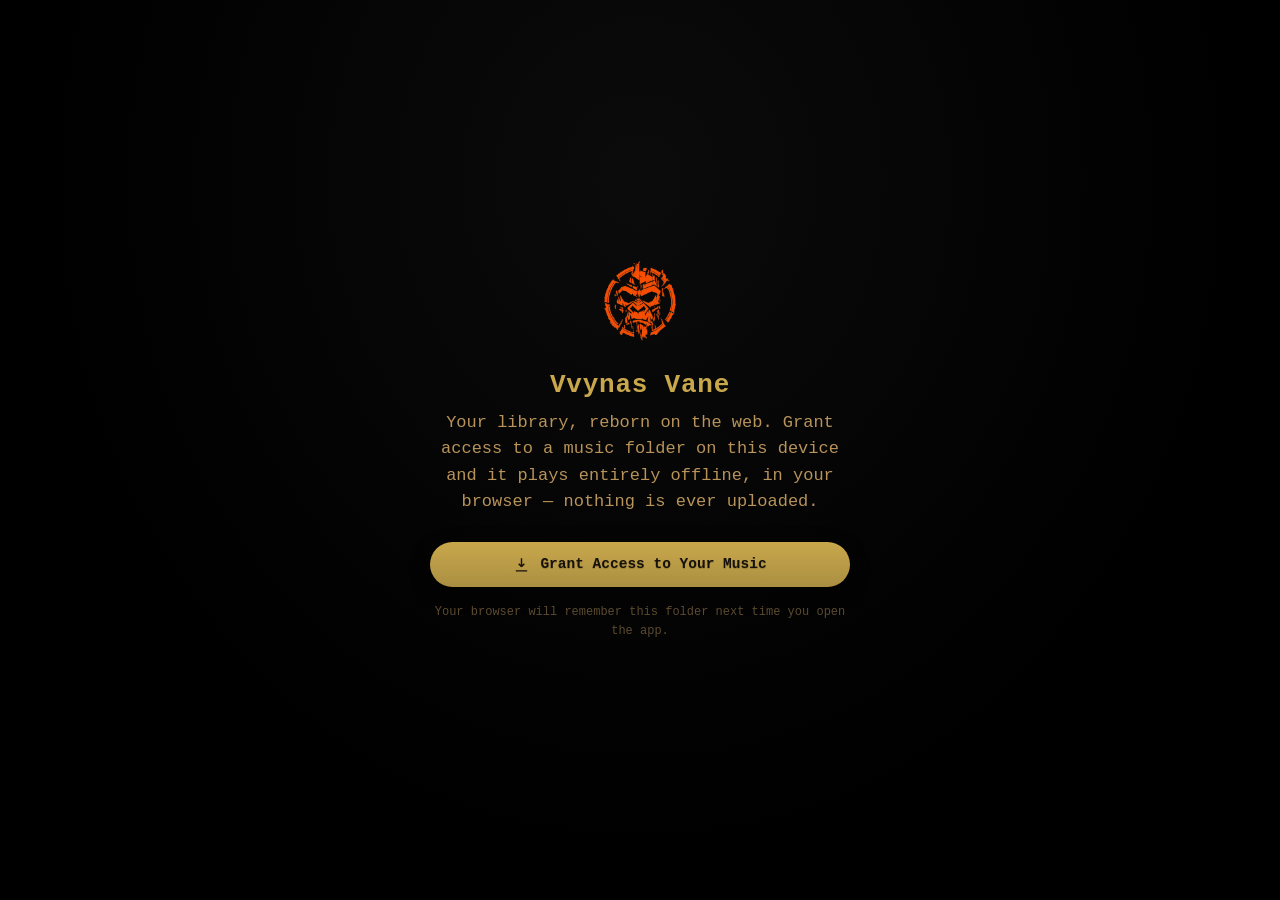
<file: index.html>
<!DOCTYPE html>
<html lang="en" data-theme="dark">
<head>
<meta charset="UTF-8">
<meta name="viewport" content="width=device-width, initial-scale=1, viewport-fit=cover, maximum-scale=1">
<title>Vvynas Vane — Music Player</title>
<meta name="description" content="Your local music library, reborn on the web.">
<meta name="theme-color" content="#000000">
<link rel="manifest" href="manifest.json">

<!-- Favicon: vector first (crisp at every size, modern browsers), with
     raster fallbacks for browsers/contexts that don't support SVG icons. -->
<link rel="icon" href="favicon.svg" type="image/svg+xml">
<link rel="icon" href="icon-32.png" sizes="32x32" type="image/png">
<link rel="icon" href="icon-16.png" sizes="16x16" type="image/png">
<link rel="shortcut icon" href="favicon.ico">

<!-- iOS "Add to Home Screen" — Safari only ever reads apple-touch-icon,
     never the manifest, so this is required for the icon to appear there. -->
<link rel="apple-touch-icon" href="apple-touch-icon.png">
<link rel="apple-touch-icon" sizes="152x152" href="apple-touch-icon-152.png">
<link rel="apple-touch-icon" sizes="167x167" href="apple-touch-icon-167.png">
<link rel="apple-touch-icon" sizes="180x180" href="apple-touch-icon.png">
<meta name="apple-mobile-web-app-capable" content="yes">
<meta name="apple-mobile-web-app-status-bar-style" content="black-translucent">
<meta name="apple-mobile-web-app-title" content="Vvynas Vane">
<meta name="mobile-web-app-capable" content="yes">
<link rel="stylesheet" href="style.css">
</head>
<body>

<canvas id="themeCanvas"></canvas>
<div id="rageBgLayer"></div>
<video id="bgVideoLayer" muted loop playsinline autoplay disablepictureinpicture></video>
<div id="vignetteOverlay"></div>
<div id="scanOverlay"></div>
<canvas id="pixieCanvas"></canvas>
<canvas id="rageCanvas"></canvas>
<div id="rageFlash"></div>
<div id="rageGlitchIntro">
  <canvas id="rageGlitchNoise"></canvas>
  <div class="rage-glitch-band rage-glitch-r"></div>
  <div class="rage-glitch-band rage-glitch-g"></div>
  <div class="rage-glitch-band rage-glitch-b"></div>
  <div class="rage-glitch-scan"></div>
  <div class="rage-glitch-tear"></div>
</div>

<!-- Storybook page-turn transition (plays on new song / swipe) -->
<div id="bookTransition">
  <div class="leaf left"></div>
  <div class="leaf right"></div>
</div>

<div id="app">

  <!-- ============ ONBOARDING ============ -->
  <div class="onboarding" id="onboarding">
    <div class="onboarding-card" id="onboardingCard">
      <img class="sigil-lg" src="favicon.svg" alt="Vvynas Vane" width="100" height="100">
      <h1>Vvynas Vane</h1>
      <p>Your library, reborn on the web. Grant access to a music folder on this device and it plays entirely offline, in your browser — nothing is ever uploaded.</p>
      <button class="btn-primary" id="grantAccessBtn">
        <svg viewBox="0 0 24 24" fill="none" stroke="currentColor" stroke-width="2"><path d="M12 3v12m0 0l-4-4m4 4l4-4M4 21h16"/></svg>
        Grant Access to Your Music
      </button>
      <div class="fine" id="fsApiNote"></div>
    </div>

    <!-- Connecting / scanning overlay — hourglass loader + cycling status -->
    <div class="connecting-card hidden" id="connectingCard">
      <div class="uib-hourglass" aria-hidden="true">
        <div class="half"></div>
        <div class="half"></div>
      </div>
      <div class="connecting-status" id="connectingStatus">Requesting access…</div>
      <div class="connecting-sub" id="connectingSub">This stays on your device.</div>
      <svg class="uib-track-loader" viewBox="0 0 50 31.25" preserveAspectRatio="xMidYMid meet" style="margin-top:22px;">
        <path class="track" stroke-width="4" fill="none" pathlength="100" d="M0.625 21.5 h10.25 l3.75 -5.875 l7.375 15 l9.75 -30 l7.375 20.875 v0 h10.25"/>
        <path class="car" stroke-width="4" fill="none" pathlength="100" d="M0.625 21.5 h10.25 l3.75 -5.875 l7.375 15 l9.75 -30 l7.375 20.875 v0 h10.25"/>
      </svg>
    </div>
  </div>

  <!-- ============ MAIN APP ============ -->
  <div class="app-body hidden" id="appBody">

    <!-- Sidebar (tablet / laptop) -->
    <nav class="sidebar" id="sidebar">
      <button class="sidebar-close-btn" id="sidebarCloseBtn" type="button" aria-label="Close menu">
        <svg viewBox="0 0 24 24" fill="none" stroke="currentColor" stroke-width="1.8" stroke-linecap="round"><path d="M6 6l12 12M18 6L6 18"/></svg>
      </button>
      <div class="brand" style="flex-direction:column;align-items:stretch;gap:0;">
        <canvas id="globeTitleCanvas"></canvas>
        <canvas id="heartTitleCanvas" class="hidden"></canvas>
        <span class="ravens-line" id="ravensLine">RAVENS DISPATCHED...</span>
      </div>

      <ul class="nav-list">
        <li><button class="nav-item active" data-view="songs">
          <svg viewBox="0 0 24 24" fill="none" stroke="currentColor" stroke-width="1.8"><path d="M9 18V5l12-2v13M9 18a3 3 0 11-6 0 3 3 0 016 0zm12-2a3 3 0 11-6 0 3 3 0 016 0z"/></svg>
          Library <span class="count" id="navSongsCount"></span>
        </button></li>
        <li><button class="nav-item" data-view="playlists">
          <svg viewBox="0 0 24 24" fill="none" stroke="currentColor" stroke-width="1.8"><path d="M4 6h16M4 12h10M4 18h10M18 15v6m3-3h-6"/></svg>
          Playlists <span class="count" id="navPlaylistsCount"></span>
        </button></li>
        <li><button class="nav-item" data-view="folders">
          <svg viewBox="0 0 24 24" fill="none" stroke="currentColor" stroke-width="1.8"><path d="M3 7a2 2 0 012-2h4l2 2h8a2 2 0 012 2v8a2 2 0 01-2 2H5a2 2 0 01-2-2V7z"/></svg>
          Folders <span class="count" id="navFoldersCount"></span>
        </button></li>
        <li><button class="nav-item" data-view="favorites">
          <svg viewBox="0 0 24 24" fill="none" stroke="currentColor" stroke-width="1.8"><path d="M20.8 4.6a5.5 5.5 0 00-7.8 0L12 5.6l-1-1a5.5 5.5 0 00-7.8 7.8l1 1L12 21l7.8-7.6 1-1a5.5 5.5 0 000-7.8z"/></svg>
          Favorites <span class="count" id="navFavoritesCount"></span>
        </button></li>
        <li><button class="nav-item" data-view="recent">
          <svg viewBox="0 0 24 24" fill="none" stroke="currentColor" stroke-width="1.8"><circle cx="12" cy="12" r="9"/><path d="M12 7v5l3.5 2"/></svg>
          Recently Played <span class="count" id="navRecentCount"></span>
        </button></li>
        <li><button class="nav-item" data-view="external">
          <svg viewBox="0 0 24 24" fill="none" stroke="currentColor" stroke-width="1.8"><path d="M15 10l4.55-2.276A1 1 0 0121 8.618v6.764a1 1 0 01-1.45.894L15 14M5 6h8a2 2 0 012 2v8a2 2 0 01-2 2H5a2 2 0 01-2-2V8a2 2 0 012-2z"/></svg>
          External <span class="count" id="navExternalCount"></span>
        </button></li>
      </ul>

      <ul class="nav-list" style="margin-top:10px;padding-top:10px;border-top:1px solid var(--divider);">
        <li><a class="nav-item" href="dj.html" style="text-decoration:none;display:flex;color:var(--accent2);">
          <svg viewBox="0 0 24 24" fill="none" stroke="currentColor" stroke-width="1.8"><circle cx="12" cy="12" r="10"/><path d="M8 15V9l8 3-8 3z"/></svg>
          ⚔ DJ Mode
        </a></li>
        <li><a class="nav-item" href="video.html" style="text-decoration:none;display:flex;">
          <svg viewBox="0 0 24 24" fill="none" stroke="currentColor" stroke-width="1.8"><rect x="2" y="5" width="15" height="14" rx="2"/><path d="M17 9l5-3v12l-5-3"/></svg>
          Video Player
        </a></li>
        <li><a class="nav-item" href="recap.html" style="text-decoration:none;display:flex;">
          <svg viewBox="0 0 24 24" fill="none" stroke="currentColor" stroke-width="1.8"><rect x="3" y="3" width="18" height="18" rx="2"/><path d="M8 12h8M8 16h5M8 8h3"/></svg>
          Recap
        </a></li>
      </ul>

      <div class="sidebar-foot">
        <div class="storage-pill"><span class="dot" id="storageDot"></span><span id="storageLabel">Loading library…</span></div>
        <button class="sidebar-btn" id="rescanBtn">
          <svg viewBox="0 0 24 24" fill="none" stroke="currentColor" stroke-width="1.8"><path d="M4 4v6h6M20 20v-6h-6M4.5 15a8 8 0 0014.5 3.5M19.5 9A8 8 0 005 5.5"/></svg>
          Change / rescan folder
        </button>
        <button class="sidebar-btn" id="installSidebarBtn">
          <svg viewBox="0 0 24 24" fill="none" stroke="currentColor" stroke-width="1.8"><path d="M12 17V3m0 14l-4-4m4 4l4-4M5 21h14"/></svg>
          Add to Home Screen
        </button>
        <button class="sidebar-btn" id="eqSidebarBtn">
          <svg viewBox="0 0 24 24" fill="none" stroke="currentColor" stroke-width="1.8" stroke-linecap="round"><path d="M4 21v-7M4 10V3M12 21v-9M12 8V3M20 21v-5M20 12V3M1 14h6M9 8h6M17 16h6"/></svg>
          Equalizer
        </button>
        <button class="sidebar-btn" id="lyricsSidebarBtn">
          <svg viewBox="0 0 24 24" fill="none" stroke="currentColor" stroke-width="1.8" stroke-linecap="round" stroke-linejoin="round"><path d="M21 15a2 2 0 01-2 2H8l-5 4V5a2 2 0 012-2h14a2 2 0 012 2z"/><path d="M8 8h8M8 12h5"/></svg>
          Lyrics
        </button>
        <button class="sidebar-btn" id="settingsBtn">
          <svg viewBox="0 0 24 24" fill="none" stroke="currentColor" stroke-width="1.8"><circle cx="12" cy="12" r="3"/><path d="M19.4 15a1.7 1.7 0 00.3 1.9l.1.1a2 2 0 11-2.8 2.8l-.1-.1a1.7 1.7 0 00-1.9-.3 1.7 1.7 0 00-1 1.5V21a2 2 0 11-4 0v-.1a1.7 1.7 0 00-1-1.6 1.7 1.7 0 00-1.9.3l-.1.1a2 2 0 11-2.8-2.8l.1-.1a1.7 1.7 0 00.3-1.9 1.7 1.7 0 00-1.5-1H3a2 2 0 110-4h.1a1.7 1.7 0 001.5-1 1.7 1.7 0 00-.3-1.9l-.1-.1a2 2 0 112.8-2.8l.1.1a1.7 1.7 0 001.9.3H9a1.7 1.7 0 001-1.5V3a2 2 0 114 0v.1a1.7 1.7 0 001 1.5 1.7 1.7 0 001.9-.3l.1-.1a2 2 0 112.8 2.8l-.1.1a1.7 1.7 0 00-.3 1.9V9a1.7 1.7 0 001.5 1H21a2 2 0 110 4h-.1a1.7 1.7 0 00-1.5 1z"/></svg>
          Themes &amp; Settings
        </button>
      </div>
    </nav>
    <div class="sidebar-backdrop" id="sidebarBackdrop"></div>

    <!-- Main column -->
    <main class="main">
      <header class="topbar">
        <button class="icon-btn mobile-menu-btn" id="mobileMenuBtn" type="button" aria-label="Open menu" aria-expanded="false" aria-controls="sidebar">
          <svg viewBox="0 0 24 24" fill="none" stroke="currentColor" stroke-width="1.8" stroke-linecap="round"><path d="M4 6h16M4 12h16M4 18h16"/></svg>
        </button>
        <h1 id="viewTitle">Library</h1>
        <div class="search-wrap">
          <svg viewBox="0 0 24 24" fill="none" stroke="currentColor" stroke-width="2"><circle cx="11" cy="11" r="7"/><path d="M21 21l-4.3-4.3"/></svg>
          <input type="text" id="searchInput" placeholder="Search songs, artists, albums, playlists…">
        </div>
        <select class="sort-select" id="sortSelect">
          <option value="title">Title A–Z</option>
          <option value="artist">Artist A–Z</option>
          <option value="album">Album A–Z</option>
          <option value="duration">Duration</option>
          <option value="size">File size</option>
          <option value="year">Year</option>
          <option value="dateAdded">Recently added</option>
          <option value="playCount">Most played</option>
        </select>
        <button class="icon-btn" id="shuffleAllBtn" title="Shuffle play all">
          <svg viewBox="0 0 24 24" fill="none" stroke="currentColor" stroke-width="2"><path d="M4 4h4l9 16h3M4 20h4l3-5.2M17 4h3v3M14 8.5L17 4M17 20v-3l3 0"/></svg>
        </button>
        <button class="icon-btn" id="homeCarouselBtn" title="Change background theme">
          <svg viewBox="0 0 24 24" fill="none" stroke="currentColor" stroke-width="1.8"><rect x="3" y="6" width="6" height="12" rx="1"/><rect x="9" y="3" width="6" height="18" rx="1"/><rect x="15" y="6" width="6" height="12" rx="1"/></svg>
        </button>
      </header>

      <div class="content-scroll" id="contentScroll">
        <!-- Songs view -->
        <section id="view-songs"></section>
        <!-- Playlists view -->
        <section id="view-playlists" class="hidden"></section>
        <!-- Playlist detail -->
        <section id="view-playlist-detail" class="hidden"></section>
        <!-- Folders view -->
        <section id="view-folders" class="hidden"></section>
        <!-- Folder detail -->
        <section id="view-folder-detail" class="hidden"></section>
        <!-- Favorites view -->
        <section id="view-favorites" class="hidden"></section>
        <!-- Recently Played (default system playlist) -->
        <section id="view-recent" class="hidden"></section>
        <!-- External playlists (YouTube playlist/channel embeds) -->
        <section id="view-external" class="hidden"></section>
      </div>
    </main>
  </div>

  <!-- ============ MINI PLAYER ============ -->
  <div class="mini-player with-sidebar hidden" id="miniPlayer">
    <div class="mini-progress"><div class="mini-progress-buffered" id="miniProgressBuffered"></div><div class="mini-progress-fill" id="miniProgressFill"></div></div>
    <div class="art" id="miniArt" style="width:46px;height:46px;border-radius:8px;"></div>
    <div class="meta">
      <div class="title" id="miniTitle">—</div>
      <div class="sub" id="miniArtist">—</div>
    </div>
    <div class="mini-volume" id="miniVolume">
      <button class="vol-mute-btn" id="miniMuteBtn" title="Mute / Unmute (M)" aria-label="Mute / Unmute"><svg viewBox="0 0 24 24" id="miniVolIcon"><path d="M11 5L6 9H2v6h4l5 4V5z"/><path d="M15.5 8.5a5 5 0 010 7M19 5a10 10 0 010 14"/></svg></button>
      <input type="range" class="vol-slider" id="miniVolSlider" min="0" max="100" step="1" value="100" aria-label="Volume" title="Volume (Shift + ↑ / ↓)">
    </div>
    <div class="controls">
      <button id="miniPrevBtn" title="Previous"><svg viewBox="0 0 24 24" fill="currentColor"><path d="M6 6h2v12H6zm3.5 6l10-6v12z"/></svg></button>
      <button id="miniPlayBtn" class="play-btn" title="Play/Pause"><svg viewBox="0 0 24 24" fill="currentColor" id="miniPlayIcon"><path id="miniPlayIconPath" d="M8,5 L10.82,6.79 L13.63,8.58 L16.45,10.37 L18.73,12.17 L15.91,13.97 L13.09,15.76 L10.28,17.55 L8,18.36 L8,15.02 L8,11.68 L8,8.34 Z"><animate id="miniPlayIconAnimate" attributeName="d" dur="0.32s" fill="freeze" begin="indefinite" calcMode="spline" keySplines="0.3 1 0.4 1"/></path></svg></button>
      <button id="miniNextBtn" title="Next"><svg viewBox="0 0 24 24" fill="currentColor"><path d="M16 6h2v12h-2zM4.5 6l10 6-10 6z"/></svg></button>
    </div>
  </div>

  <!-- ============ TAB BAR (phone) ============ -->
  <nav class="tabbar hidden" id="tabbar">
    <button class="active" data-view="songs">
      <svg viewBox="0 0 24 24" fill="none" stroke="currentColor" stroke-width="1.8"><path d="M9 18V5l12-2v13M9 18a3 3 0 11-6 0 3 3 0 016 0zm12-2a3 3 0 11-6 0 3 3 0 016 0z"/></svg>
      Library
    </button>
    <button data-view="playlists">
      <svg viewBox="0 0 24 24" fill="none" stroke="currentColor" stroke-width="1.8"><path d="M4 6h16M4 12h10M4 18h10M18 15v6m3-3h-6"/></svg>
      Playlists
    </button>
    <button data-view="folders">
      <svg viewBox="0 0 24 24" fill="none" stroke="currentColor" stroke-width="1.8"><path d="M3 7a2 2 0 012-2h4l2 2h8a2 2 0 012 2v8a2 2 0 01-2 2H5a2 2 0 01-2-2V7z"/></svg>
      Folders
    </button>
    <button data-view="favorites">
      <svg viewBox="0 0 24 24" fill="none" stroke="currentColor" stroke-width="1.8"><path d="M20.8 4.6a5.5 5.5 0 00-7.8 0L12 5.6l-1-1a5.5 5.5 0 00-7.8 7.8l1 1L12 21l7.8-7.6 1-1a5.5 5.5 0 000-7.8z"/></svg>
      Favorites
    </button>
    <button data-action="settings">
      <svg viewBox="0 0 24 24" fill="none" stroke="currentColor" stroke-width="1.8"><circle cx="12" cy="12" r="3"/><path d="M19.4 15a1.7 1.7 0 00.3 1.9M4.6 15a1.7 1.7 0 01-.3 1.9M12 3v2m0 14v2"/></svg>
      More
    </button>
  </nav>

  <!-- ============ FULL PLAYER ============ -->
  <div class="player-overlay" id="playerOverlay">
    <div class="player-top">
      <button class="chev" id="playerCollapseBtn"><svg viewBox="0 0 24 24" fill="none" stroke="currentColor" stroke-width="2"><path d="M19 9l-7 7-7-7"/></svg></button>
      <span class="label" id="playerSourceLabel">Now Playing</span>
      <button class="chev" id="playerQueueTopBtn"><svg viewBox="0 0 24 24" fill="none" stroke="currentColor" stroke-width="1.8"><path d="M4 6h16M4 12h10M4 18h16"/></svg></button>
    </div>
    <div class="player-scroll">
      <div class="player-art-wrap">
        <div class="art" id="playerArt"></div>
        <button class="art-edit-btn" id="editArtBtn" title="Change album art">
          <svg viewBox="0 0 24 24" fill="none" stroke="currentColor" stroke-width="1.8"><path d="M12 20h9M16.5 3.5a2.1 2.1 0 013 3L7 19l-4 1 1-4 12.5-12.5z"/></svg>
        </button>
        <button class="art-reset-btn hidden" id="resetArtBtn" title="Reset to default art">
          <svg viewBox="0 0 24 24" fill="none" stroke="currentColor" stroke-width="1.8"><path d="M3 12a9 9 0 109-9 9.75 9.75 0 00-6.74 2.74L3 8"/><path d="M3 3v5h5"/></svg>
        </button>
      </div>
      <input type="file" id="albumArtUploadInput" accept="image/*" style="display:none;">
      <div class="player-meta">
        <div class="title" id="playerTitle">—</div>
        <div class="artist" id="playerArtist">—</div>
      </div>

      <div class="player-seek">
        <div class="seek-track" id="seekTrack">
          <div class="seek-buffered" id="seekBuffered" title="How much of the file has finished loading"></div>
          <div class="seek-fill" id="seekFill"></div>
          <div class="seek-handle" id="seekHandle" style="left:0%"></div>
        </div>
        <div class="seek-times"><span id="curTime">0:00</span><span id="totalTime">0:00</span></div>
      </div>

      <div class="player-controls">
        <button class="pc-toggle" id="shuffleBtn" title="Shuffle"><svg viewBox="0 0 24 24" fill="none" stroke="currentColor" stroke-width="2"><path d="M4 4h4l9 16h3M4 20h4l3-5.2M17 4h3v3M14 8.5L17 4M17 20v-3l3 0"/></svg></button>
        <button class="pc-skip" id="prevBtn" title="Previous"><svg viewBox="0 0 24 24" fill="currentColor"><path d="M6 6h2v12H6zm3.5 6l10-6v12z"/></svg></button>
        <button class="pc-play" id="playBtn" title="Play/Pause"><svg viewBox="0 0 24 24" fill="currentColor" id="playIcon"><path id="playIconPath" d="M8,5 L10.82,6.79 L13.63,8.58 L16.45,10.37 L18.73,12.17 L15.91,13.97 L13.09,15.76 L10.28,17.55 L8,18.36 L8,15.02 L8,11.68 L8,8.34 Z"><animate id="playIconAnimate" attributeName="d" dur="0.32s" fill="freeze" begin="indefinite" calcMode="spline" keySplines="0.3 1 0.4 1"/></path></svg></button>
        <button class="pc-skip" id="nextBtn" title="Next"><svg viewBox="0 0 24 24" fill="currentColor"><path d="M16 6h2v12h-2zM4.5 6l10 6-10 6z"/></svg></button>
        <button class="pc-toggle" id="repeatBtn" title="Repeat"><svg viewBox="0 0 24 24" fill="none" stroke="currentColor" stroke-width="2"><path d="M17 2l4 4-4 4M3 11V9a4 4 0 014-4h14M7 22l-4-4 4-4M21 13v2a4 4 0 01-4 4H3"/></svg></button>
      </div>

      <div class="player-volume" id="playerVolume">
        <button class="vol-mute-btn" id="muteBtn" title="Mute / Unmute (M)" aria-label="Mute / Unmute"><svg viewBox="0 0 24 24" id="volIcon"><path d="M11 5L6 9H2v6h4l5 4V5z"/><path d="M15.5 8.5a5 5 0 010 7M19 5a10 10 0 010 14"/></svg></button>
        <input type="range" class="vol-slider" id="volSlider" min="0" max="100" step="1" value="100" aria-label="Volume" title="Volume (Shift + ↑ / ↓)">
        <span class="vol-value" id="volValue">100%</span>
      </div>

      <div class="player-bottom-row">
        <button id="favBtn" title="Favorite"><svg viewBox="0 0 24 24" fill="none" stroke="currentColor" stroke-width="2"><path d="M20.8 4.6a5.5 5.5 0 00-7.8 0L12 5.6l-1-1a5.5 5.5 0 00-7.8 7.8l1 1L12 21l7.8-7.6 1-1a5.5 5.5 0 000-7.8z"/></svg></button>
        <button id="addToPlaylistBtn" title="Add to playlist"><svg viewBox="0 0 24 24" fill="none" stroke="currentColor" stroke-width="2"><path d="M9 18V5l12-2v13M9 8l12-2M9 18a3 3 0 11-6 0 3 3 0 016 0z"/><path d="M21 12v6m3-3h-6" stroke-width="1.8"/></svg></button>
        <button id="queueBtn" title="Up next"><svg viewBox="0 0 24 24" fill="none" stroke="currentColor" stroke-width="1.8"><path d="M4 6h9M4 12h9M4 18h9M17 6v12m0 0l-3-3m3 3l3-3"/></svg></button>
        <button id="lyricsBtn" title="Lyrics (L)" aria-label="Lyrics"><svg viewBox="0 0 24 24" fill="none" stroke="currentColor" stroke-width="1.9" stroke-linecap="round" stroke-linejoin="round"><path d="M21 15a2 2 0 01-2 2H8l-5 4V5a2 2 0 012-2h14a2 2 0 012 2z"/><path d="M8 8h8M8 12h5"/></svg></button>
        <button id="eqBtn" title="Equalizer (E)" aria-label="Equalizer"><svg viewBox="0 0 24 24" fill="none" stroke="currentColor" stroke-width="1.9" stroke-linecap="round"><path d="M4 21v-7M4 10V3M12 21v-9M12 8V3M20 21v-5M20 12V3M1 14h6M9 8h6M17 16h6"/></svg></button>
      </div>
    </div>
  </div>

  <!-- ============ LYRICS VIEW ============
       Full-screen, above the player. Synced (LRC) lyrics follow the song;
       plain lyrics scroll. Logic lives in lyrics.js. -->
  <div class="lyrics-overlay" id="lyricsOverlay" role="dialog" aria-label="Lyrics" aria-hidden="true">
    <div class="ly-backdrop" id="lyBackdrop"></div>
    <div class="ly-shade"></div>
    <header class="ly-top">
      <button class="ly-icon" id="lyCloseBtn" aria-label="Close lyrics"><svg viewBox="0 0 24 24" fill="none" stroke="currentColor" stroke-width="2" stroke-linecap="round" stroke-linejoin="round"><path d="M19 9l-7 7-7-7"/></svg></button>
      <div class="ly-heading">
        <div class="ly-title" id="lyTitle">Lyrics</div>
        <div class="ly-artist" id="lyArtist"></div>
      </div>
      <button class="ly-icon" id="lyMenuBtn" aria-label="Lyrics options" aria-haspopup="true" aria-expanded="false"><svg viewBox="0 0 24 24" fill="currentColor"><circle cx="12" cy="5" r="1.8"/><circle cx="12" cy="12" r="1.8"/><circle cx="12" cy="19" r="1.8"/></svg></button>
    </header>
    <div class="ly-badge-row"><span class="ly-badge" id="lyBadge">No lyrics</span></div>

    <div class="ly-stage">
      <div class="ly-scroll" id="lyScroll" tabindex="0" aria-label="Lyrics">
        <div class="ly-lines hidden" id="lyLines"></div>
      </div>
      <button class="ly-jump hidden" id="lyJump">↓ Follow along</button>

      <div class="ly-empty hidden" id="lyEmpty">
        <div class="ly-empty-icon">♪</div>
        <div class="ly-empty-title" id="lyEmptyTitle">No lyrics for this song yet</div>
        <div class="ly-empty-msg" id="lyEmptyMsg"></div>
        <div class="ly-empty-btns" id="lyEmptyBtns">
          <button class="btn-primary" id="lyEmptySearch">Search online</button>
          <button class="btn-secondary" id="lyEmptyPaste">Paste or type lyrics</button>
          <button class="btn-secondary" id="lyEmptyImport">Import .lrc / .txt</button>
        </div>
        <div class="ly-empty-tip">Tip: keep a file named like the song (<b>Song.lrc</b>) in the same folder and it's picked up automatically.</div>
      </div>
      <div class="ly-loading hidden" id="lyLoading"><div class="ly-spinner" aria-hidden="true"></div><div id="lyLoadingMsg">Looking for lyrics…</div></div>

      <!-- options menu -->
      <div class="ly-menu hidden" id="lyMenu" role="menu">
        <button role="menuitem" data-act="search">🔎 <span>Search online <em>lrclib.net</em></span></button>
        <button role="menuitem" data-act="another" class="hidden">🔁 <span>Try another match</span></button>
        <button role="menuitem" data-act="edit">✏️ <span>Paste / edit lyrics</span></button>
        <button role="menuitem" data-act="import">📂 <span>Import .lrc / .txt file</span></button>
        <button role="menuitem" data-act="card">🖼 <span>Make a lyric card</span></button>
        <button role="menuitem" data-act="copy">📋 <span>Copy lyrics</span></button>
        <div class="ly-menu-row ly-shift-row"><span>⏱ Timing</span>
          <span class="ly-stepper"><button data-act="shift-" aria-label="Lyrics earlier">−</button><b class="ly-shift-val">0.0s</b><button data-act="shift+" aria-label="Lyrics later">+</button></span></div>
        <div class="ly-menu-row"><span>🔤 Text size</span>
          <span class="ly-stepper"><button data-act="size-" aria-label="Smaller text">A−</button><b class="ly-size-val">100%</b><button data-act="size+" aria-label="Larger text">A+</button></span></div>
        <button role="menuitemcheckbox" aria-checked="false" data-act="tele" class="ly-check">🧭 <span>Scroll unsynced lyrics with the song</span><i></i></button>
        <button role="menuitemcheckbox" aria-checked="false" data-act="auto" class="ly-check">🌐 <span>Search online when lyrics are missing</span><i></i></button>
        <button role="menuitem" data-act="remove" class="danger hidden">🗑 <span>Remove my saved lyrics</span></button>
      </div>

      <!-- editor -->
      <div class="ly-editor hidden" id="lyEditor">
        <div class="ly-editor-card">
          <h3>Your lyrics</h3>
          <textarea id="lyEditText" spellcheck="false" placeholder="Paste lyrics here.&#10;Timed lines like [01:23.45] the words… make them follow along."></textarea>
          <div class="ly-editor-actions">
            <button class="btn-secondary" id="lyEditImport">Import file…</button>
            <button class="btn-secondary" id="lyEditClear">Clear</button>
            <span class="grow"></span>
            <button class="btn-secondary" id="lyEditCancel">Cancel</button>
            <button class="btn-primary" id="lyEditSave">Save</button>
          </div>
        </div>
      </div>

      <!-- online-lookup consent -->
      <div class="ly-dialog hidden" id="lyDialog" role="alertdialog" aria-label="Search online for lyrics">
        <div class="ly-dialog-card">
          <h3>Search lrclib.net?</h3>
          <p>Everything here stays on your device — unless you say yes. To find lyrics, the song's <b>title, artist and length</b> are sent to <b>lrclib.net</b>, a free, open lyrics database. Nothing else is shared, and matches are saved here so they work offline afterwards.</p>
          <div class="ly-dialog-actions">
            <button class="btn-primary" id="lyDialogOnce">Search this once</button>
            <button class="btn-secondary" id="lyDialogAlways">Always allow when lyrics are missing</button>
            <button class="btn-secondary" id="lyDialogNo">Not now</button>
          </div>
        </div>
      </div>
    </div>

    <footer class="ly-bottom">
      <div class="ly-seekrow"><span id="lyCur">0:00</span>
        <div class="seek-track ly-seek" id="lySeek"><div class="seek-fill" id="lySeekFill" style="width:0%"></div></div>
        <span id="lyTotal">0:00</span></div>
      <div class="ly-transport">
        <button id="lyPrev" aria-label="Previous"><svg viewBox="0 0 24 24" fill="currentColor"><path d="M6 6h2v12H6zm3.5 6l10-6v12z"/></svg></button>
        <button id="lyPlay" class="ly-play" aria-label="Play"><svg class="i-play" viewBox="0 0 24 24" fill="currentColor"><path d="M8 5v14l11-7z"/></svg><svg class="i-pause" viewBox="0 0 24 24" fill="currentColor"><path d="M7 5h4v14H7zM13 5h4v14h-4z"/></svg></button>
        <button id="lyNext" aria-label="Next"><svg viewBox="0 0 24 24" fill="currentColor"><path d="M16 6h2v12h-2zM4.5 6l10 6-10 6z"/></svg></button>
      </div>
    </footer>
    <input type="file" id="lyFileInput" accept=".lrc,.txt,text/plain" style="display:none;">
  </div>

  <!-- ============ UP NEXT SHEET ============ -->
  <div class="sheet-overlay" id="sheetOverlay"></div>
  <div class="sheet" id="queueSheet">
    <div class="sheet-handle"></div>
    <div class="sheet-head"><h2>Up Next</h2><button class="icon-btn" id="closeQueueBtn">✕</button></div>
    <div class="sheet-body" id="queueList"></div>
  </div>

  <!-- ============ SONG ACTIONS SHEET ============
       Opened from the single ⋮ kebab on each row. Full-width, generously
       tall tappable rows on purpose — this replaced three cramped icon
       buttons that were easy to miss and land on the row (which plays)
       instead. One bigger, isolated target per row + a proper menu for
       the actions is the same pattern Spotify/Apple Music/YouTube Music
       use for this exact situation. -->
  <div class="sheet-overlay" id="rowActionsSheetOverlay"></div>
  <div class="sheet" id="rowActionsSheet">
    <div class="sheet-handle"></div>
    <div class="sheet-head">
      <div class="row-actions-sheet-title">
        <div class="t" id="rowActionsSongTitle"></div>
        <div class="s" id="rowActionsSongArtist"></div>
      </div>
      <button class="icon-btn" id="closeRowActionsBtn">✕</button>
    </div>
    <div class="sheet-body" id="rowActionsList"></div>
  </div>

  <!-- ============ ADD TO PLAYLIST MODAL ============ -->
  <div class="modal-overlay" id="playlistModalOverlay">
    <div class="modal">
      <h3 id="playlistModalTitle">Add to Playlist</h3>
      <div id="playlistPickList"></div>
      <button class="btn-secondary" id="newPlaylistFromModalBtn" style="margin-top:14px;">+ New Playlist</button>
      <div class="modal-actions"><button class="btn-secondary" id="closePlaylistModalBtn" style="margin-top:0;">Close</button></div>
    </div>
  </div>

  <!-- ============ NEW PLAYLIST MODAL ============ -->
  <div class="modal-overlay" id="newPlaylistModalOverlay">
    <div class="modal">
      <h3 id="newPlaylistModalTitle">New Playlist</h3>
      <input type="text" id="newPlaylistInput" placeholder="Playlist name" maxlength="60">
      <div class="modal-actions">
        <button class="btn-secondary" id="cancelNewPlaylistBtn">Cancel</button>
        <button class="btn-primary" id="confirmNewPlaylistBtn">Create</button>
      </div>
    </div>
  </div>

  <!-- ============ SETTINGS MODAL ============ -->
  <div class="modal-overlay" id="settingsModalOverlay">
    <div class="modal" style="max-width:420px;">
      <h3>Themes &amp; Settings</h3>

      <div class="theme-row">
        <span class="lbl">Light mode</span>
        <button class="switch" id="lightModeSwitch"></button>
      </div>
      <div class="theme-row">
        <span class="lbl">Resume last folder on open</span>
        <button class="switch on" id="resumeSwitch"></button>
      </div>

      <div class="rage-toggle-row">
        <span class="lbl">🔥 Rage Mode <span style="color:var(--text-muted);font-size:10.5px;">(audio-reactive, full app)</span></span>
        <button class="rage-switch" id="rageModeSwitch"></button>
      </div>

      <div class="section-label" style="margin-top:16px;">Custom Colors</div>
      <div class="color-row">
        <span class="lbl">Accent color</span>
        <div class="color-swatch-wrap">
          <span class="hex-label" id="accentColorHex">#C9A84C</span>
          <input type="color" id="accentColorInput" value="#C9A84C">
        </div>
      </div>
      <div class="color-row">
        <span class="lbl">Highlight color</span>
        <div class="color-swatch-wrap">
          <span class="hex-label" id="accent2ColorHex">#B22222</span>
          <input type="color" id="accent2ColorInput" value="#B22222">
        </div>
      </div>
      <button class="btn-secondary reset-colors-btn" id="resetColorsBtn">Reset to Westeros Gold</button>

      <div class="section-label" style="margin-top:16px;">🖼 Background Image <span style="color:var(--text-muted);font-size:10.5px;">(shows in Light, Dark & Rage Mode)</span></div>
      <div class="rage-bg-grid" id="rageBgGrid"></div>
      <input type="file" id="rageBgUploadInput" accept="image/*" style="display:none;">

      <div class="section-label" style="margin-top:16px;">Ambience Effect <span style="color:var(--text-muted);font-size:10.5px;">(only in Rage Mode)</span></div>
      <div class="rage-drip-grid" id="rageDripGrid"></div>

      <div class="section-label" style="margin-top:16px;">Album Art Style</div>
      <div class="art-style-grid" id="artStyleGrid"></div>

      <div class="section-label" style="margin-top:16px;">Cursor</div>
      <div class="art-style-grid" id="cursorGrid"></div>

      <div class="section-label" style="margin-top:16px;">Font (8 styles)</div>
      <div class="font-grid" id="fontGrid"></div>

      <div class="section-label" style="margin-top:16px;display:flex;align-items:center;justify-content:space-between;gap:10px;">
        <span>Animated Background (42 themes) <span style="color:var(--text-muted);font-size:10.5px;">— or upload your own video</span></span>
        <button class="carousel-launch-btn" id="openThemeCarouselBtn" type="button">🎠 Carousel</button>
      </div>
      <div class="theme-grid" id="themeGrid"></div>
      <input type="file" id="themeVideoUploadInput" accept="video/*" style="display:none;">

      <div class="section-label" style="margin-top:16px;">Now Playing Overlay Strength <span style="color:var(--text-muted);font-size:10.5px;">(keeps song details readable over any background)</span></div>
      <div class="overlay-strength-row">
        <span class="overlay-strength-icon" title="Background fully visible">☾</span>
        <input type="range" id="overlayStrengthInput" min="0" max="100" step="5" value="55">
        <span class="overlay-strength-icon" title="Song details fully shielded">◆</span>
        <span class="overlay-strength-value" id="overlayStrengthValue">55%</span>
      </div>

      <div class="section-label" style="margin-top:16px;">Song List Darkness <span style="color:var(--text-muted);font-size:10.5px;">(dims the background behind your library list)</span></div>
      <div class="overlay-strength-row">
        <span class="overlay-strength-icon" title="Background fully visible">☾</span>
        <input type="range" id="songListOverlayInput" min="0" max="100" step="5" value="40">
        <span class="overlay-strength-icon" title="Song list panel near-black">◆</span>
        <span class="overlay-strength-value" id="songListOverlayValue">40%</span>
      </div>

      <div class="section-label" style="margin-top:16px;">⌨ Keyboard Shortcuts</div>
      <div class="shortcut-list" id="shortcutList"></div>
      <div class="shortcut-note" id="shortcutNote"></div>

      <div class="modal-actions">
        <button class="btn-secondary" id="closeSettingsBtn">Close</button>
        <button class="btn-primary" id="settingsRescanBtn">Change Folder</button>
      </div>
      <div class="modal-actions" style="margin-top:8px;">
        <button class="btn-secondary" id="settingsEqBtn" type="button" style="margin-top:0;">🎚 Equalizer</button>
        <button class="btn-secondary" id="settingsLyricsBtn" type="button" style="margin-top:0;">💬 Lyrics</button>
      </div>
      <div class="modal-actions" style="margin-top:8px;">
        <a href="video.html" class="btn-secondary" style="margin-top:0;text-decoration:none;text-align:center;">Video Player</a>
        <a href="recap.html" class="btn-secondary" style="margin-top:0;text-decoration:none;text-align:center;">Recap</a>
      </div>
      <div class="modal-actions" style="margin-top:8px;">
        <a href="dj.html" class="btn-secondary" style="margin-top:0;text-decoration:none;text-align:center;width:100%;color:var(--accent2);border-color:var(--accent2);">⚔ Enter DJ Mode</a>
      </div>

      <div class="section-label" style="margin-top:16px;">Legal &amp; Info</div>
      <div class="modal-actions" style="margin-top:0;">
        <a href="about.html" class="btn-secondary" style="margin-top:0;text-decoration:none;text-align:center;">About &amp; Contact</a>
      </div>
      <div class="modal-actions" style="margin-top:8px;">
        <a href="privacy.html" class="btn-secondary" style="margin-top:0;text-decoration:none;text-align:center;">Privacy Policy</a>
        <a href="terms.html" class="btn-secondary" style="margin-top:0;text-decoration:none;text-align:center;">Terms &amp; Conditions</a>
      </div>
    </div>
  </div>

  <!-- ============ iOS INSTALL INSTRUCTIONS MODAL ============ -->
  <div class="modal-overlay" id="iosModalOverlay">
    <div class="modal">
      <h3>Add to Home Screen</h3>
      <ol class="ios-steps">
        <li><span class="num">1</span>Tap the <strong>Share</strong> icon in Safari's toolbar.</li>
        <li><span class="num">2</span>Scroll down and tap <strong>Add to Home Screen</strong>.</li>
        <li><span class="num">3</span>Tap <strong>Add</strong> — Vvynas Vane now opens full-screen like any other app.</li>
      </ol>
      <div class="modal-actions"><button class="btn-primary" id="closeIosModalBtn">Got it</button></div>
    </div>
  </div>

  <!-- ============ BACKGROUND TEMPLATE CAROUSEL ============
       A coverflow-style alternative to scrolling the theme grid: the
       centered card is the live preview (the real animated background
       swaps in behind this translucent panel as you browse), side cards
       recede in a shallow 3D arc left/right, and the strip wraps end to
       end so spinning past the last theme loops back to the first —
       like rotating a small globe of previews rather than a flat list. -->
  <div class="modal-overlay theme-carousel-overlay" id="themeCarouselOverlay">
    <div class="theme-carousel-shell">
      <button class="tc-close" id="tcCloseBtn" aria-label="Close carousel">✕</button>
      <div class="tc-title">Spin to a Background</div>
      <div class="tc-stage">
        <button class="tc-nav tc-nav-left" id="tcPrevBtn" aria-label="Previous background">‹</button>
        <div class="tc-track" id="tcTrack"></div>
        <button class="tc-nav tc-nav-right" id="tcNextBtn" aria-label="Next background">›</button>
      </div>
      <div class="tc-current-label" id="tcCurrentLabel"></div>
      <button class="btn-primary tc-confirm" id="tcConfirmBtn">Use This Background</button>
    </div>
  </div>

</div>

<div id="toast"></div>

<input type="file" id="folderFallbackInput" webkitdirectory multiple accept="audio/*,.mp3,.mp2,.m4a,.m4b,.m4p,.m4r,.aac,.wav,.wave,.flac,.ogg,.oga,.ogx,.opus,.weba,.webm,.wma,.aiff,.aif,.aifc,.amr,.mka,.caf,.3gp,.3g2,.3ga,.spx,.ape,.mpc,.tta,.wv,.au,.snd,.mid,.midi" class="hidden">

<script src="shared.js"></script>
<script src="eq.js"></script>
<script src="lyrics.js"></script>
<script src="app.js"></script>
</body>
</html>
</file>
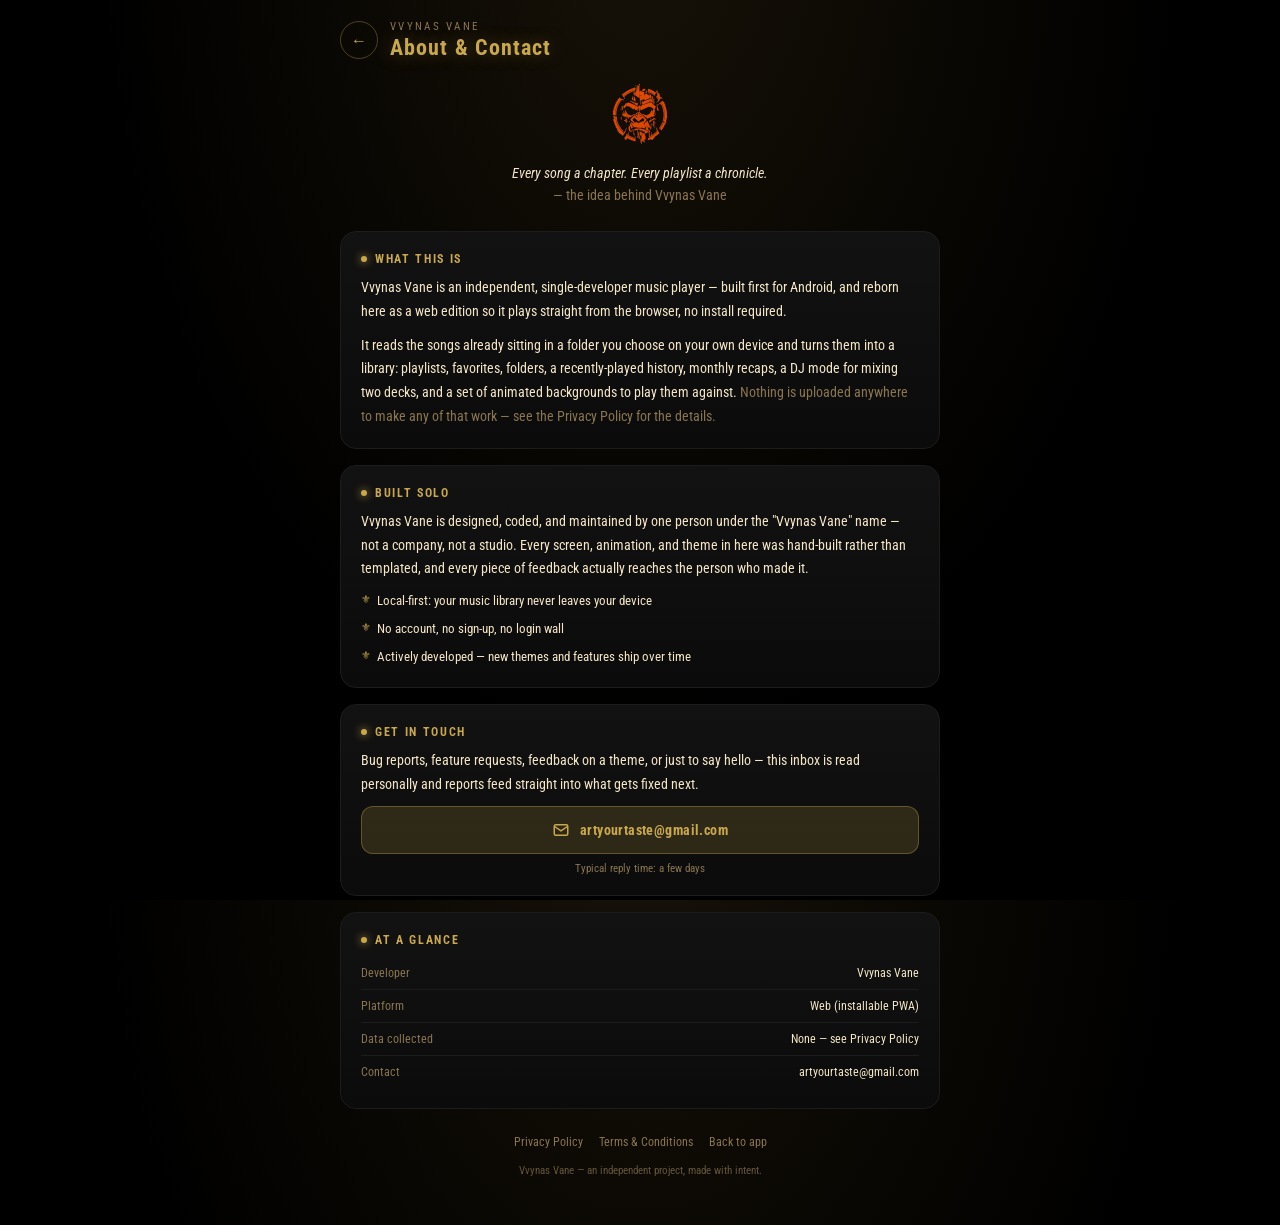
<file: about.html>
<!DOCTYPE html>
<html lang="en">
<head>
<meta charset="UTF-8">
<meta name="viewport" content="width=device-width, initial-scale=1, viewport-fit=cover, maximum-scale=1">
<title>About &amp; Contact — Vvynas Vane</title>
<meta name="theme-color" content="#000000">
<meta name="description" content="About the Vvynas Vane music player and how to reach the developer.">
<link rel="manifest" href="manifest.json">

<!-- Favicon: vector first (crisp at every size, modern browsers), with
     raster fallbacks for browsers/contexts that don't support SVG icons. -->
<link rel="icon" href="favicon.svg" type="image/svg+xml">
<link rel="icon" href="icon-32.png" sizes="32x32" type="image/png">
<link rel="icon" href="icon-16.png" sizes="16x16" type="image/png">
<link rel="shortcut icon" href="favicon.ico">

<!-- iOS "Add to Home Screen" — Safari only ever reads apple-touch-icon,
     never the manifest, so this is required for the icon to appear there. -->
<link rel="apple-touch-icon" href="apple-touch-icon.png">
<link rel="apple-touch-icon" sizes="152x152" href="apple-touch-icon-152.png">
<link rel="apple-touch-icon" sizes="167x167" href="apple-touch-icon-167.png">
<link rel="apple-touch-icon" sizes="180x180" href="apple-touch-icon.png">
<meta name="apple-mobile-web-app-capable" content="yes">
<meta name="apple-mobile-web-app-status-bar-style" content="black-translucent">
<meta name="apple-mobile-web-app-title" content="Vvynas Vane">
<meta name="mobile-web-app-capable" content="yes">
<style>
  @import url('https://fonts.googleapis.com/css2?family=Roboto:wght@300;400;500;700;900&family=Roboto+Condensed:wght@400;700&display=swap');
  :root{
    --bg0:#000; --bg1:#0B0B0B; --bg2:#121212;
    --gold:#C9A84C; --gold-dim:rgba(201,168,76,.18); --gold-line:rgba(201,168,76,.35);
    --crimson:#B22222; --text:#F5E6C8; --muted:#8A7550; --divider:#1C1C1C;
  }
  * { box-sizing:border-box; -webkit-tap-highlight-color:transparent; }
  html,body{ height:100%; margin:0; }
  body{
    background:radial-gradient(ellipse at 50% -10%, #171208 0%, var(--bg0) 60%);
    color:var(--text); font-family:'Roboto Condensed','Roboto',ui-sans-serif,sans-serif;
    overflow-x:hidden;
  }
  #wrap{ max-width:640px; margin:0 auto; padding:calc(20px + env(safe-area-inset-top,0px)) 20px calc(48px + env(safe-area-inset-bottom,0px)); position:relative; z-index:1; }

  .top-row{ display:flex; align-items:center; gap:12px; margin-bottom:22px; }
  .back-btn{ width:38px; height:38px; border-radius:50%; border:1px solid var(--gold-line); display:flex; align-items:center; justify-content:center; color:var(--gold); text-decoration:none; flex:none; font-size:16px; }
  .back-btn:active{ background:var(--gold-dim); }
  .eyebrow{ font-size:10.5px; letter-spacing:.22em; text-transform:uppercase; color:var(--muted); }
  h1{ font-size:22px; letter-spacing:.05em; margin:2px 0 0; color:var(--gold); text-shadow:0 0 18px rgba(201,168,76,.35); }

  .sigil{ width:64px; height:64px; margin:18px auto 8px; display:block; opacity:.9; }

  .lede{ text-align:center; font-size:13.5px; line-height:1.7; color:var(--text); padding:2px 6px 8px; font-style:italic; }
  .lede .mute{ color:var(--muted); font-style:normal; }

  .card{ background:linear-gradient(180deg, var(--bg2), var(--bg1)); border:1px solid var(--divider); border-radius:16px; padding:20px; margin-top:16px; }
  .card h2{ font-size:12px; letter-spacing:.14em; text-transform:uppercase; color:var(--gold); margin:0 0 10px; display:flex; align-items:center; gap:8px; }
  .card h2::before{ content:""; width:6px; height:6px; border-radius:50%; background:var(--gold); box-shadow:0 0 8px var(--gold); }
  .card p{ font-size:13.5px; line-height:1.75; color:var(--text); margin:0 0 10px; }
  .card p:last-child{ margin-bottom:0; }
  .card p .mute{ color:var(--muted); }

  .feature-list{ list-style:none; margin:0; padding:0; display:grid; gap:8px; }
  .feature-list li{ font-size:12.5px; line-height:1.6; color:var(--text); padding-left:16px; position:relative; }
  .feature-list li::before{ content:"⚜"; position:absolute; left:0; top:0; color:var(--gold); font-size:11px; }

  .contact-btn{ display:flex; align-items:center; justify-content:center; gap:10px; width:100%; padding:14px; margin-top:6px; border-radius:12px; border:1px solid var(--gold-line); background:var(--gold-dim); color:var(--gold); text-decoration:none; font-size:14px; font-weight:700; letter-spacing:.03em; }
  .contact-btn:active{ background:rgba(201,168,76,.3); }
  .contact-sub{ text-align:center; font-size:11px; color:var(--muted); margin-top:8px; }

  .meta-row{ display:flex; justify-content:space-between; font-size:11.5px; color:var(--muted); padding:9px 0; border-bottom:1px solid var(--divider); }
  .meta-row:last-child{ border-bottom:none; }
  .meta-row .v{ color:var(--text); }

  .foot-links{ display:flex; flex-wrap:wrap; gap:8px 16px; justify-content:center; margin-top:26px; }
  .foot-links a{ font-size:11.5px; color:var(--muted); text-decoration:none; border-bottom:1px solid transparent; }
  .foot-links a:hover, .foot-links a:active{ color:var(--gold); border-color:var(--gold-line); }
  .foot-note{ text-align:center; font-size:10.5px; color:var(--muted); margin-top:14px; opacity:.7; }
</style>
</head>
<body>
<div id="wrap">

  <div class="top-row">
    <a class="back-btn" href="index.html" aria-label="Back">←</a>
    <div>
      <div class="eyebrow">Vvynas Vane</div>
      <h1>About &amp; Contact</h1>
    </div>
  </div>

  <img class="sigil" src="favicon.svg" alt="Vvynas Vane" width="64" height="64">
  <p class="lede">Every song a chapter. Every playlist a chronicle.<br><span class="mute">— the idea behind Vvynas Vane</span></p>

  <div class="card">
    <h2>What this is</h2>
    <p>Vvynas Vane is an independent, single-developer music player — built first for Android, and reborn here as a web edition so it plays straight from the browser, no install required.</p>
    <p>It reads the songs already sitting in a folder you choose on your own device and turns them into a library: playlists, favorites, folders, a recently-played history, monthly recaps, a DJ mode for mixing two decks, and a set of animated backgrounds to play them against. <span class="mute">Nothing is uploaded anywhere to make any of that work — see the Privacy Policy for the details.</span></p>
  </div>

  <div class="card">
    <h2>Built solo</h2>
    <p>Vvynas Vane is designed, coded, and maintained by one person under the "Vvynas Vane" name — not a company, not a studio. Every screen, animation, and theme in here was hand-built rather than templated, and every piece of feedback actually reaches the person who made it.</p>
    <ul class="feature-list">
      <li>Local-first: your music library never leaves your device</li>
      <li>No account, no sign-up, no login wall</li>
      <li>Actively developed — new themes and features ship over time</li>
    </ul>
  </div>

  <div class="card">
    <h2>Get in touch</h2>
    <p>Bug reports, feature requests, feedback on a theme, or just to say hello — this inbox is read personally and reports feed straight into what gets fixed next.</p>
    <a class="contact-btn" href="mailto:artyourtaste@gmail.com?subject=Vvynas%20Vane%20—%20">
      <svg width="18" height="18" viewBox="0 0 24 24" fill="none" stroke="currentColor" stroke-width="2"><rect x="3" y="5" width="18" height="14" rx="2"/><path d="m3 7 9 6 9-6"/></svg>
      artyourtaste@gmail.com
    </a>
    <div class="contact-sub">Typical reply time: a few days</div>
  </div>

  <div class="card">
    <h2>At a glance</h2>
    <div class="meta-row"><span>Developer</span><span class="v">Vvynas Vane</span></div>
    <div class="meta-row"><span>Platform</span><span class="v">Web (installable PWA)</span></div>
    <div class="meta-row"><span>Data collected</span><span class="v">None — see Privacy Policy</span></div>
    <div class="meta-row"><span>Contact</span><span class="v">artyourtaste@gmail.com</span></div>
  </div>

  <div class="foot-links">
    <a href="privacy.html">Privacy Policy</a>
    <a href="terms.html">Terms &amp; Conditions</a>
    <a href="index.html">Back to app</a>
  </div>
  <div class="foot-note">Vvynas Vane — an independent project, made with intent.</div>

</div>
<script src="shared.js"></script>
</body>
</html>
</file>
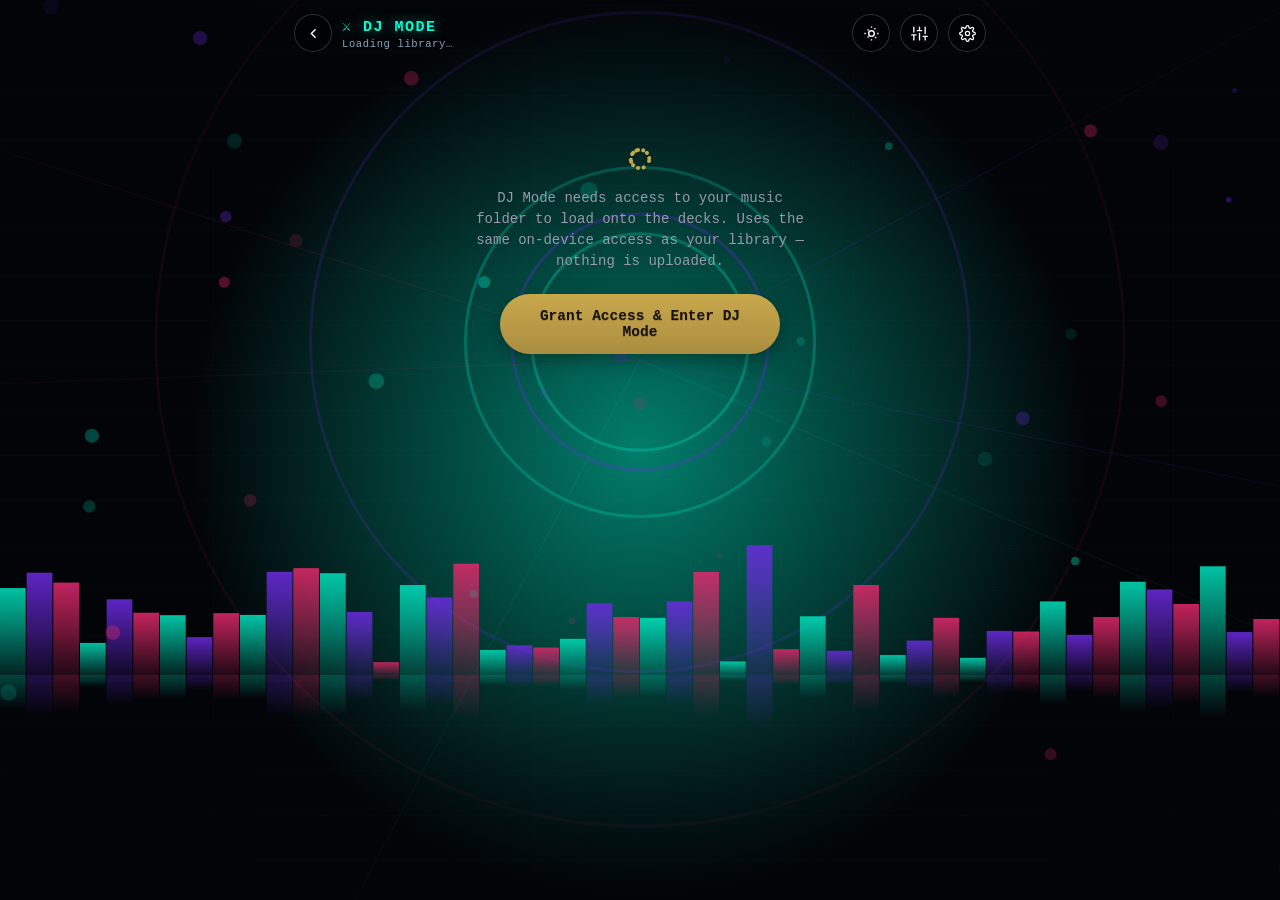
<file: dj.html>
<!DOCTYPE html>
<html lang="en" data-theme="dark">
<head>
<meta charset="UTF-8">
<meta name="viewport" content="width=device-width, initial-scale=1, viewport-fit=cover, maximum-scale=1">
<title>DJ Mode — Vvynas Vane</title>
<meta name="theme-color" content="#000000">
<link rel="manifest" href="manifest.json">

<!-- Favicon: vector first (crisp at every size, modern browsers), with
     raster fallbacks for browsers/contexts that don't support SVG icons. -->
<link rel="icon" href="favicon.svg" type="image/svg+xml">
<link rel="icon" href="icon-32.png" sizes="32x32" type="image/png">
<link rel="icon" href="icon-16.png" sizes="16x16" type="image/png">
<link rel="shortcut icon" href="favicon.ico">

<!-- iOS "Add to Home Screen" — Safari only ever reads apple-touch-icon,
     never the manifest, so this is required for the icon to appear there. -->
<link rel="apple-touch-icon" href="apple-touch-icon.png">
<link rel="apple-touch-icon" sizes="152x152" href="apple-touch-icon-152.png">
<link rel="apple-touch-icon" sizes="167x167" href="apple-touch-icon-167.png">
<link rel="apple-touch-icon" sizes="180x180" href="apple-touch-icon.png">
<meta name="apple-mobile-web-app-capable" content="yes">
<meta name="apple-mobile-web-app-status-bar-style" content="black-translucent">
<meta name="apple-mobile-web-app-title" content="Vvynas Vane">
<meta name="mobile-web-app-capable" content="yes">
<link rel="stylesheet" href="style.css">
<style>
  body { overflow-y: auto; overflow-x: hidden; background: #000000; font-family: 'Courier New', ui-monospace, monospace; }

  /* --- Scrolling, made visible & easy everywhere -----------------------
     The native scrollbar was the default overlay style: invisible until
     mid-drag on desktop, and on touch devices (iOS/Android) it's basically
     never grabbable at all — that's why it felt "rarely visible." Two
     fixes, layered so every platform gets one that actually works for it:
     1) A persistent, on-brand scrollbar for browsers that support styling
        one (desktop Chrome/Edge/Safari + Firefox) instead of a thin grey
        overlay that fades away.
     2) A floating scroll-to-top control (below, near the closing tags)
        for every platform, mobile included, where scrollbar styling is
        ignored outright — always visible once you've scrolled, one tap
        back to the top, with a ring that fills to show how far down you
        are. */
  * { scrollbar-width: thin; scrollbar-color: #7B2FFF rgba(255,255,255,.06); }
  ::-webkit-scrollbar { width: 11px; height: 11px; }
  ::-webkit-scrollbar-track { background: rgba(255,255,255,.05); border-radius: 10px; }
  ::-webkit-scrollbar-thumb { background: linear-gradient(180deg, #00FFD4, #7B2FFF); border-radius: 10px; border: 2.5px solid #0a0a12; background-clip: padding-box; }
  ::-webkit-scrollbar-thumb:hover { background: linear-gradient(180deg, #4dffe4, #9153ff); background-clip: padding-box; }

  .dj-scrolltop {
    position: fixed; right: calc(16px + env(safe-area-inset-right,0px)); bottom: calc(20px + env(safe-area-inset-bottom,0px));
    width: 52px; height: 52px; border-radius: 50%; padding: 0; cursor: grab;
    /* Iron-and-wax-seal badge: a struck bronze medallion instead of a flat
       glass chip — hammered radial shading, a beveled gold rim, deep
       shadow like it's set slightly into the page. */
    background: radial-gradient(circle at 35% 28%, #3a2f22, #14100a 72%);
    border: 2px solid #8a6a3a;
    display: flex; align-items: center; justify-content: center; color: #fff; z-index: 6;
    box-shadow: 0 6px 20px rgba(0,0,0,.6), 0 0 0 1px rgba(0,0,0,.5), inset 0 1px 1px rgba(255,214,140,.35), inset 0 -3px 5px rgba(0,0,0,.6);
    opacity: 0; transform: translateY(16px) scale(.8); pointer-events: none;
    transition: opacity .25s ease, transform .3s cubic-bezier(.3,1.5,.4,1), box-shadow .2s ease;
  }
  .dj-scrolltop.show { opacity: 1; transform: translateY(0) scale(1); pointer-events: auto; }
  .dj-scrolltop:hover { box-shadow: 0 6px 22px rgba(0,0,0,.6), 0 0 0 1px rgba(0,0,0,.5), inset 0 1px 1px rgba(255,214,140,.5), inset 0 -3px 5px rgba(0,0,0,.6), 0 0 14px rgba(232,196,104,.35); }
  .dj-scrolltop:active { transform: scale(.9); cursor: grabbing; }
  .dj-scrolltop-ring { position: absolute; inset: 0; width: 100%; height: 100%; transform: rotate(-90deg); }
  .dj-scrolltop-track { fill: none; stroke: rgba(255,255,255,.14); stroke-width: 3; }
  .dj-scrolltop-fill { fill: none; stroke: url(#djScrollGrad); stroke-width: 3; stroke-linecap: round; stroke-dasharray: 119.4; stroke-dashoffset: 119.4; }
  .dj-scrolltop-arrow { width: 19px; height: 19px; animation: djArrowRise 1.7s ease-in-out infinite; transform-origin: 50% 90%; }
  /* A small rise-and-settle instead of a plain float, so the arrow still
     reads as reaching upward toward the top of the page. */
  @keyframes djArrowRise { 0%, 100% { transform: translateY(0); } 50% { transform: translateY(-2px); } }
  @media (max-width: 400px) { .dj-scrolltop { width: 46px; height: 46px; right: calc(12px + env(safe-area-inset-right,0px)); bottom: calc(16px + env(safe-area-inset-bottom,0px)); } }

  /* Same marker, scaled down, for panels that scroll independently of the
     page — the Battle Queue list and each modal sheet (song picker,
     settings, about). Mounted by JS in a stable wrapper so it survives
     the panel's own content being re-rendered. */
  .dj-mini-scrolltop {
    position: absolute; right: 8px; bottom: 8px; width: 30px; height: 30px; border-radius: 50%; padding: 0; cursor: grab;
    background: radial-gradient(circle at 35% 28%, #3a2f22, #14100a 72%);
    border: 1.5px solid #8a6a3a;
    display: flex; align-items: center; justify-content: center; z-index: 3;
    box-shadow: 0 3px 10px rgba(0,0,0,.55), inset 0 1px 1px rgba(255,214,140,.3), inset 0 -2px 3px rgba(0,0,0,.6);
    opacity: 0; transform: scale(.7); pointer-events: none;
    transition: opacity .2s ease, transform .25s cubic-bezier(.3,1.5,.4,1);
  }
  .dj-mini-scrolltop.show { opacity: 1; transform: scale(1); pointer-events: auto; }
  .dj-mini-scrolltop:active { transform: scale(.88); cursor: grabbing; }
  .dj-mini-scrolltop--modal { bottom: 62px; } /* clears the sticky CLOSE footer */
  .dj-mini-scrolltop-ring { position: absolute; inset: 0; width: 100%; height: 100%; transform: rotate(-90deg); }
  .dj-mini-scrolltop-track { fill: none; stroke: rgba(255,255,255,.16); stroke-width: 2.4; }
  .dj-mini-scrolltop-fill { fill: none; stroke: url(#djScrollGrad); stroke-width: 2.4; stroke-linecap: round; }
  .dj-mini-scrolltop-arrow { width: 13px; height: 13px; animation: djArrowRise 1.7s ease-in-out infinite; transform-origin: 50% 90%; }
  /* <canvas> is a replaced element (like <img>) — position:fixed;inset:0
     alone doesn't stretch it to the viewport the way it would a <div>; it
     was quietly rendering at its intrinsic default size (300×150) pinned
     to the top-left corner instead of covering the screen. Explicit
     width/height forces it full-bleed, and canvas.clientWidth/clientHeight
     (used by Visualizer.resize()) then report the real viewport size. */
  #djVisualizer { position: fixed; inset: 0; z-index: 0; width: 100%; height: 100%; display: block; }
  #djScrim { position: fixed; inset: 0; z-index: 1; pointer-events: none; background: linear-gradient(180deg, rgba(2,4,8,.4) 0%, rgba(2,4,8,.12) 30%, rgba(2,4,8,.12) 70%, rgba(2,4,8,.45) 100%); }
  #djWrap { position: relative; z-index: 2; max-width: 720px; margin: 0 auto; padding: calc(14px + env(safe-area-inset-top,0px)) 14px calc(60px + env(safe-area-inset-bottom,0px)); }

  .dj-topbar { display: flex; align-items: center; gap: 10px; margin-bottom: 16px; }
  .dj-icon-btn { width: 38px; height: 38px; border-radius: 50%; border: 1px solid rgba(255,255,255,.18); display: flex; align-items: center; justify-content: center; color: #fff; text-decoration: none; flex: none; background: rgba(0,0,0,.3); }
  .dj-icon-btn svg { width: 17px; height: 17px; }
  .dj-icon-btn.eq-on { color: #E8C468; border-color: #8A6E2A; background: rgba(232,196,104,.14); box-shadow: 0 0 10px rgba(232,196,104,.25); }
  .dj-title-block { flex: 1; min-width: 0; }
  .dj-title-block h1 { font-size: 15px; letter-spacing: .1em; margin: 0; color: #00FFD4; text-shadow: 0 0 12px rgba(0,255,212,.5); }
  .dj-status { font-size: 10.5px; color: #8ab; letter-spacing: .06em; margin-top: 2px; white-space: nowrap; overflow: hidden; text-overflow: ellipsis; }

  .dj-card {
    background: rgba(0,0,0,.45); border: 1px solid rgba(255,255,255,.1); border-radius: 16px; padding: 16px; margin-bottom: 14px;
    backdrop-filter: blur(14px) saturate(1.15); -webkit-backdrop-filter: blur(14px) saturate(1.15);
    box-shadow: 0 8px 32px rgba(0,0,0,.35);
  }
  /* Legibility layer: text sits on the glass cards above a moving background,
     so every label gets a soft shadow rather than a flat opaque panel. */
  .dj-card, .dj-topbar, .queue-row, #shoutoutText { text-shadow: 0 1px 4px rgba(0,0,0,.7); }
  .deck-meta .t, .deck-meta .a, .dj-status, .mixer-labels, .bass-label-row span, .deck-label { text-shadow: 0 1px 4px rgba(0,0,0,.8); }
  .dj-decks { display: grid; grid-template-columns: minmax(0, 1fr) minmax(0, 1fr); gap: 12px; }
  @media (max-width: 520px) { .dj-decks { grid-template-columns: minmax(0, 1fr); } }
  /* Grid items get an implicit min-width:auto too (the same gotcha flex
     items have) — without this, a track's column refuses to shrink below
     its longest unwrapped text, which is what let a long title blow
     straight through the card edge instead of masking. */
  .deck { min-width: 0; }

  .deck-label { font-size: 10.5px; letter-spacing: .16em; color: #666; margin-bottom: 10px; display: flex; justify-content: space-between; align-items: center; }
  .deck-label .badge { font-size: 9.5px; color: #FF2D78; }
  .deck-art-row { display: flex; gap: 10px; align-items: center; margin-bottom: 10px; }
  .deck-art { width: 56px; height: 56px; border-radius: 10px; flex: none; overflow: hidden; background: #111; display: flex; align-items: center; justify-content: center; color: #444; }
  .deck-art img { width: 100%; height: 100%; }
  .deck-meta { min-width: 0; }
  .deck-meta .t { font-size: 13px; font-weight: 700; color: #fff; white-space: nowrap; overflow: hidden; }
  .deck-meta .a { font-size: 11px; color: #999; white-space: nowrap; overflow: hidden; text-overflow: ellipsis; }

  /* Marquee: long titles used to be hard-truncated with an ellipsis (or, in
     the song picker, had no overflow handling at all and visibly spilled
     past the card/modal edge). Instead every title now sits in a
     scroll-masked strip; JS measures overflow and only elements that don't
     fit get animated — short titles stay put. The full name always stays
     intact, it just glides into view. */
  .marquee-track { display: inline-block; white-space: nowrap; will-change: transform; }
  .marquee-active .marquee-track {
    animation: djTitleMarquee var(--marquee-duration, 8s) cubic-bezier(.45,0,.25,1) infinite;
  }
  @keyframes djTitleMarquee {
    0%, 14%   { transform: translateX(0); }
    45%, 55%  { transform: translateX(var(--marquee-shift, 0)); }
    86%, 100% { transform: translateX(0); }
  }
  .deck-pitch-row { display: flex; align-items: center; gap: 8px; margin: 8px 0; }
  .deck-pitch-row span { font-size: 9.5px; color: #666; flex: none; }
  .deck-pitch-row input[type=range] { flex: 1; accent-color: #00FFD4; }
  .deck-btn-row { display: flex; gap: 6px; }
  .deck-btn { flex: 1; padding: 9px 0; border-radius: 8px; border: 1px solid rgba(255,255,255,.15); color: #ccc; font-size: 10.5px; letter-spacing: .04em; display: flex; align-items: center; justify-content: center; gap: 5px; }
  .deck-btn svg { width: 13px; height: 13px; }
  .deck-btn.play { background: linear-gradient(180deg, #00FFD4, #00A8AA); color: #001a18; border: none; font-weight: 700; }
  .deck-btn.play.playing { background: linear-gradient(180deg, #FF2D78, #B2004E); color: #fff; }

  .mixer-row { display: flex; flex-direction: column; gap: 4px; margin-bottom: 16px; }
  .mixer-labels { display: flex; justify-content: space-between; font-size: 10px; letter-spacing: .08em; color: #789; }
  .mixer-row input[type=range] { width: 100%; accent-color: #7B2FFF; }
  #crossfader { accent-color: #00FFD4; }
  .bass-label-row { display: flex; justify-content: space-between; align-items: center; }
  #bassLabel { color: #FF6B00; font-weight: 700; font-size: 13px; }

  .dj-action-row { display: grid; grid-template-columns: 1fr 1fr 1fr; gap: 8px; margin-top: 4px; }
  .dj-action-btn { padding: 12px 4px; border-radius: 10px; border: none; font-size: 10.5px; letter-spacing: .05em; font-weight: 700; color: #001a18; background: #00FFD4; text-align: center; }
  .dj-action-btn.beat { background: #7B2FFF; color: #fff; }
  .dj-action-btn.shout { background: rgba(255,255,255,.1); color: #fff; border: 1px solid rgba(255,255,255,.2); }
  .dj-action-btn.on.automix { background: #39FF14; color: #001a00; }
  .dj-action-btn.on.beat { background: #FF2D78; color: #fff; }

  .queue-head { display: flex; align-items: center; justify-content: space-between; margin-bottom: 10px; }
  .queue-head .lbl { font-size: 11px; letter-spacing: .1em; color: #789; }
  .queue-add-btn { width: 30px; height: 30px; border-radius: 50%; background: rgba(0,255,212,.15); border: 1px solid #00FFD4; color: #00FFD4; display: flex; align-items: center; justify-content: center; }
  .queue-list-wrap { position: relative; }
  .queue-list { display: flex; flex-direction: column; gap: 4px; max-height: 220px; overflow-y: auto; padding-bottom: 32px; }
  .queue-list::-webkit-scrollbar, .dj-modal::-webkit-scrollbar { width: 7px; }
  .queue-row { display: flex; align-items: center; gap: 10px; padding: 8px; border-radius: 8px; background: rgba(255,255,255,.03); cursor: pointer; }
  .queue-row:hover { background: rgba(255,255,255,.07); }
  .queue-row .t { flex: 1; min-width: 0; display: flex; align-items: center; gap: 4px; font-size: 12px; color: #ddd; white-space: nowrap; }
  .queue-row .t .q-arrow { flex: none; }
  .queue-row .t .marquee-mask { flex: 1; min-width: 0; overflow: hidden; white-space: nowrap; }
  .queue-row .a { font-size: 10.5px; color: #777; flex: none; max-width: 90px; overflow: hidden; text-overflow: ellipsis; white-space: nowrap; }
  .queue-row .rm { color: #666; padding: 2px 6px; flex: none; }
  .queue-empty { font-size: 12px; color: #666; text-align: center; padding: 18px 0; }

  #shoutoutText {
    position: fixed; top: 18%; left: 50%; transform: translate(-50%, -10px); z-index: 30;
    font-size: 15px; font-weight: 700; letter-spacing: .04em; color: #fff; text-align: center;
    text-shadow: 0 0 16px rgba(0,255,212,.8), 0 2px 8px rgba(0,0,0,.8);
    background: rgba(0,0,0,.4); padding: 10px 22px; border-radius: 999px; border: 1px solid rgba(0,255,212,.4);
    opacity: 0; transition: opacity .3s, transform .3s; pointer-events: none; max-width: 88vw;
  }
  #shoutoutText.show { opacity: 1; transform: translate(-50%, 0); }

  .dj-grant { position: relative; z-index: 2; padding: 80px 24px; text-align: center; }
  .dj-grant p { color: #99a; font-size: 14px; max-width: 340px; margin: 12px auto 22px; line-height: 1.5; }
  .dj-grant .uib-orbit { margin: 0 auto 18px; }

  /* Song picker + settings modal (reuse app modal look, DJ-tinted) */
  .dj-modal-overlay { position: fixed; inset: 0; background: rgba(0,0,0,.7); z-index: 60; display: flex; align-items: center; justify-content: center; padding: 20px; opacity: 0; pointer-events: none; transition: opacity .2s; }
  .dj-modal-overlay.open { opacity: 1; pointer-events: auto; }
  .dj-modal { position: relative; background: #0A0A12; border: 1px solid rgba(255,255,255,.15); border-radius: 14px; width: 100%; max-width: 400px; padding: 18px; max-height: 78vh; overflow-y: auto; }
  .dj-modal h3 { font-size: 14px; letter-spacing: .08em; color: #00FFD4; margin: 0 0 12px; }
  .dj-modal input[type=text] { width: 100%; background: #16161f; border: 1px solid rgba(255,255,255,.15); color: #fff; border-radius: 8px; padding: 10px 12px; font-size: 13px; margin-bottom: 10px; }
  .dj-modal-row { display: flex; align-items: center; gap: 10px; padding: 9px 6px; border-radius: 8px; cursor: pointer; font-size: 12.5px; color: #ddd; }
  .dj-modal-row:hover { background: rgba(255,255,255,.06); }
  /* Was unstyled and unbounded, so a long title just ran the row past the
     modal's edge instead of wrapping or scrolling — the actual "spill"
     bug. Now it's a proper flexed, overflow-masked marquee strip. */
  .dj-modal-row .t { flex: 1; min-width: 0; overflow: hidden; white-space: nowrap; }
  .dj-modal-row .a { color: #888; font-size: 11px; margin-left: auto; flex: none; max-width: 40%; overflow: hidden; text-overflow: ellipsis; white-space: nowrap; }
  .dj-modal-close { position: sticky; bottom: 0; width: 100%; margin-top: 10px; padding: 12px; border-radius: 8px; background: #14141d; color: #ccc; border: 1px solid rgba(255,255,255,.12); font-size: 12.5px; box-shadow: 0 -6px 12px -4px rgba(0,0,0,.5); }
  .dj-about-text { font-size: 12px; color: #bbb; line-height: 1.9; white-space: pre-line; }
</style>
</head>
<body>

<canvas id="djVisualizer"></canvas>
<div id="djScrim"></div>

<div id="djWrap">
  <div class="dj-topbar">
    <a class="dj-icon-btn" href="index.html" title="Back"><svg viewBox="0 0 24 24" fill="none" stroke="currentColor" stroke-width="2"><path d="M15 18l-6-6 6-6"/></svg></a>
    <div class="dj-title-block">
      <h1>⚔ DJ MODE</h1>
      <div class="dj-status" id="djStatus">Loading library…</div>
    </div>
    <button class="dj-icon-btn" id="djVisualBtn" title="Cycle visual theme"><svg viewBox="0 0 24 24" fill="none" stroke="currentColor" stroke-width="2"><circle cx="12" cy="12" r="4"/><path d="M12 2v2m0 16v2m10-10h-2M4 12H2m15.5-7.5l-1.4 1.4M7.9 16.1l-1.4 1.4m0-11l1.4 1.4m9.2 9.2l1.4 1.4"/></svg></button>
    <button class="dj-icon-btn" id="djEqBtn" title="Equalizer (E)" aria-label="Equalizer"><svg viewBox="0 0 24 24" fill="none" stroke="currentColor" stroke-width="1.9" stroke-linecap="round"><path d="M4 21v-7M4 10V3M12 21v-9M12 8V3M20 21v-5M20 12V3M1 14h6M9 8h6M17 16h6"/></svg></button>
    <button class="dj-icon-btn" id="djSettingsBtn" title="DJ Settings"><svg viewBox="0 0 24 24" fill="none" stroke="currentColor" stroke-width="1.8"><circle cx="12" cy="12" r="3"/><path d="M19.4 15a1.7 1.7 0 00.3 1.9l.1.1a2 2 0 11-2.8 2.8l-.1-.1a1.7 1.7 0 00-1.9-.3 1.7 1.7 0 00-1 1.5V21a2 2 0 11-4 0v-.1a1.7 1.7 0 00-1-1.6 1.7 1.7 0 00-1.9.3l-.1.1a2 2 0 11-2.8-2.8l.1-.1a1.7 1.7 0 00.3-1.9 1.7 1.7 0 00-1.5-1H3a2 2 0 110-4h.1a1.7 1.7 0 001.5-1 1.7 1.7 0 00-.3-1.9l-.1-.1a2 2 0 112.8-2.8l.1.1a1.7 1.7 0 001.9.3H9a1.7 1.7 0 001-1.5V3a2 2 0 114 0v.1a1.7 1.7 0 001 1.5 1.7 1.7 0 001.9-.3l.1-.1a2 2 0 112.8 2.8l-.1.1a1.7 1.7 0 00-.3 1.9V9a1.7 1.7 0 001.5 1H21a2 2 0 110 4h-.1a1.7 1.7 0 00-1.5 1z"/></svg></button>
  </div>

  <div id="djGrant" class="dj-grant">
    <div class="uib-orbit" aria-hidden="true">
      <div class="uib-particle"></div><div class="uib-particle"></div><div class="uib-particle"></div><div class="uib-particle"></div>
      <div class="uib-particle"></div><div class="uib-particle"></div><div class="uib-particle"></div><div class="uib-particle"></div>
      <div class="uib-particle"></div><div class="uib-particle"></div><div class="uib-particle"></div><div class="uib-particle"></div><div class="uib-particle"></div>
    </div>
    <p>DJ Mode needs access to your music folder to load onto the decks. Uses the same on-device access as your library — nothing is uploaded.</p>
    <button class="btn-primary" id="djGrantBtn" style="max-width:280px;margin:0 auto;">Grant Access &amp; Enter DJ Mode</button>
  </div>

  <div id="djApp" class="hidden">
    <div class="dj-card">
      <div class="dj-decks">
        <div class="deck" data-deck="A">
          <div class="deck-label">⚔ DECK A <span class="badge" id="deckACount"></span></div>
          <div class="deck-art-row">
            <div class="deck-art" id="deckAArt"><svg viewBox="0 0 24 24" width="22" height="22" fill="none" stroke="currentColor" stroke-width="1.6"><path d="M9 18V5l12-2v13M9 18a3 3 0 11-6 0 3 3 0 016 0zm12-2a3 3 0 11-6 0 3 3 0 016 0z"/></svg></div>
            <div class="deck-meta"><div class="t" id="deckATitle">No track loaded</div><div class="a" id="deckAArtist">Tap select</div></div>
          </div>
          <div class="deck-pitch-row"><span>PITCH</span><input type="range" id="deckAPitch" min="0" max="100" value="50"></div>
          <div class="deck-btn-row">
            <button class="deck-btn" id="deckASelect">SELECT</button>
            <button class="deck-btn play" id="deckAPlay">▶ PLAY</button>
            <button class="deck-btn" id="deckACue">CUE</button>
          </div>
        </div>
        <div class="deck" data-deck="B">
          <div class="deck-label">◈ DECK B <span class="badge" id="deckBCount"></span></div>
          <div class="deck-art-row">
            <div class="deck-art" id="deckBArt"><svg viewBox="0 0 24 24" width="22" height="22" fill="none" stroke="currentColor" stroke-width="1.6"><path d="M9 18V5l12-2v13M9 18a3 3 0 11-6 0 3 3 0 016 0zm12-2a3 3 0 11-6 0 3 3 0 016 0z"/></svg></div>
            <div class="deck-meta"><div class="t" id="deckBTitle">No track loaded</div><div class="a" id="deckBArtist">Tap select</div></div>
          </div>
          <div class="deck-pitch-row"><span>PITCH</span><input type="range" id="deckBPitch" min="0" max="100" value="50"></div>
          <div class="deck-btn-row">
            <button class="deck-btn" id="deckBSelect">SELECT</button>
            <button class="deck-btn play" id="deckBPlay">▶ PLAY</button>
            <button class="deck-btn" id="deckBCue">CUE</button>
          </div>
        </div>
      </div>
    </div>

    <div class="dj-card">
      <div class="mixer-row">
        <div class="mixer-labels"><span>A</span><span>CROSSFADER</span><span>B</span></div>
        <input type="range" id="crossfader" min="0" max="100" value="50">
      </div>
      <div class="mixer-row">
        <div class="bass-label-row"><span class="mixer-labels" style="display:inline;color:#789;">808 / BASS BOOST</span><span id="bassLabel">50</span></div>
        <input type="range" id="bassSlider" min="0" max="100" value="50">
      </div>
      <div class="dj-action-row">
        <button class="dj-action-btn automix" id="btnAutoMix">AUTO MIX</button>
        <button class="dj-action-btn beat" id="btnBeatSync">BEAT SYNC</button>
        <button class="dj-action-btn shout" id="btnShoutout">🎤 SHOUT</button>
      </div>
    </div>

    <div class="dj-card">
      <div class="queue-head">
        <span class="lbl">⚔ BATTLE QUEUE</span>
        <button class="queue-add-btn" id="djAddQueueBtn" title="Add to queue"><svg viewBox="0 0 24 24" width="14" height="14" fill="none" stroke="currentColor" stroke-width="2"><path d="M12 5v14M5 12h14"/></svg></button>
      </div>
      <div class="queue-list-wrap" id="queueListWrap">
        <div class="queue-list" id="queueList"><div class="queue-empty">Queue is empty — add tracks to auto-load when a deck finishes.</div></div>
      </div>
    </div>
  </div>
</div>

<div id="shoutoutText"></div>

<!-- Song picker (load deck / add to queue) -->
<div class="dj-modal-overlay" id="pickerOverlay">
  <div class="dj-modal">
    <h3 id="pickerTitle">Select Track</h3>
    <input type="text" id="pickerSearch" placeholder="Search songs…">
    <div id="pickerList"></div>
    <button class="dj-modal-close" id="pickerCloseBtn">CLOSE</button>
  </div>
</div>

<!-- DJ Settings -->
<div class="dj-modal-overlay" id="djSettingsOverlay">
  <div class="dj-modal">
    <h3>⚔ CASTLE BLACK — DJ CONFIG</h3>
    <div class="dj-modal-row" id="optVisualTheme">⚔ VISUAL THEME <span class="a" id="visualThemeName">DRAGONFIRE</span></div>
    <div class="dj-modal-row" id="optCrossfade">⚔ CROSSFADE DURATION <span class="a" id="crossfadeDurLabel">6s</span></div>
    <div class="dj-modal-row" id="optBassPreset">⚔ BASS BOOST PRESET</div>
    <div class="dj-modal-row" id="optResetCounts">⚔ RESET ALL PLAY COUNTS</div>
    <div class="dj-modal-row" id="optClearQueue">⚔ CLEAR DJ QUEUE</div>
    <div class="dj-modal-row" id="optAbout">⚔ ABOUT DJ MODE</div>
    <button class="dj-modal-close" id="djSettingsCloseBtn">CLOSE</button>
  </div>
</div>

<div class="dj-modal-overlay" id="aboutOverlay">
  <div class="dj-modal">
    <h3>⚔ DJ MODE</h3>
    <div class="dj-about-text">VVYNAS VANE IRON THRONE v1.0

DUAL DECK WAR ENGINE
CROSSFADER — constant power pan
808 BASS — Web Audio low-shelf boost
AUTO MIX — automatic crossfade
BEAT SYNC — visualizer pulse
SHOUTOUTS — triggered at play milestones
4 VISUAL THEMES — cycle with palette icon

TAP A QUEUED TRACK TO LOAD IT ON THE NEXT IDLE DECK. USE × TO REMOVE.</div>
    <button class="dj-modal-close" id="aboutCloseBtn">LET'S GO</button>
  </div>
</div>

<div id="toast"></div>

<svg width="0" height="0" style="position:absolute" aria-hidden="true">
  <defs>
    <linearGradient id="djScrollGrad" x1="0" y1="0" x2="0" y2="1">
      <stop offset="0" stop-color="#E8C468"/>
      <stop offset="1" stop-color="#7A1428"/>
    </linearGradient>
  </defs>
</svg>
<button id="scrollTopBtn" class="dj-scrolltop" type="button" title="Haul to the top" aria-label="Scroll to top">
  <svg class="dj-scrolltop-ring" viewBox="0 0 44 44">
    <circle class="dj-scrolltop-track" cx="22" cy="22" r="19"/>
    <circle class="dj-scrolltop-fill" id="scrollTopFill" cx="22" cy="22" r="19"/>
  </svg>
  <svg class="dj-scrolltop-arrow" viewBox="0 0 24 24" fill="none" stroke="#E8C468" stroke-width="2.1" stroke-linecap="round" stroke-linejoin="round">
    <path d="M12 21.5V6.5M8 10.5l4-4 4 4"/>
  </svg>
</button>

<script src="shared.js"></script>
<script src="eq.js"></script>
<script src="dj.js"></script>
</body>
</html>
</file>
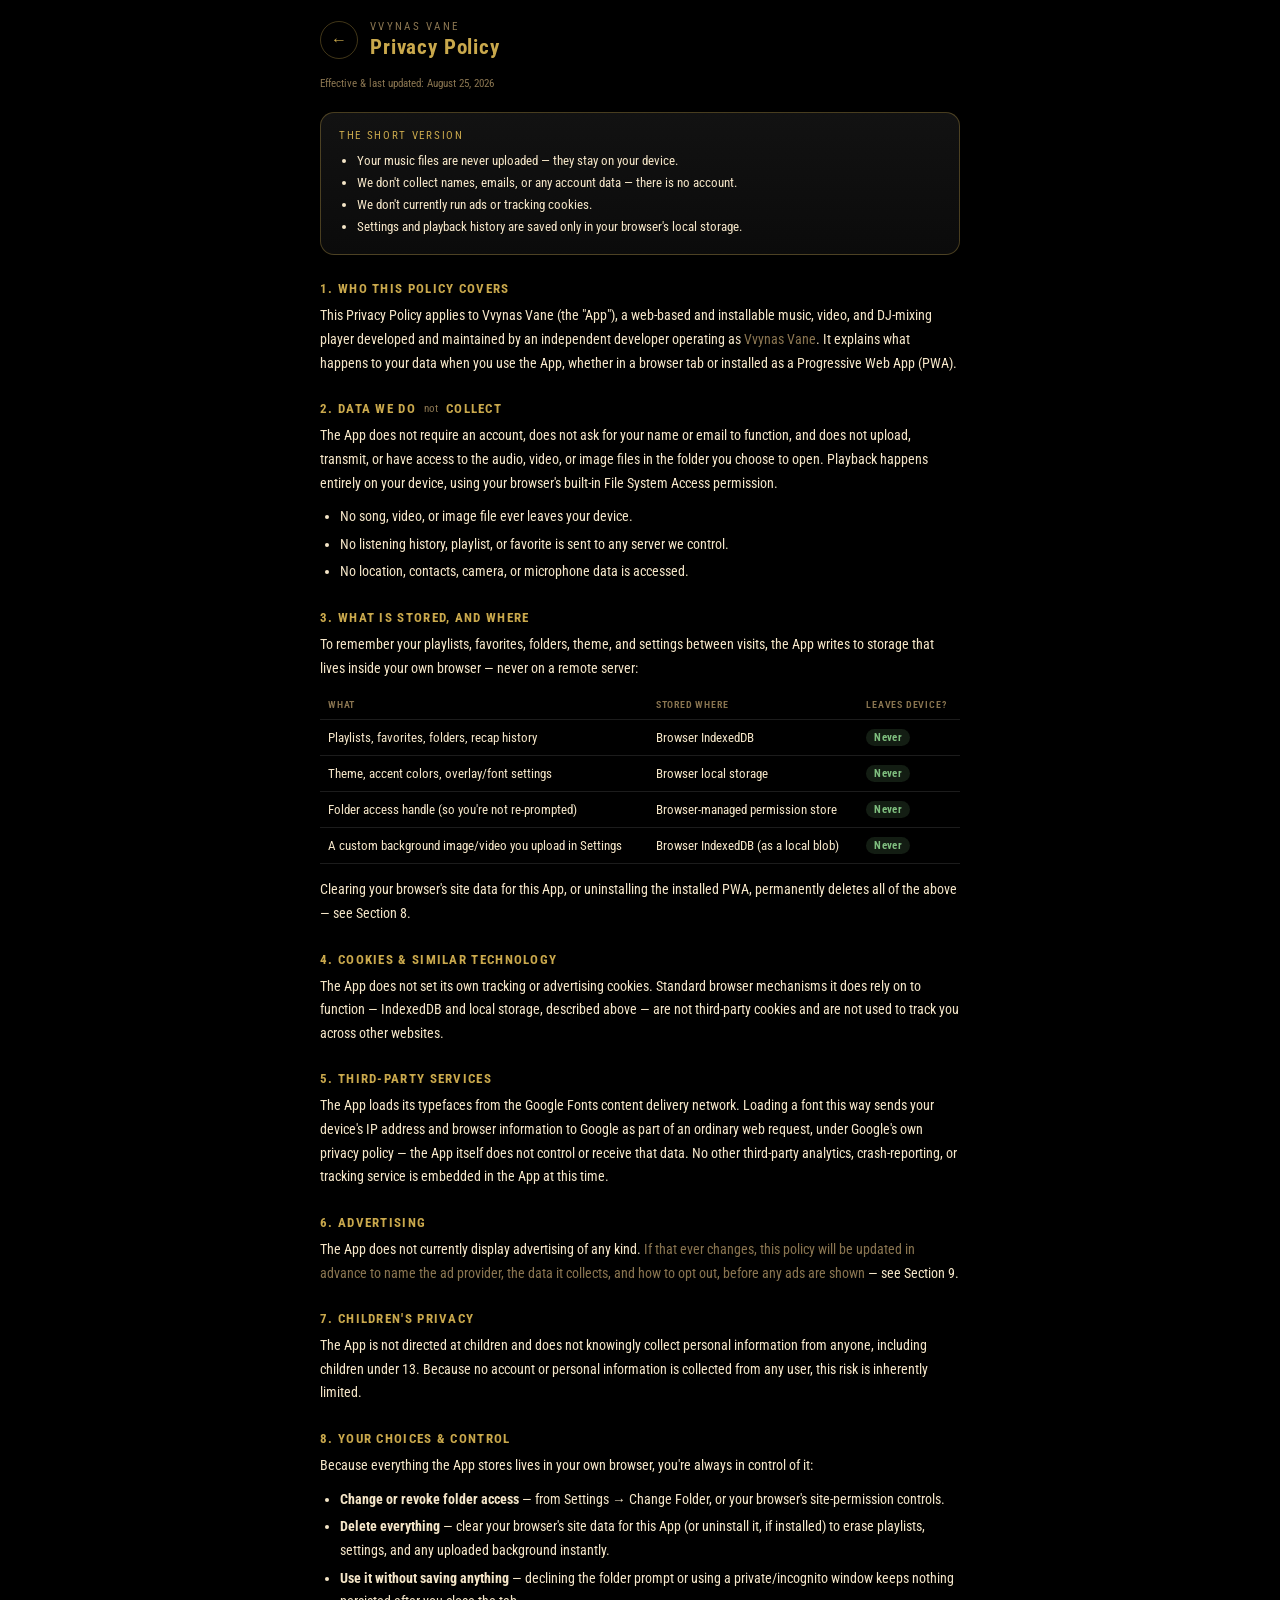
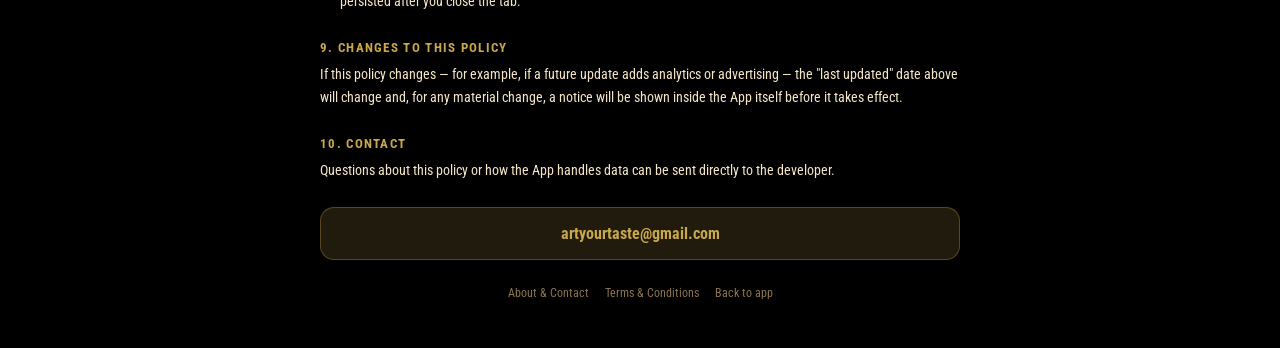
<file: privacy.html>
<!DOCTYPE html>
<html lang="en">
<head>
<meta charset="UTF-8">
<meta name="viewport" content="width=device-width, initial-scale=1, viewport-fit=cover, maximum-scale=1">
<title>Privacy Policy — Vvynas Vane</title>
<meta name="theme-color" content="#000000">
<meta name="description" content="Privacy Policy for the Vvynas Vane music player: what data is collected, how storage and permissions are used, and cookie/ad disclosure.">
<link rel="manifest" href="manifest.json">

<!-- Favicon: vector first (crisp at every size, modern browsers), with
     raster fallbacks for browsers/contexts that don't support SVG icons. -->
<link rel="icon" href="favicon.svg" type="image/svg+xml">
<link rel="icon" href="icon-32.png" sizes="32x32" type="image/png">
<link rel="icon" href="icon-16.png" sizes="16x16" type="image/png">
<link rel="shortcut icon" href="favicon.ico">

<!-- iOS "Add to Home Screen" — Safari only ever reads apple-touch-icon,
     never the manifest, so this is required for the icon to appear there. -->
<link rel="apple-touch-icon" href="apple-touch-icon.png">
<link rel="apple-touch-icon" sizes="152x152" href="apple-touch-icon-152.png">
<link rel="apple-touch-icon" sizes="167x167" href="apple-touch-icon-167.png">
<link rel="apple-touch-icon" sizes="180x180" href="apple-touch-icon.png">
<meta name="apple-mobile-web-app-capable" content="yes">
<meta name="apple-mobile-web-app-status-bar-style" content="black-translucent">
<meta name="apple-mobile-web-app-title" content="Vvynas Vane">
<meta name="mobile-web-app-capable" content="yes">
<style>
  @import url('https://fonts.googleapis.com/css2?family=Roboto:wght@300;400;500;700;900&family=Roboto+Condensed:wght@400;700&display=swap');
  :root{
    --bg0:#000; --bg1:#0B0B0B; --bg2:#121212;
    --gold:#C9A84C; --gold-dim:rgba(201,168,76,.16); --gold-line:rgba(201,168,76,.32);
    --green:#7FBF7F; --amber:#D9A441;
    --text:#F5E6C8; --muted:#8A7550; --divider:#1C1C1C;
  }
  * { box-sizing:border-box; -webkit-tap-highlight-color:transparent; }
  html,body{ height:100%; margin:0; }
  body{ background:var(--bg0); color:var(--text); font-family:'Roboto Condensed','Roboto',ui-sans-serif,sans-serif; }
  #wrap{ max-width:680px; margin:0 auto; padding:calc(20px + env(safe-area-inset-top,0px)) 20px calc(48px + env(safe-area-inset-bottom,0px)); }

  .top-row{ display:flex; align-items:center; gap:12px; margin-bottom:18px; }
  .back-btn{ width:38px; height:38px; border-radius:50%; border:1px solid var(--gold-line); display:flex; align-items:center; justify-content:center; color:var(--gold); text-decoration:none; flex:none; font-size:16px; }
  .eyebrow{ font-size:10.5px; letter-spacing:.22em; text-transform:uppercase; color:var(--muted); }
  h1{ font-size:21px; letter-spacing:.04em; margin:2px 0 0; color:var(--gold); }
  .updated{ font-size:11px; color:var(--muted); margin:10px 0 22px; }

  .tldr{ background:linear-gradient(180deg, var(--bg2), var(--bg1)); border:1px solid var(--gold-line); border-radius:14px; padding:16px 18px; margin-bottom:20px; }
  .tldr .lbl{ font-size:10.5px; letter-spacing:.16em; text-transform:uppercase; color:var(--gold); margin-bottom:8px; }
  .tldr ul{ margin:0; padding-left:18px; }
  .tldr li{ font-size:13px; line-height:1.7; color:var(--text); }

  h2{ font-size:13px; letter-spacing:.1em; text-transform:uppercase; color:var(--gold); margin:26px 0 8px; display:flex; align-items:center; gap:8px; }
  h2 .n{ font-size:10.5px; color:var(--muted); font-weight:400; letter-spacing:0; text-transform:none; }
  p{ font-size:13.5px; line-height:1.75; color:var(--text); margin:0 0 10px; }
  p .mute{ color:var(--muted); }
  ul.plain{ margin:0 0 10px; padding-left:20px; }
  ul.plain li{ font-size:13.5px; line-height:1.75; color:var(--text); margin-bottom:4px; }

  table.status{ width:100%; border-collapse:collapse; margin:8px 0 14px; font-size:12.5px; }
  table.status th, table.status td{ text-align:left; padding:9px 8px; border-bottom:1px solid var(--divider); }
  table.status th{ color:var(--muted); font-weight:600; text-transform:uppercase; font-size:10px; letter-spacing:.08em; }
  .tag{ display:inline-block; padding:2px 8px; border-radius:999px; font-size:10.5px; font-weight:700; letter-spacing:.03em; }
  .tag.none{ background:rgba(127,191,127,.15); color:var(--green); }
  .tag.local{ background:var(--gold-dim); color:var(--gold); }
  .tag.watch{ background:rgba(217,164,65,.15); color:var(--amber); }

  .contact-box{ background:var(--gold-dim); border:1px solid var(--gold-line); border-radius:14px; padding:16px 18px; margin-top:24px; text-align:center; }
  .contact-box a{ color:var(--gold); font-weight:700; text-decoration:none; }

  .foot-links{ display:flex; flex-wrap:wrap; gap:8px 16px; justify-content:center; margin-top:26px; }
  .foot-links a{ font-size:11.5px; color:var(--muted); text-decoration:none; }
  .foot-links a:active{ color:var(--gold); }
</style>
</head>
<body>
<div id="wrap">

  <div class="top-row">
    <a class="back-btn" href="index.html" aria-label="Back">←</a>
    <div>
      <div class="eyebrow">Vvynas Vane</div>
      <h1>Privacy Policy</h1>
    </div>
  </div>
  <div class="updated">Effective &amp; last updated: August 25, 2026</div>

  <div class="tldr">
    <div class="lbl">The short version</div>
    <ul>
      <li>Your music files are never uploaded — they stay on your device.</li>
      <li>We don't collect names, emails, or any account data — there is no account.</li>
      <li>We don't currently run ads or tracking cookies.</li>
      <li>Settings and playback history are saved only in your browser's local storage.</li>
    </ul>
  </div>

  <h2>1. Who this policy covers</h2>
  <p>This Privacy Policy applies to Vvynas Vane (the "App"), a web-based and installable music, video, and DJ-mixing player developed and maintained by an independent developer operating as <span class="mute">Vvynas Vane</span>. It explains what happens to your data when you use the App, whether in a browser tab or installed as a Progressive Web App (PWA).</p>

  <h2>2. Data we do <span class="n">not</span> collect</h2>
  <p>The App does not require an account, does not ask for your name or email to function, and does not upload, transmit, or have access to the audio, video, or image files in the folder you choose to open. Playback happens entirely on your device, using your browser's built-in File System Access permission.</p>
  <ul class="plain">
    <li>No song, video, or image file ever leaves your device.</li>
    <li>No listening history, playlist, or favorite is sent to any server we control.</li>
    <li>No location, contacts, camera, or microphone data is accessed.</li>
  </ul>

  <h2>3. What is stored, and where</h2>
  <p>To remember your playlists, favorites, folders, theme, and settings between visits, the App writes to storage that lives inside your own browser — never on a remote server:</p>
  <table class="status">
    <tr><th>What</th><th>Stored where</th><th>Leaves device?</th></tr>
    <tr><td>Playlists, favorites, folders, recap history</td><td>Browser IndexedDB</td><td><span class="tag none">Never</span></td></tr>
    <tr><td>Theme, accent colors, overlay/font settings</td><td>Browser local storage</td><td><span class="tag none">Never</span></td></tr>
    <tr><td>Folder access handle (so you're not re-prompted)</td><td>Browser-managed permission store</td><td><span class="tag none">Never</span></td></tr>
    <tr><td>A custom background image/video you upload in Settings</td><td>Browser IndexedDB (as a local blob)</td><td><span class="tag none">Never</span></td></tr>
  </table>
  <p>Clearing your browser's site data for this App, or uninstalling the installed PWA, permanently deletes all of the above — see Section 8.</p>

  <h2>4. Cookies &amp; similar technology</h2>
  <p>The App does not set its own tracking or advertising cookies. Standard browser mechanisms it does rely on to function — IndexedDB and local storage, described above — are not third-party cookies and are not used to track you across other websites.</p>

  <h2>5. Third-party services</h2>
  <p>The App loads its typefaces from the Google Fonts content delivery network. Loading a font this way sends your device's IP address and browser information to Google as part of an ordinary web request, under Google's own privacy policy — the App itself does not control or receive that data. No other third-party analytics, crash-reporting, or tracking service is embedded in the App at this time.</p>

  <h2>6. Advertising</h2>
  <p>The App does not currently display advertising of any kind. <span class="mute">If that ever changes, this policy will be updated in advance to name the ad provider, the data it collects, and how to opt out, before any ads are shown</span> — see Section 9.</p>

  <h2>7. Children's privacy</h2>
  <p>The App is not directed at children and does not knowingly collect personal information from anyone, including children under 13. Because no account or personal information is collected from any user, this risk is inherently limited.</p>

  <h2>8. Your choices &amp; control</h2>
  <p>Because everything the App stores lives in your own browser, you're always in control of it:</p>
  <ul class="plain">
    <li><strong>Change or revoke folder access</strong> — from Settings → Change Folder, or your browser's site-permission controls.</li>
    <li><strong>Delete everything</strong> — clear your browser's site data for this App (or uninstall it, if installed) to erase playlists, settings, and any uploaded background instantly.</li>
    <li><strong>Use it without saving anything</strong> — declining the folder prompt or using a private/incognito window keeps nothing persisted after you close the tab.</li>
  </ul>

  <h2>9. Changes to this policy</h2>
  <p>If this policy changes — for example, if a future update adds analytics or advertising — the "last updated" date above will change and, for any material change, a notice will be shown inside the App itself before it takes effect.</p>

  <h2>10. Contact</h2>
  <p>Questions about this policy or how the App handles data can be sent directly to the developer.</p>
  <div class="contact-box">
    <a href="mailto:artyourtaste@gmail.com?subject=Vvynas%20Vane%20—%20Privacy%20question">artyourtaste@gmail.com</a>
  </div>

  <div class="foot-links">
    <a href="about.html">About &amp; Contact</a>
    <a href="terms.html">Terms &amp; Conditions</a>
    <a href="index.html">Back to app</a>
  </div>

</div>
<script src="shared.js"></script>
</body>
</html>
</file>
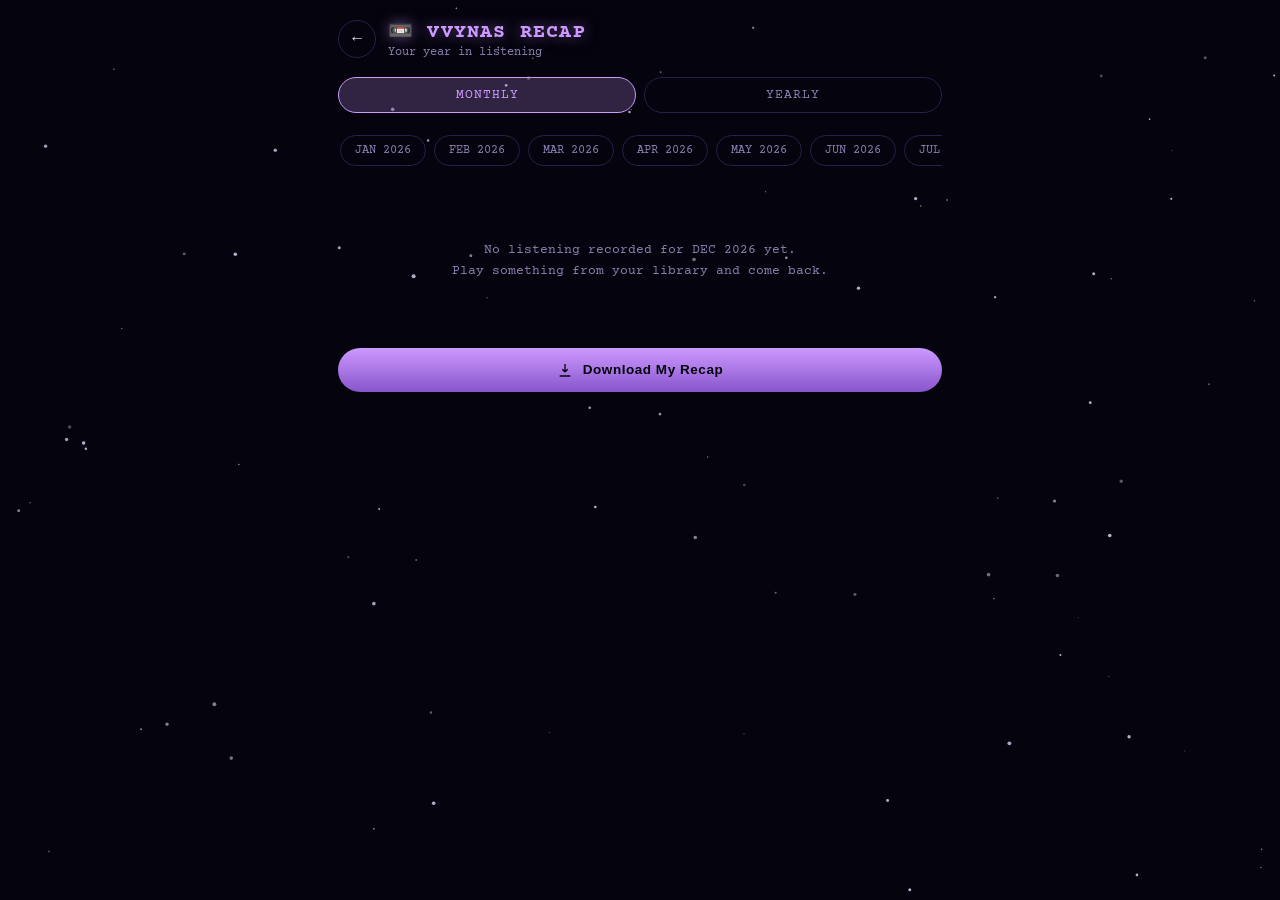
<file: recap.html>
<!DOCTYPE html>
<html lang="en">
<head>
<meta charset="UTF-8">
<meta name="viewport" content="width=device-width, initial-scale=1, viewport-fit=cover, maximum-scale=1">
<title>Recap — Vvynas Vane</title>
<meta name="theme-color" content="#05030D">
<link rel="manifest" href="manifest.json">

<!-- Favicon: vector first (crisp at every size, modern browsers), with
     raster fallbacks for browsers/contexts that don't support SVG icons. -->
<link rel="icon" href="favicon.svg" type="image/svg+xml">
<link rel="icon" href="icon-32.png" sizes="32x32" type="image/png">
<link rel="icon" href="icon-16.png" sizes="16x16" type="image/png">
<link rel="shortcut icon" href="favicon.ico">

<!-- iOS "Add to Home Screen" — Safari only ever reads apple-touch-icon,
     never the manifest, so this is required for the icon to appear there. -->
<link rel="apple-touch-icon" href="apple-touch-icon.png">
<link rel="apple-touch-icon" sizes="152x152" href="apple-touch-icon-152.png">
<link rel="apple-touch-icon" sizes="167x167" href="apple-touch-icon-167.png">
<link rel="apple-touch-icon" sizes="180x180" href="apple-touch-icon.png">
<meta name="apple-mobile-web-app-capable" content="yes">
<meta name="apple-mobile-web-app-status-bar-style" content="black-translucent">
<meta name="apple-mobile-web-app-title" content="Vvynas Vane">
<meta name="mobile-web-app-capable" content="yes">
<style>
  /* Recap keeps its own distinct dark-purple starry identity, ported
     straight from RecapActivity's own palette — separate from the
     Westeros gold theme used everywhere else in the app. */
  @import url('https://fonts.googleapis.com/css2?family=Courier+Prime:wght@400;700&display=swap');
  :root {
    --rp-bg0: #05030D; --rp-bg1: #0D0820; --rp-bg2: #150F35;
    --rp-purple: #CC99FF; --rp-purple-dim: rgba(204,153,255,.22);
    --rp-pink: #FF8FCB; --rp-text: #F0E6FF; --rp-muted: #8C7FB0; --rp-divider: #2A1F4A;
  }
  * { box-sizing: border-box; }
  html, body { height: 100%; margin: 0; }
  body { background: var(--rp-bg0); color: var(--rp-text); font-family: 'Courier Prime', 'Courier New', monospace; overflow-x: hidden; }
  canvas#starsCanvas { position: fixed; inset: 0; z-index: 0; }
  #wrap { position: relative; z-index: 1; min-height: 100%; padding: calc(18px + env(safe-area-inset-top, 0px)) 18px calc(40px + env(safe-area-inset-bottom, 0px)); max-width: 640px; margin: 0 auto; }
  .top-row { display: flex; align-items: center; gap: 12px; margin-bottom: 18px; }
  .back-btn { width: 38px; height: 38px; border-radius: 50%; border: 1px solid var(--rp-divider); display: flex; align-items: center; justify-content: center; color: var(--rp-text); text-decoration: none; flex: none; }
  h1 { font-size: 20px; letter-spacing: .06em; margin: 0; color: var(--rp-purple); text-shadow: 0 0 14px rgba(204,153,255,.5); }
  .subtitle { font-size: 12px; color: var(--rp-muted); margin-top: 2px; }

  .toggle-row { display: flex; gap: 8px; margin: 18px 0; }
  .toggle-btn { flex: 1; padding: 10px; text-align: center; border-radius: 999px; border: 1px solid var(--rp-divider); font-size: 12.5px; letter-spacing: .08em; cursor: pointer; color: var(--rp-muted); }
  .toggle-btn.active { background: var(--rp-purple-dim); border-color: var(--rp-purple); color: var(--rp-purple); }

  .month-scroller { display: flex; gap: 8px; overflow-x: auto; padding: 4px 2px 14px; }
  .month-chip { flex: none; padding: 8px 14px; border-radius: 999px; border: 1px solid var(--rp-divider); font-size: 11.5px; color: var(--rp-muted); cursor: pointer; white-space: nowrap; }
  .month-chip.active { background: var(--rp-purple-dim); border-color: var(--rp-purple); color: var(--rp-purple); }

  .card { background: rgba(21,15,53,.6); border: 1px solid var(--rp-divider); border-radius: 16px; padding: 18px; margin-bottom: 14px; backdrop-filter: blur(2px); }
  .card .card-label { font-size: 10.5px; letter-spacing: .14em; text-transform: uppercase; color: var(--rp-muted); margin-bottom: 6px; }
  .stat-row { display: flex; align-items: baseline; justify-content: space-between; padding: 9px 0; border-bottom: 1px solid rgba(255,255,255,.05); }
  .stat-row:last-child { border-bottom: none; }
  .stat-row .lbl { font-size: 12.5px; color: var(--rp-muted); }
  .stat-row .val { font-size: 15px; color: var(--rp-text); font-weight: 700; }
  .stat-row .val.hi { color: var(--rp-pink); }

  .top-song-card { display: flex; align-items: center; gap: 12px; }
  .top-song-card .art { width: 52px; height: 52px; border-radius: 10px; background: linear-gradient(145deg, var(--rp-bg2), var(--rp-bg1)); display: flex; align-items: center; justify-content: center; color: var(--rp-purple); flex: none; }
  .top-song-card .meta .t { font-size: 14px; font-weight: 700; }
  .top-song-card .meta .a { font-size: 11.5px; color: var(--rp-muted); margin-top: 2px; }
  .top-song-card .meta .n { font-size: 10.5px; color: var(--rp-pink); margin-top: 4px; }

  .bar-chart { display: flex; align-items: flex-end; gap: 6px; height: 140px; padding-top: 10px; }
  .bar-chart .bar-col { flex: 1; display: flex; flex-direction: column; align-items: center; justify-content: flex-end; height: 100%; gap: 6px; }
  .bar-chart .bar { width: 100%; border-radius: 4px 4px 0 0; background: linear-gradient(180deg, var(--rp-purple), var(--rp-pink)); min-height: 3px; }
  .bar-chart .bar-label { font-size: 9px; color: var(--rp-muted); }

  .motivation { text-align: center; font-size: 13.5px; color: var(--rp-purple); line-height: 1.6; padding: 20px 10px; font-style: italic; }
  .empty { text-align: center; padding: 60px 20px; color: var(--rp-muted); font-size: 13px; line-height: 1.6; }

  /* Loader 4 (jelly dot stream), recolored purple for the Recap identity */
  .loading-state { display: flex; flex-direction: column; align-items: center; gap: 18px; padding: 70px 20px; }
  .uib-dots-recap {
    --uib-size: 40px; --uib-color: var(--rp-purple); --uib-speed: 1.8s; --uib-dot-size: calc(var(--uib-size) * 0.23);
    position: relative; display: flex; align-items: center; justify-content: space-between;
    width: var(--uib-size); height: var(--uib-dot-size); filter: url('#uib-jelly-ooze-recap');
  }
  .uib-dots-recap .dot {
    position: absolute; top: calc(50% - var(--uib-dot-size) / 2); left: calc(0px - var(--uib-dot-size) / 2);
    display: block; height: var(--uib-dot-size); width: var(--uib-dot-size); border-radius: 50%;
    background-color: var(--uib-color); animation: uibStreamRecap var(--uib-speed) linear infinite both;
  }
  .uib-dots-recap .dot:nth-child(2) { animation-delay: calc(var(--uib-speed) * -0.2); }
  .uib-dots-recap .dot:nth-child(3) { animation-delay: calc(var(--uib-speed) * -0.4); }
  .uib-dots-recap .dot:nth-child(4) { animation-delay: calc(var(--uib-speed) * -0.6); }
  .uib-dots-recap .dot:nth-child(5) { animation-delay: calc(var(--uib-speed) * -0.8); }
  @keyframes uibStreamRecap {
    0%, 100% { transform: translateX(0) scale(0); }
    50% { transform: translateX(calc(var(--uib-size) * 0.5)) scale(1); }
    99.999% { transform: translateX(var(--uib-size)) scale(0); }
  }
  .loading-label { font-size: 12px; color: var(--rp-muted); letter-spacing: .04em; }

  .download-btn {
    display: flex; align-items: center; justify-content: center; gap: 10px; width: 100%;
    background: linear-gradient(180deg, var(--rp-purple), #8855CC); color: #05030D; font-weight: 700; font-size: 13.5px;
    padding: 14px; border-radius: 999px; border: none; cursor: pointer; margin-top: 6px; letter-spacing: .04em;
  }
  .download-btn svg { width: 16px; height: 16px; }
</style>
</head>
<body>
<canvas id="starsCanvas"></canvas>
<div id="wrap">
  <div class="top-row">
    <a class="back-btn" href="index.html">←</a>
    <div>
      <h1>📼 VVYNAS RECAP</h1>
      <div class="subtitle">Your year in listening</div>
    </div>
  </div>

  <div class="toggle-row">
    <div class="toggle-btn active" data-mode="monthly">MONTHLY</div>
    <div class="toggle-btn" data-mode="yearly">YEARLY</div>
  </div>

  <div id="monthScrollerWrap">
    <div class="month-scroller" id="monthScroller"></div>
  </div>

  <div id="recapContent">
    <div class="loading-state" id="recapLoading">
      <div class="uib-dots-recap" aria-hidden="true">
        <div class="dot"></div><div class="dot"></div><div class="dot"></div><div class="dot"></div><div class="dot"></div>
      </div>
      <div class="loading-label">Reading your listening history…</div>
    </div>
  </div>

  <button class="download-btn" id="downloadBtn">
    <svg viewBox="0 0 24 24" fill="none" stroke="currentColor" stroke-width="2"><path d="M12 3v12m0 0l-4-4m4 4l4-4M4 21h16"/></svg>
    Download My Recap
  </button>
</div>

<canvas id="posterCanvas" class="hidden" width="1080" height="1080" style="display:none;"></canvas>

<svg width="0" height="0" style="position:absolute;">
  <defs>
    <filter id="uib-jelly-ooze-recap">
      <feGaussianBlur in="SourceGraphic" stdDeviation="3" result="blur"/>
      <feColorMatrix in="blur" mode="matrix" values="1 0 0 0 0  0 1 0 0 0  0 0 1 0 0  0 0 0 18 -7" result="ooze"/>
      <feBlend in="SourceGraphic" in2="ooze"/>
    </filter>
  </defs>
</svg>

<script src="shared.js"></script>
<script src="recap.js"></script>
</body>
</html>
</file>
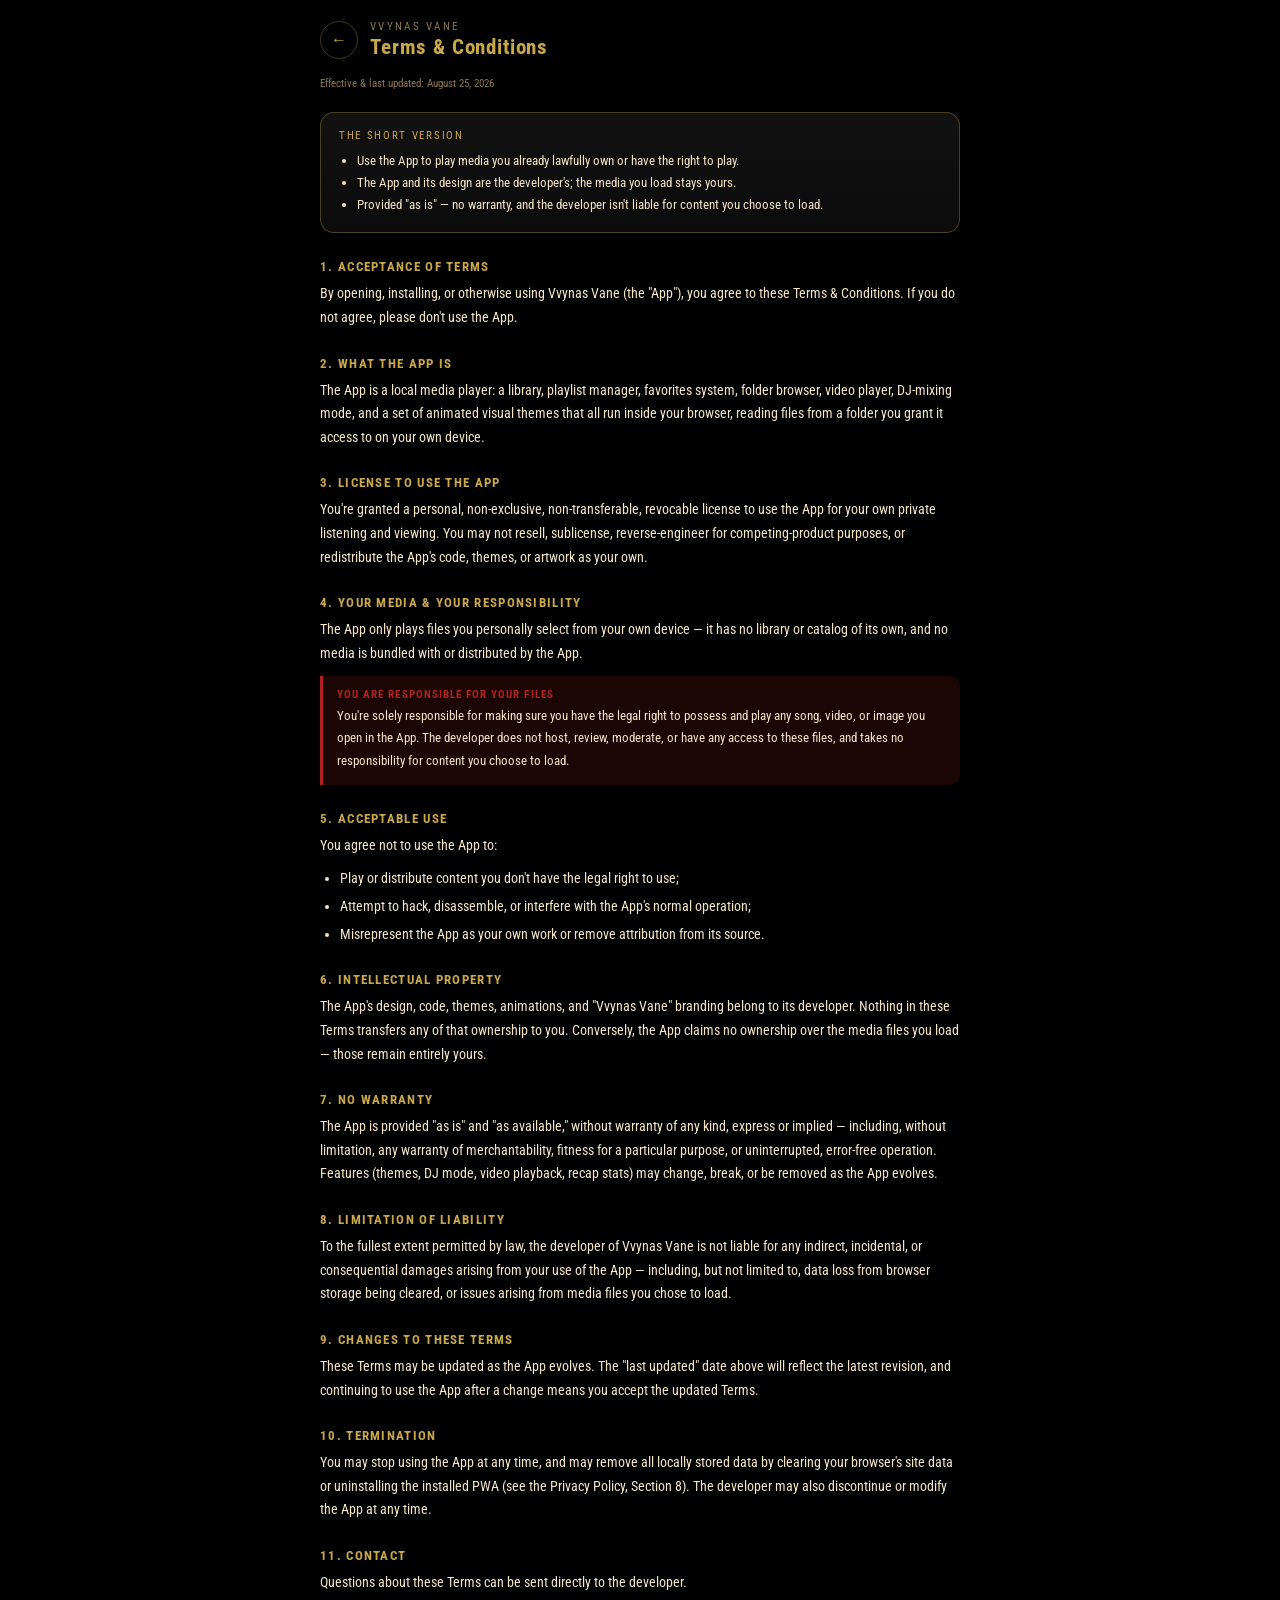
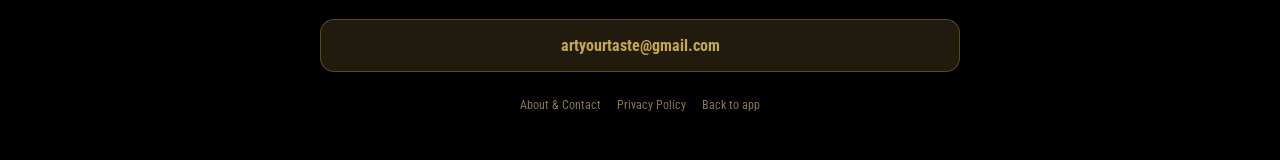
<file: terms.html>
<!DOCTYPE html>
<html lang="en">
<head>
<meta charset="UTF-8">
<meta name="viewport" content="width=device-width, initial-scale=1, viewport-fit=cover, maximum-scale=1">
<title>Terms &amp; Conditions — Vvynas Vane</title>
<meta name="theme-color" content="#000000">
<meta name="description" content="Terms and Conditions for using the Vvynas Vane music player.">
<link rel="manifest" href="manifest.json">

<!-- Favicon: vector first (crisp at every size, modern browsers), with
     raster fallbacks for browsers/contexts that don't support SVG icons. -->
<link rel="icon" href="favicon.svg" type="image/svg+xml">
<link rel="icon" href="icon-32.png" sizes="32x32" type="image/png">
<link rel="icon" href="icon-16.png" sizes="16x16" type="image/png">
<link rel="shortcut icon" href="favicon.ico">

<!-- iOS "Add to Home Screen" — Safari only ever reads apple-touch-icon,
     never the manifest, so this is required for the icon to appear there. -->
<link rel="apple-touch-icon" href="apple-touch-icon.png">
<link rel="apple-touch-icon" sizes="152x152" href="apple-touch-icon-152.png">
<link rel="apple-touch-icon" sizes="167x167" href="apple-touch-icon-167.png">
<link rel="apple-touch-icon" sizes="180x180" href="apple-touch-icon.png">
<meta name="apple-mobile-web-app-capable" content="yes">
<meta name="apple-mobile-web-app-status-bar-style" content="black-translucent">
<meta name="apple-mobile-web-app-title" content="Vvynas Vane">
<meta name="mobile-web-app-capable" content="yes">
<style>
  @import url('https://fonts.googleapis.com/css2?family=Roboto:wght@300;400;500;700;900&family=Roboto+Condensed:wght@400;700&display=swap');
  :root{
    --bg0:#000; --bg1:#0B0B0B; --bg2:#121212;
    --gold:#C9A84C; --gold-dim:rgba(201,168,76,.16); --gold-line:rgba(201,168,76,.32);
    --crimson:#B22222; --crimson-dim:rgba(178,34,34,.15);
    --text:#F5E6C8; --muted:#8A7550; --divider:#1C1C1C;
  }
  * { box-sizing:border-box; -webkit-tap-highlight-color:transparent; }
  html,body{ height:100%; margin:0; }
  body{ background:var(--bg0); color:var(--text); font-family:'Roboto Condensed','Roboto',ui-sans-serif,sans-serif; }
  #wrap{ max-width:680px; margin:0 auto; padding:calc(20px + env(safe-area-inset-top,0px)) 20px calc(48px + env(safe-area-inset-bottom,0px)); }

  .top-row{ display:flex; align-items:center; gap:12px; margin-bottom:18px; }
  .back-btn{ width:38px; height:38px; border-radius:50%; border:1px solid var(--gold-line); display:flex; align-items:center; justify-content:center; color:var(--gold); text-decoration:none; flex:none; font-size:16px; }
  .eyebrow{ font-size:10.5px; letter-spacing:.22em; text-transform:uppercase; color:var(--muted); }
  h1{ font-size:21px; letter-spacing:.04em; margin:2px 0 0; color:var(--gold); }
  .updated{ font-size:11px; color:var(--muted); margin:10px 0 22px; }

  .tldr{ background:linear-gradient(180deg, var(--bg2), var(--bg1)); border:1px solid var(--gold-line); border-radius:14px; padding:16px 18px; margin-bottom:20px; }
  .tldr .lbl{ font-size:10.5px; letter-spacing:.16em; text-transform:uppercase; color:var(--gold); margin-bottom:8px; }
  .tldr ul{ margin:0; padding-left:18px; }
  .tldr li{ font-size:13px; line-height:1.7; color:var(--text); }

  h2{ font-size:13px; letter-spacing:.1em; text-transform:uppercase; color:var(--gold); margin:26px 0 8px; }
  p{ font-size:13.5px; line-height:1.75; color:var(--text); margin:0 0 10px; }
  p .mute{ color:var(--muted); }
  ul.plain{ margin:0 0 10px; padding-left:20px; }
  ul.plain li{ font-size:13.5px; line-height:1.75; color:var(--text); margin-bottom:4px; }

  .callout{ border-left:3px solid var(--crimson); background:var(--crimson-dim); border-radius:0 10px 10px 0; padding:12px 14px; margin:10px 0 14px; }
  .callout p{ margin:0; font-size:13px; }
  .callout .lbl{ font-size:10.5px; letter-spacing:.1em; text-transform:uppercase; color:var(--crimson); margin-bottom:4px; font-weight:700; }

  .contact-box{ background:var(--gold-dim); border:1px solid var(--gold-line); border-radius:14px; padding:16px 18px; margin-top:24px; text-align:center; }
  .contact-box a{ color:var(--gold); font-weight:700; text-decoration:none; }

  .foot-links{ display:flex; flex-wrap:wrap; gap:8px 16px; justify-content:center; margin-top:26px; }
  .foot-links a{ font-size:11.5px; color:var(--muted); text-decoration:none; }
  .foot-links a:active{ color:var(--gold); }
</style>
</head>
<body>
<div id="wrap">

  <div class="top-row">
    <a class="back-btn" href="index.html" aria-label="Back">←</a>
    <div>
      <div class="eyebrow">Vvynas Vane</div>
      <h1>Terms &amp; Conditions</h1>
    </div>
  </div>
  <div class="updated">Effective &amp; last updated: August 25, 2026</div>

  <div class="tldr">
    <div class="lbl">The short version</div>
    <ul>
      <li>Use the App to play media you already lawfully own or have the right to play.</li>
      <li>The App and its design are the developer's; the media you load stays yours.</li>
      <li>Provided "as is" — no warranty, and the developer isn't liable for content you choose to load.</li>
    </ul>
  </div>

  <h2>1. Acceptance of terms</h2>
  <p>By opening, installing, or otherwise using Vvynas Vane (the "App"), you agree to these Terms &amp; Conditions. If you do not agree, please don't use the App.</p>

  <h2>2. What the App is</h2>
  <p>The App is a local media player: a library, playlist manager, favorites system, folder browser, video player, DJ-mixing mode, and a set of animated visual themes that all run inside your browser, reading files from a folder you grant it access to on your own device.</p>

  <h2>3. License to use the App</h2>
  <p>You're granted a personal, non-exclusive, non-transferable, revocable license to use the App for your own private listening and viewing. You may not resell, sublicense, reverse-engineer for competing-product purposes, or redistribute the App's code, themes, or artwork as your own.</p>

  <h2>4. Your media &amp; your responsibility</h2>
  <p>The App only plays files you personally select from your own device — it has no library or catalog of its own, and no media is bundled with or distributed by the App.</p>
  <div class="callout">
    <div class="lbl">You are responsible for your files</div>
    <p>You're solely responsible for making sure you have the legal right to possess and play any song, video, or image you open in the App. The developer does not host, review, moderate, or have any access to these files, and takes no responsibility for content you choose to load.</p>
  </div>

  <h2>5. Acceptable use</h2>
  <p>You agree not to use the App to:</p>
  <ul class="plain">
    <li>Play or distribute content you don't have the legal right to use;</li>
    <li>Attempt to hack, disassemble, or interfere with the App's normal operation;</li>
    <li>Misrepresent the App as your own work or remove attribution from its source.</li>
  </ul>

  <h2>6. Intellectual property</h2>
  <p>The App's design, code, themes, animations, and "Vvynas Vane" branding belong to its developer. Nothing in these Terms transfers any of that ownership to you. Conversely, the App claims no ownership over the media files you load — those remain entirely yours.</p>

  <h2>7. No warranty</h2>
  <p>The App is provided "as is" and "as available," without warranty of any kind, express or implied — including, without limitation, any warranty of merchantability, fitness for a particular purpose, or uninterrupted, error-free operation. Features (themes, DJ mode, video playback, recap stats) may change, break, or be removed as the App evolves.</p>

  <h2>8. Limitation of liability</h2>
  <p>To the fullest extent permitted by law, the developer of Vvynas Vane is not liable for any indirect, incidental, or consequential damages arising from your use of the App — including, but not limited to, data loss from browser storage being cleared, or issues arising from media files you chose to load.</p>

  <h2>9. Changes to these terms</h2>
  <p>These Terms may be updated as the App evolves. The "last updated" date above will reflect the latest revision, and continuing to use the App after a change means you accept the updated Terms.</p>

  <h2>10. Termination</h2>
  <p>You may stop using the App at any time, and may remove all locally stored data by clearing your browser's site data or uninstalling the installed PWA (see the Privacy Policy, Section 8). The developer may also discontinue or modify the App at any time.</p>

  <h2>11. Contact</h2>
  <p>Questions about these Terms can be sent directly to the developer.</p>
  <div class="contact-box">
    <a href="mailto:artyourtaste@gmail.com?subject=Vvynas%20Vane%20—%20Terms%20question">artyourtaste@gmail.com</a>
  </div>

  <div class="foot-links">
    <a href="about.html">About &amp; Contact</a>
    <a href="privacy.html">Privacy Policy</a>
    <a href="index.html">Back to app</a>
  </div>

</div>
<script src="shared.js"></script>
</body>
</html>
</file>
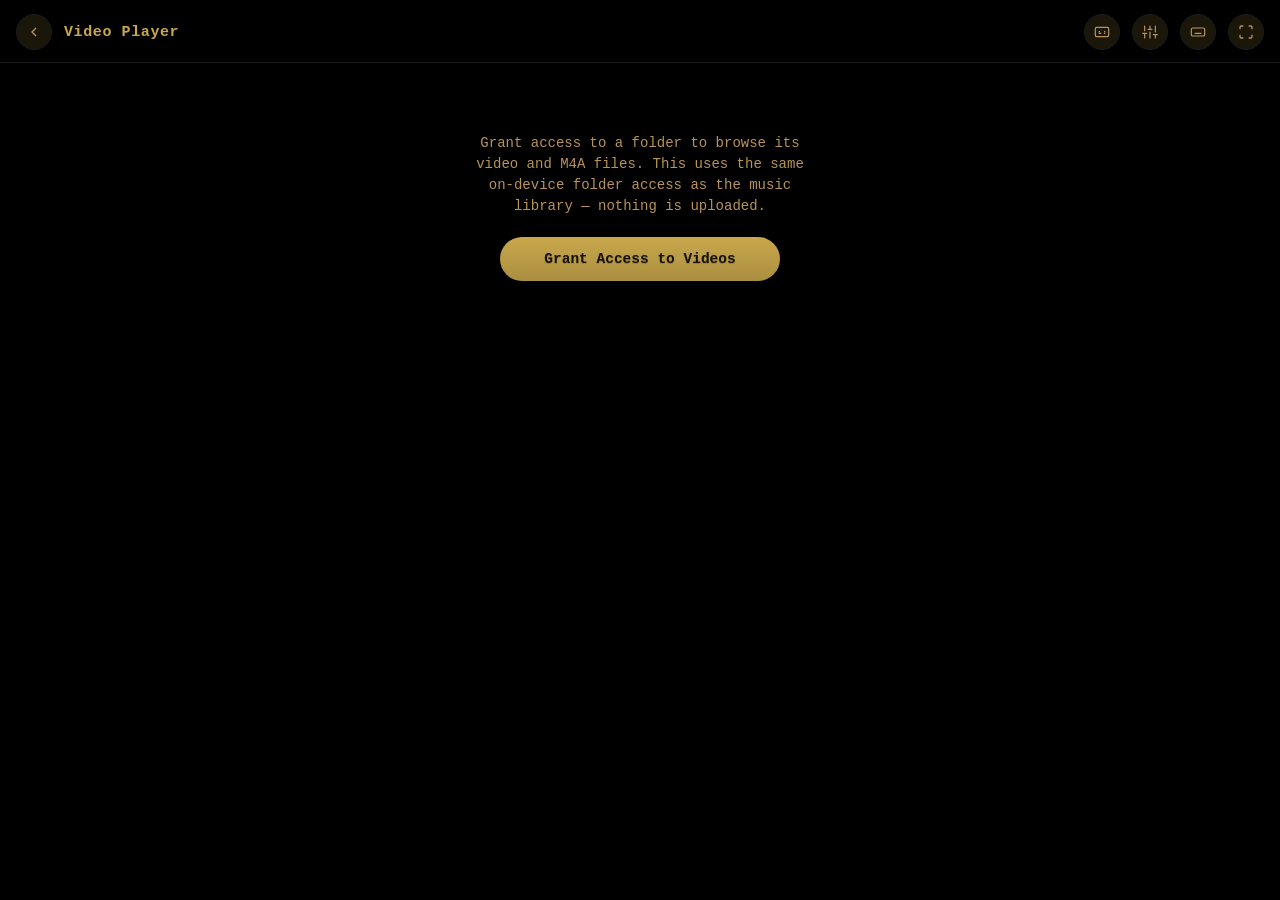
<file: video.html>
<!DOCTYPE html>
<html lang="en" data-theme="dark">
<head>
<meta charset="UTF-8">
<meta name="viewport" content="width=device-width, initial-scale=1, viewport-fit=cover, maximum-scale=1">
<title>Video Player — Vvynas Vane</title>
<meta name="theme-color" content="#000000">
<link rel="manifest" href="manifest.json">

<!-- Favicon: vector first (crisp at every size, modern browsers), with
     raster fallbacks for browsers/contexts that don't support SVG icons. -->
<link rel="icon" href="favicon.svg" type="image/svg+xml">
<link rel="icon" href="icon-32.png" sizes="32x32" type="image/png">
<link rel="icon" href="icon-16.png" sizes="16x16" type="image/png">
<link rel="shortcut icon" href="favicon.ico">

<!-- iOS "Add to Home Screen" — Safari only ever reads apple-touch-icon,
     never the manifest, so this is required for the icon to appear there. -->
<link rel="apple-touch-icon" href="apple-touch-icon.png">
<link rel="apple-touch-icon" sizes="152x152" href="apple-touch-icon-152.png">
<link rel="apple-touch-icon" sizes="167x167" href="apple-touch-icon-167.png">
<link rel="apple-touch-icon" sizes="180x180" href="apple-touch-icon.png">
<meta name="apple-mobile-web-app-capable" content="yes">
<meta name="apple-mobile-web-app-status-bar-style" content="black-translucent">
<meta name="apple-mobile-web-app-title" content="Vvynas Vane">
<meta name="mobile-web-app-capable" content="yes">
<link rel="stylesheet" href="style.css">
<style>
  /* Deliberately plain: no animated backdrop, no page-turn, no sparkle.
     Just a standard player, matching VideoPlayerActivity's own simplicity. */
  body { overflow-y: auto; overflow-x: hidden; background: var(--bg-primary); }
  .vp-topbar {
    display: flex; align-items: center; gap: 12px; padding: calc(14px + var(--safe-top)) 16px 12px;
    border-bottom: 1px solid var(--divider); position: sticky; top: 0; background: var(--bg-primary); z-index: 5;
  }
  .vp-topbar h1 { font-size: 15px; margin: 0; font-family: var(--font-display); color: var(--accent); letter-spacing: .04em; flex: 1; }
  .vp-stage { width: 100%; background: #000; display: flex; align-items: center; justify-content: center; }
  .vp-stage video { width: 100%; max-height: 62vh; display: block; background: #000; }
  .vp-empty-stage { width: 100%; aspect-ratio: 16/9; display: flex; align-items: center; justify-content: center; color: var(--text-muted); font-size: 13px; background: #050403; }
  .vp-meta { padding: 14px 18px 4px; }
  .vp-meta .title { font-size: 15px; font-weight: 600; color: var(--text-primary); white-space: nowrap; overflow: hidden; text-overflow: ellipsis; }
  .vp-meta .sub { font-size: 12px; color: var(--text-muted); margin-top: 2px; }
  .vp-controls { display: flex; align-items: center; justify-content: center; gap: 22px; padding: 14px 18px 6px; }
  .vp-controls button { width: 46px; height: 46px; display: flex; align-items: center; justify-content: center; border-radius: 50%; color: var(--text-primary); }
  .vp-controls button:hover { background: var(--ripple); }
  .vp-controls .vp-play { width: 58px; height: 58px; background: linear-gradient(180deg, var(--accent), var(--accent-dark)); color: #16110a; }
  .vp-controls svg { width: 22px; height: 22px; }
  .vp-controls .vp-play svg { width: 26px; height: 26px; }
  .vp-seek-row { display: flex; align-items: center; gap: 10px; padding: 4px 18px 16px; }
  .vp-seek-row input[type=range] { flex: 1; accent-color: var(--accent); }
  .vp-seek-row span { font-size: 11px; color: var(--text-muted); font-variant-numeric: tabular-nums; min-width: 36px; }
  .vp-section-label {
    font-family: var(--font-display); font-size: 11px; letter-spacing: .14em; text-transform: uppercase;
    color: var(--text-muted); margin: 18px 18px 8px; display: flex; align-items: center; gap: 8px;
  }
  .vp-section-label::after { content: ""; flex: 1; height: 1px; background: var(--divider); }
  .vp-search-wrap {
    display: flex; align-items: center; gap: 8px; margin: 4px 18px 0;
    background: var(--bg-card); border: 1px solid var(--divider); border-radius: 999px; padding: 9px 14px;
  }
  .vp-search-wrap svg { width: 15px; height: 15px; color: var(--text-muted); flex: none; }
  .vp-search-wrap input { border: none; background: none; outline: none; color: var(--text-primary); font-size: 13.5px; width: 100%; font-family: inherit; }
  .vp-search-wrap input::placeholder { color: var(--text-muted); }
  .vp-search-wrap .vp-clear { display: none; color: var(--text-muted); flex: none; padding: 2px; }
  .vp-search-wrap.has-text .vp-clear { display: flex; }
  .vp-no-results { padding: 30px 16px; text-align: center; color: var(--text-muted); font-size: 13px; }
  .vp-list { padding: 0 10px 40px; }
  .vp-row {
    display: flex; align-items: center; gap: 12px; padding: 10px 8px; border-radius: var(--radius-s); cursor: pointer;
  }
  .vp-row:hover, .vp-row.active { background: var(--ripple); }
  .vp-row.active { color: var(--accent); }
  .vp-row .thumb {
    width: 56px; height: 40px; border-radius: 6px; flex: none; background: linear-gradient(145deg, var(--bg-card2), var(--bg-secondary));
    display: flex; align-items: center; justify-content: center; color: var(--text-muted);
  }
  .vp-row .thumb svg { width: 18px; height: 18px; }
  .vp-row .name { font-size: 13.5px; white-space: nowrap; overflow: hidden; text-overflow: ellipsis; flex: 1; }
  .vp-row .kind { font-size: 10.5px; color: var(--text-muted); border: 1px solid var(--divider); border-radius: 999px; padding: 2px 8px; flex: none; }
  .vp-grant { padding: 60px 24px; text-align: center; }
  .vp-grant p { color: var(--text-secondary); font-size: 14px; max-width: 340px; margin: 10px auto 20px; line-height: 1.5; }

  /* Codec / playback warning banner — shown when a video track can't be
     decoded (classic "MKV plays audio only" symptom) so it's explained
     instead of leaving a confusing blank frame. */
  .vp-warning {
    display: flex; align-items: flex-start; gap: 10px; margin: 10px 18px 0; padding: 11px 13px;
    background: rgba(178,34,34,0.12); border: 1px solid rgba(178,34,34,0.4); border-radius: var(--radius-s);
    color: var(--text-primary); font-size: 12px; line-height: 1.5;
  }
  .vp-warning svg { width: 16px; height: 16px; flex: none; margin-top: 1px; color: var(--accent2); }
  .vp-warning strong { color: var(--accent2); }

  /* Subtitle (CC) picker */
  .cc-btn.active-cc { color: var(--accent); }
  .cc-modal { background: var(--bg-card); border: 1px solid var(--divider); border-radius: var(--radius-m); width: 100%; max-width: 360px; padding: 18px; }
  .cc-modal h3 { font-family: var(--font-display); font-size: 15px; color: var(--accent); margin: 0 0 12px; }
  .cc-row { display: flex; align-items: center; gap: 10px; padding: 10px 8px; border-radius: var(--radius-s); cursor: pointer; font-size: 13px; color: var(--text-secondary); }
  .cc-row:hover { background: var(--ripple); }
  .cc-row.active { color: var(--accent); background: var(--accent-dim); }
  .cc-row svg { width: 15px; height: 15px; flex: none; }
  .cc-row .src-tag { margin-left: auto; font-size: 10px; color: var(--text-muted); }

  /* Native <video> track cue styling, so subtitles read clearly over any footage */
  video::cue { background: rgba(0,0,0,.7); color: #fff; font-size: 1.05em; padding: 2px 6px; }
</style>
</head>
<body>

<header class="vp-topbar">
  <button class="icon-btn" id="backBtn"><svg viewBox="0 0 24 24" fill="none" stroke="currentColor" stroke-width="2"><path d="M15 18l-6-6 6-6"/></svg></button>
  <h1>Video Player</h1>
  <button class="icon-btn cc-btn" id="ccBtn" title="Subtitles (press V)"><svg viewBox="0 0 24 24" fill="none" stroke="currentColor" stroke-width="1.8"><rect x="2" y="5" width="20" height="14" rx="2"/><path d="M7 11.5h2M7 14h4M15 11.5h2M15 14h2"/></svg></button>
  <button class="icon-btn hidden" id="audBtn" title="Audio language"><svg viewBox="0 0 24 24" fill="none" stroke="currentColor" stroke-width="1.8"><path d="M11 5L6 9H2v6h4l5 4V5z"/><path d="M15.5 8.5a5 5 0 010 7"/></svg></button>
  <button class="icon-btn" id="eqBtn" title="Equalizer" aria-label="Equalizer"><svg viewBox="0 0 24 24" fill="none" stroke="currentColor" stroke-width="1.8" stroke-linecap="round"><path d="M4 21v-7M4 10V3M12 21v-9M12 8V3M20 21v-5M20 12V3M1 14h6M9 8h6M17 16h6"/></svg></button>
  <button class="icon-btn" id="kbBtn" title="Keyboard shortcuts" aria-label="Keyboard shortcuts"><svg viewBox="0 0 24 24" fill="none" stroke="currentColor" stroke-width="1.8"><rect x="2" y="6" width="20" height="12" rx="2"/><path d="M6 10h.01M10 10h.01M14 10h.01M18 10h.01M7 14h10"/></svg></button>
  <button class="icon-btn" id="fullscreenBtn" title="Fullscreen (F)"><svg viewBox="0 0 24 24" fill="none" stroke="currentColor" stroke-width="2"><path d="M8 3H5a2 2 0 00-2 2v3m18 0V5a2 2 0 00-2-2h-3m0 18h3a2 2 0 002-2v-3M3 16v3a2 2 0 002 2h3"/></svg></button>
</header>

<div id="grantSection" class="vp-grant">
  <p>Grant access to a folder to browse its video and M4A files. This uses the same on-device folder access as the music library — nothing is uploaded.</p>
  <button class="btn-primary" id="grantBtn" style="max-width:280px;margin:0 auto;">Grant Access to Videos</button>
</div>

<div id="scanningSection" class="vp-grant hidden">
  <div class="uib-orbit" style="margin:0 auto 18px;" aria-hidden="true">
    <div class="uib-particle"></div><div class="uib-particle"></div><div class="uib-particle"></div><div class="uib-particle"></div>
    <div class="uib-particle"></div><div class="uib-particle"></div><div class="uib-particle"></div><div class="uib-particle"></div>
    <div class="uib-particle"></div><div class="uib-particle"></div><div class="uib-particle"></div><div class="uib-particle"></div><div class="uib-particle"></div>
  </div>
  <p id="scanningStatus" style="color:var(--accent);font-family:var(--font-display);">Searching your folder…</p>
</div>

<div id="playerSection" class="hidden">
  <div class="vp-stage" id="vpStage">
    <div class="vp-empty-stage" id="vpEmptyStage">Select a file below to play</div>
    <video id="vpVideo" class="hidden" playsinline controls-list="nodownload"></video>
    <div class="vp-osd" id="vpOsd" role="status" aria-live="polite"></div>
  </div>
  <div id="vpWarning" class="vp-warning hidden">
    <svg viewBox="0 0 24 24" fill="none" stroke="currentColor" stroke-width="2"><path d="M12 9v4m0 4h.01M10.29 3.86l-8.18 14.18A2 2 0 003.82 21h16.36a2 2 0 001.71-2.96L13.71 3.86a2 2 0 00-3.42 0z"/></svg>
    <span id="vpWarningText"></span>
  </div>
  <div class="vp-meta">
    <div class="title" id="vpTitle">Nothing playing</div>
    <div class="sub" id="vpSub">&nbsp;</div>
  </div>
  <div class="vp-controls">
    <button id="vpPrevBtn" title="Previous"><svg viewBox="0 0 24 24" fill="currentColor"><path d="M6 6h2v12H6zm3.5 6l10-6v12z"/></svg></button>
    <button class="vp-play" id="vpPlayBtn" title="Play/Pause"><svg viewBox="0 0 24 24" fill="currentColor" id="vpPlayIcon"><path d="M8 5v14l11-7z"/></svg></button>
    <button id="vpNextBtn" title="Next"><svg viewBox="0 0 24 24" fill="currentColor"><path d="M16 6h2v12h-2zM4.5 6l10 6-10 6z"/></svg></button>
  </div>
  <div class="vp-seek-row">
    <span id="vpCur">0:00</span>
    <input type="range" class="vp-seek" id="vpSeek" min="0" max="100" value="0" step="0.1" title="Playback position — the softer fill ahead of it shows how much has finished loading">
    <span id="vpTotal">0:00</span>
  </div>
  <div class="vp-volume-row" id="vpVolumeRow">
    <button class="vol-mute-btn" id="vpMuteBtn" title="Mute / Unmute (M)" aria-label="Mute / Unmute"><svg viewBox="0 0 24 24" id="vpVolIcon"><path d="M11 5L6 9H2v6h4l5 4V5z"/><path d="M15.5 8.5a5 5 0 010 7M19 5a10 10 0 010 14"/></svg></button>
    <input type="range" class="vol-slider" id="vpVolSlider" min="0" max="100" step="1" value="100" aria-label="Volume" title="Volume (Shift + ↑ / ↓)">
    <span class="vol-value" id="vpVolValue">100%</span>
  </div>

  <div class="vp-search-wrap" id="vpSearchWrap">
    <svg viewBox="0 0 24 24" fill="none" stroke="currentColor" stroke-width="2"><circle cx="11" cy="11" r="7"/><path d="M21 21l-4.3-4.3"/></svg>
    <input type="text" id="vpSearchInput" placeholder="Search video &amp; M4A files…">
    <button class="vp-clear" id="vpSearchClear" title="Clear search"><svg viewBox="0 0 24 24" width="15" height="15" fill="none" stroke="currentColor" stroke-width="2"><path d="M6 6l12 12M18 6L6 18"/></svg></button>
  </div>

  <div class="vp-section-label" id="videoLabel">Video Files</div>
  <div class="vp-list" id="videoList"></div>
  <div class="vp-section-label" id="m4aLabel">M4A Files</div>
  <div class="vp-list" id="m4aList"></div>
</div>

<input type="file" id="vpFolderFallback" webkitdirectory multiple class="hidden">
<input type="file" id="vpSubtitleFile" accept=".srt,.vtt,.txt" class="hidden">

<!-- Subtitle (CC) picker -->
<div class="modal-overlay" id="ccModalOverlay">
  <div class="cc-modal">
    <h3>Subtitles</h3>
    <div id="ccList"></div>
    <div class="cc-row" id="ccLoadFileRow">
      <svg viewBox="0 0 24 24" fill="none" stroke="currentColor" stroke-width="1.8"><path d="M12 3v12m0 0l-4-4m4 4l4-4M4 21h16"/></svg>
      Load Subtitle File (.srt / .vtt)…
    </div>
    <div style="font-size:11px;color:var(--text-muted);margin-top:10px;text-align:center;">Tip: press <strong>V</strong> anytime to cycle subtitle languages.</div>
    <button class="btn-secondary" id="ccCloseBtn" style="margin-top:10px;">Close</button>
  </div>
</div>

<!-- Keyboard shortcuts notice -->
<div class="modal-overlay" id="kbModalOverlay">
  <div class="cc-modal" style="max-height:85vh;overflow-y:auto;">
    <h3>Keyboard Shortcuts</h3>
    <div class="shortcut-list" id="shortcutList"></div>
    <div class="shortcut-note" id="shortcutNote"></div>
    <button class="btn-secondary" id="kbCloseBtn" style="margin-top:12px;">Close</button>
  </div>
</div>

<!-- Audio language picker -->
<div class="modal-overlay" id="audModalOverlay">
  <div class="cc-modal">
    <h3>Audio Language</h3>
    <div id="audList"></div>
    <div style="font-size:11px;color:var(--text-muted);margin-top:10px;text-align:center;">English is preferred automatically when more than one audio track is found.</div>
    <button class="btn-secondary" id="audCloseBtn" style="margin-top:10px;">Close</button>
  </div>
</div>

<div id="toast"></div>

<script src="shared.js"></script>
<script src="eq.js"></script>
<script src="video.js"></script>
</body>
</html>
</file>
<file: style.css>
@import url('https://fonts.googleapis.com/css2?family=Roboto:wght@300;400;500;700;900&family=Roboto+Condensed:wght@400;700&family=Comic+Neue:wght@400;700&display=swap');

:root {
  /* The real app's default typeface is monospace everywhere — this is
     overridden live by the 8-way font picker (Settings → Fonts). */
  --font-user: 'Courier New', ui-monospace, 'JetBrains Mono', monospace;
  --font-user-weight: 400;
  --bg-primary: #000000;
  --bg-secondary: #050505;
  --bg-card: #0B0B0B;
  --bg-card2: #121212;

  --accent: #C9A84C;
  --accent-dim: rgba(201,168,76,0.33);
  --accent-dark: #8A6E2A;
  /* Shallower-darkened stop used behind text (see applyAccentColors in
     app.js) so the "Create" button etc. stay readable end to end. */
  --accent-text-dark: #AA8E40;
  --accent2: #B22222;
  --accent2-dim: rgba(178,34,34,0.33);
  --accent3: #8B9CA8;
  --accent3-dim: rgba(139,156,168,0.2);
  /* Text/icon color for anything painted solid-accent (the "Create"
     button, the play button, a selected row's checkmark...). JS
     (applyAccentColors) recomputes this every time the accent color
     changes — including for a custom RGB color from Settings — picking
     whichever of near-black/near-white actually contrasts with it, so a
     dark custom accent never buries the label it's sitting on. This
     default only matters for the instant before that JS first runs. */
  --accent-ink: #16110a;

  --text-primary: #F5E6C8;
  --text-secondary: #B8935A;
  --text-muted: #5C4A30;

  --divider: #1C1C1C;
  --ripple: rgba(201,168,76,0.13);
  --overlay: rgba(0,0,0,0.88);

  --radius-s: 8px;
  --radius-m: 14px;
  --radius-l: 22px;
  /* Every text role now follows the user's chosen font (Settings → Fonts),
     exactly like FontManager.applyToActivity walks the Android view tree. */
  --font-display: var(--font-user);
  --font-serif: var(--font-user);
  --font-ui: var(--font-user);

  --safe-top: env(safe-area-inset-top, 0px);
  --safe-bottom: env(safe-area-inset-bottom, 0px);
  --player-h: 76px;
  --nav-w: 240px;
}

[data-theme="light"] {
  --bg-primary: #FAF0DC;
  --bg-secondary: #F5E6C8;
  --bg-card: #EDD9A3;
  --bg-card2: #E5CC8A;
  --text-primary: #1A0E00;
  --text-secondary: #5C2800;
  --text-muted: #A07850;
  --divider: #D4B870;
  --overlay: rgba(250,240,220,0.85);
  --ripple: rgba(138,110,42,0.12);
}

* { box-sizing: border-box; -webkit-tap-highlight-color: transparent; }
html, body { height: 100%; }
body {
  margin: 0;
  background: var(--bg-primary);
  color: var(--text-primary);
  font-family: var(--font-ui);
  font-weight: var(--font-user-weight);
  overflow: hidden;
  transition: background .35s ease, color .35s ease;
}

/* ---------- Scan-line + vignette overlay (matches scan_lines_bg / bg_overlay) ---------- */
#scanOverlay {
  position: fixed; inset: 0; z-index: 2; pointer-events: none;
  background: repeating-linear-gradient(0deg, rgba(201,168,76,0.05) 0px, rgba(201,168,76,0.05) 1px, transparent 1px, transparent 3px);
  opacity: .3; mix-blend-mode: overlay;
}
#vignetteOverlay {
  position: fixed; inset: 0; z-index: 1; pointer-events: none;
  background: radial-gradient(ellipse at 50% 40%, transparent 40%, rgba(2,4,8,0.55) 100%);
}
#themeCanvas { position: fixed; inset: 0; z-index: 0; width: 100%; height: 100%; }
#pixieCanvas { position: fixed; inset: 0; z-index: 90; pointer-events: none; width: 100%; height: 100%; }

/* ---------- Book transition (storybook double-door open) ---------- */
#bookTransition {
  position: fixed; inset: 0; z-index: 70; display: none; perspective: 1400px;
  /* Purely decorative: without this the overlay swallowed EVERY tap on the
     whole screen for ~0.7s after each track started — including a tap on
     any song's ⋮ button. */
  pointer-events: none;
}
#bookTransition .leaf {
  position: absolute; top: 0; bottom: 0; width: 50%; background: linear-gradient(90deg, #3A230F, #6B4525, #3A230F);
  border: 3px solid #C9A84C; box-sizing: border-box; transform-style: preserve-3d;
}
#bookTransition .leaf.left { left: 0; transform-origin: left center; }
#bookTransition .leaf.right { right: 0; transform-origin: right center; }
#bookTransition .leaf::after {
  content: ""; position: absolute; top: 50%; width: 18px; height: 18px; border-radius: 50%; background: #C9A84C; transform: translateY(-50%);
}
#bookTransition .leaf.left::after { right: 0; transform: translate(50%, -50%); }
#bookTransition .leaf.right::after { left: 0; transform: translate(-50%, -50%); }
#bookTransition.book-playing .leaf.left { animation: bookOpenLeft .65s cubic-bezier(.2,.8,.2,1) forwards; }
#bookTransition.book-playing .leaf.right { animation: bookOpenRight .65s cubic-bezier(.2,.8,.2,1) forwards; }
@keyframes bookOpenLeft { from { transform: rotateY(0deg); } to { transform: rotateY(-100deg); } }
@keyframes bookOpenRight { from { transform: rotateY(0deg); } to { transform: rotateY(100deg); } }

/* ---------- Font picker (8-way, mirrors FontManager.FONT_NAMES) ---------- */
.font-grid { display: grid; grid-template-columns: 1fr 1fr; gap: 8px; }
.rage-bg-grid { display: grid; grid-template-columns: repeat(3, 1fr); gap: 8px; }
.rage-bg-option {
  display: flex; flex-direction: column; align-items: center; gap: 5px; padding: 8px 4px;
  border-radius: 10px; border: 1px solid var(--divider); cursor: pointer; text-align: center;
}
.rage-bg-option:hover { border-color: #FF5A1F; }
.rage-bg-option.active { border-color: #FF5A1F; background: rgba(255, 80, 0, .12); }
.rage-bg-option .swatch {
  width: 100%; aspect-ratio: 16/10; border-radius: 7px; background-size: cover; background-position: center;
  border: 1px solid rgba(255,255,255,.08);
}
.rage-bg-option .swatch.none-swatch {
  display: flex; align-items: center; justify-content: center; font-size: 16px;
  background: repeating-linear-gradient(45deg, rgba(255,255,255,.04) 0 6px, transparent 6px 12px);
}
.rage-bg-option .lbl { font-size: 9px; letter-spacing: .04em; color: var(--text-muted); line-height: 1.3; }
.rage-bg-option.active .lbl { color: #FF6A2B; }
.rage-bg-option.rage-bg-upload:hover { border-style: dashed; }
.rage-bg-remove {
  display: inline-block; margin-left: 3px; color: var(--text-muted); font-size: 10px;
  padding: 0 2px; border-radius: 3px;
}
.rage-bg-remove:hover { color: #FF3B1F; background: rgba(255,59,31,.12); }

.rage-drip-grid { display: flex; gap: 8px; }
.rage-drip-option {
  flex: 1; display: flex; flex-direction: column; align-items: center; gap: 4px; padding: 10px 4px;
  border-radius: 10px; border: 1px solid var(--divider); cursor: pointer; text-align: center;
}
.rage-drip-option:hover { border-color: #FF5A1F; }
.rage-drip-option.active { border-color: #FF5A1F; background: rgba(255, 80, 0, .12); }
.rage-drip-option .icon { font-size: 19px; line-height: 1; }
.rage-drip-option .lbl { font-size: 9px; letter-spacing: .04em; color: var(--text-muted); }
.rage-drip-option.active .lbl { color: #FF6A2B; }

.art-style-grid { display: grid; grid-template-columns: repeat(3, 1fr); gap: 8px; }
.art-style-option {
  border: 1px solid var(--divider); border-radius: var(--radius-s); padding: 8px; text-align: center; cursor: pointer; transition: all .15s;
  display: flex; flex-direction: column; align-items: center; gap: 6px;
}
.art-style-option:hover { border-color: var(--accent-dark); }
.art-style-option.active { border-color: var(--accent); background: var(--accent-dim); }
.art-style-option img { width: 44px; height: 44px; border-radius: 8px; display: block; }
.art-style-option .lbl { font-size: 9px; letter-spacing: .04em; color: var(--text-muted); line-height: 1.3; }
.art-style-option.active .lbl { color: var(--accent); }
.font-option {
  border: 1px solid var(--divider); border-radius: var(--radius-s); padding: 12px 10px; text-align: center; cursor: pointer; transition: all .15s;
}
.font-option:hover { border-color: var(--accent-dark); }
.font-option.active { border-color: var(--accent); background: var(--accent-dim); color: var(--accent); }
.font-option .sample { font-size: 15px; margin-bottom: 4px; }
.font-option .lbl { font-size: 9.5px; letter-spacing: .06em; color: var(--text-muted); }
.font-option.active .lbl { color: var(--accent); }

/* ---------- Theme picker (42-way grid, grouped like AnimatedThemeView) ---------- */
.theme-grid { display: grid; grid-template-columns: repeat(3, 1fr); gap: 8px; max-height: 50vh; overflow-y: auto; padding-right: 2px; }
.theme-option {
  border: 1px solid var(--divider); border-radius: var(--radius-s); padding: 10px 4px; text-align: center; cursor: pointer;
  font-size: 10.5px; color: var(--text-secondary); transition: all .15s;
}
.theme-option:hover { border-color: var(--accent-dark); color: var(--text-primary); }
.theme-option.active { border-color: var(--accent); background: var(--accent-dim); color: var(--accent); font-weight: 700; }
.theme-group-label { grid-column: 1 / -1; font-size: 10px; letter-spacing: .1em; text-transform: uppercase; color: var(--text-muted); margin-top: 6px; }
/* Custom video tile ("My Video" / "Upload Video") — spans the full grid
   width so it reads as its own row beneath the 42 canvas theme tiles. */
.theme-option.theme-video-option {
  grid-column: 1 / -1; display: flex; align-items: center; gap: 8px; padding: 8px 10px; font-weight: 500;
}
.theme-video-option .video-thumb {
  width: 34px; height: 24px; border-radius: 5px; background: var(--bg-card2); flex: none;
  display: flex; align-items: center; justify-content: center; font-size: 13px; overflow: hidden;
  border: 1px solid rgba(255,255,255,.08);
}
.theme-video-option video.video-thumb { object-fit: cover; }
.theme-video-option .lbl { flex: 1; text-align: left; }
.theme-video-option.theme-video-upload:hover { border-style: dashed; }

/* ---------- Now Playing Overlay Strength slider ---------- */
.overlay-strength-row { display: flex; align-items: center; gap: 10px; padding: 4px 2px 2px; }
.overlay-strength-icon { font-size: 13px; color: var(--text-muted); flex: none; }
.overlay-strength-row input[type="range"] {
  flex: 1; -webkit-appearance: none; appearance: none; height: 4px; border-radius: 4px;
  background: var(--divider); outline: none;
}
.overlay-strength-row input[type="range"]::-webkit-slider-thumb {
  -webkit-appearance: none; appearance: none; width: 16px; height: 16px; border-radius: 50%;
  background: var(--accent); cursor: pointer; box-shadow: 0 0 6px var(--accent-dim);
}
.overlay-strength-row input[type="range"]::-moz-range-thumb {
  width: 16px; height: 16px; border-radius: 50%; background: var(--accent); border: none; cursor: pointer;
}
.overlay-strength-value { font-size: 11.5px; color: var(--text-muted); width: 34px; text-align: right; flex: none; }
button { font-family: inherit; }
::selection { background: var(--accent-dim); }
a { color: inherit; }

button {
  border: none; background: none; color: inherit; cursor: pointer;
  -webkit-tap-highlight-color: transparent;
}
button:focus-visible, input:focus-visible, [tabindex]:focus-visible {
  outline: 2px solid var(--accent); outline-offset: 2px; border-radius: 4px;
}

/* ---------- Universal tap feedback — "literally clicking anything" gets
   a fast, DJ-crossfader-style thump so every interaction feels alive,
   not just the ones with their own dedicated animation below.
   Scoped to LEAF controls only (real buttons/icons) — NOT to container
   rows/cards like .song-row, .playlist-card, .folder-card. Those contain
   their own nested buttons, and :active bubbles to ancestors in CSS, so
   applying a transform to both at once shifts the nested button's live
   position during the press/release — on release the browser's hit-test
   can land back on the (now-shifted) row instead of the button, firing
   the row's "play this song" handler instead of the button's action.
   That was the cause of the ⋮ song-actions button sometimes playing the
   row's song instead of opening the sheet. ---------- */
button, .nav-item, .tabbar button,
.icon-btn, .row-check, .external-card-head .name, select {
  transition: transform .14s cubic-bezier(.3,1,.4,1), filter .14s ease;
}
button:active, .nav-item:active, .tabbar button:active,
.icon-btn:active, .row-check:active {
  transform: scale(.94); filter: brightness(1.12);
}

::-webkit-scrollbar { width: 8px; height: 8px; }
::-webkit-scrollbar-thumb { background: var(--divider); border-radius: 8px; }
::-webkit-scrollbar-track { background: transparent; }

.hidden { display: none !important; }

/* ---------- Theme background canvas (replaces old ember-only effect) ---------- */

/* ---------- App shell ---------- */
#app {
  position: relative; z-index: 3;
  height: 100%; display: flex; flex-direction: column;
}

.app-body {
  flex: 1; display: flex; min-height: 0;
}

/* ---------- Sidebar (tablet/laptop) ---------- */
.sidebar {
  width: var(--nav-w); flex: 0 0 auto;
  background: linear-gradient(180deg, var(--bg-secondary), var(--bg-primary));
  border-right: 1px solid var(--divider);
  display: flex; flex-direction: column;
  padding: 20px 14px calc(var(--player-h) + 20px);
  padding-top: calc(20px + var(--safe-top));
}
.brand {
  display: flex; align-items: center; gap: 10px; padding: 4px 8px 22px;
}
.brand .sigil { width: 34px; height: 34px; flex: none; }
.brand-text { display: flex; flex-direction: column; line-height: 1.15; }
.brand-text .name { font-family: var(--font-display); font-size: 15px; letter-spacing: .04em; color: var(--accent); }
.brand-text .tag { font-size: 10px; color: var(--text-muted); letter-spacing: .12em; text-transform: uppercase; }
#globeTitleCanvas { width: 100%; height: 46px; display: block; }
.ravens-line { font-size: 10px; color: var(--text-muted); letter-spacing: .12em; margin-top: 2px; }

.nav-list { list-style: none; margin: 0; padding: 0; display: flex; flex-direction: column; gap: 2px; }
.nav-item {
  display: flex; align-items: center; gap: 12px; padding: 11px 12px;
  border-radius: var(--radius-s); color: var(--text-secondary);
  font-size: 14px; font-weight: 500; cursor: pointer; transition: background .2s, color .2s;
  width: 100%; text-align: left;
}
.nav-item svg { width: 18px; height: 18px; flex: none; opacity: .85; }
.nav-item:hover { background: var(--ripple); color: var(--text-primary); }
.nav-item.active { background: var(--accent-dim); color: var(--accent); }
.nav-item .count { margin-left: auto; font-size: 11px; color: var(--text-muted); }

.sidebar-foot { margin-top: auto; display: flex; flex-direction: column; gap: 8px; }
.storage-pill {
  display: flex; align-items: center; gap: 8px; padding: 10px 12px;
  border: 1px solid var(--divider); border-radius: var(--radius-s);
  font-size: 11.5px; color: var(--text-muted);
}
.storage-pill .dot { width: 7px; height: 7px; border-radius: 50%; background: var(--accent); flex: none; box-shadow: 0 0 6px var(--accent); }
.storage-pill .dot.busy { animation: dotPulse 1s ease-in-out infinite; }
@keyframes dotPulse { 0%, 100% { opacity: 1; transform: scale(1); } 50% { opacity: .35; transform: scale(1.6); } }
.sidebar-btn {
  display: flex; align-items: center; gap: 10px; padding: 10px 12px;
  border-radius: var(--radius-s); border: 1px solid var(--divider); background: var(--ripple);
  font-size: 13px; color: var(--text-secondary); transition: all .2s;
}
.sidebar-btn:hover { border-color: var(--accent-dark); color: var(--accent); background: var(--accent-dim); }
.sidebar-btn svg { width: 15px; height: 15px; }
.sidebar-backdrop { display: none; }

/* ---------- Main column ---------- */
.main {
  flex: 1; min-width: 0; display: flex; flex-direction: column; overflow: hidden;
}
.topbar {
  display: flex; align-items: center; gap: 14px;
  padding: calc(16px + var(--safe-top)) 22px 14px;
  border-bottom: 1px solid var(--divider);
  flex-wrap: wrap;
}
.topbar h1 {
  font-family: var(--font-display); font-size: 20px; font-weight: 600;
  margin: 0; color: var(--text-primary); letter-spacing: .02em; white-space: nowrap;
}
.search-wrap {
  flex: 1 1 220px; display: flex; align-items: center; gap: 8px;
  background: var(--bg-card); border: 1px solid var(--divider);
  border-radius: 999px; padding: 9px 14px; min-width: 140px;
}
.search-wrap svg { width: 15px; height: 15px; color: var(--text-muted); flex: none; }
.search-wrap input {
  border: none; background: none; outline: none; color: var(--text-primary);
  font-size: 13.5px; width: 100%; font-family: var(--font-ui);
}
.search-wrap input::placeholder { color: var(--text-muted); }

.icon-btn {
  width: 36px; height: 36px; border-radius: 999px; display: flex; align-items: center; justify-content: center;
  border: 1px solid var(--divider); background: var(--ripple); color: var(--text-secondary); transition: all .2s; flex: none;
}
.icon-btn:hover { color: var(--accent); border-color: var(--accent-dark); background: var(--accent-dim); }
.mobile-menu-btn, .sidebar-close-btn { display: none; }
.icon-btn svg { width: 16px; height: 16px; }

.sort-select {
  background: var(--bg-card); border: 1px solid var(--divider); color: var(--text-secondary);
  border-radius: 999px; padding: 9px 30px 9px 14px; font-size: 12.5px; appearance: none;
  background-image: url("data:image/svg+xml,%3Csvg xmlns='http://www.w3.org/2000/svg' width='10' height='6'%3E%3Cpath d='M1 1l4 4 4-4' stroke='%23B8935A' stroke-width='1.4' fill='none'/%3E%3C/svg%3E");
  background-repeat: no-repeat; background-position: right 12px center; cursor: pointer;
}

.content-scroll {
  flex: 1; overflow-y: auto; padding: 4px 22px calc(var(--player-h) + 24px);
  background: rgba(0, 0, 0, var(--songlist-overlay-a, 0.37));
  /* The mini-player floats over the bottom of this scroller. Without
     scroll-padding, tabbing to (or programmatically scrolling to) a song's
     ⋮ button near the bottom parks it UNDER the mini-player where it can't
     be clicked. */
  scroll-padding-bottom: calc(var(--player-h) + 16px);
  scroll-padding-top: 8px;
}

/* ---------------------------------------------------------------------
   DJ-set view transitions — every navigateTo() call (nav items, tabbar,
   playlist/folder cards, back buttons — see pickViewTransition/
   playViewTransition in app.js) plays one of three mixer moves instead
   of a hard cut, borrowed straight from the DJ playbook:
     • dj-swap     — lateral moves between top-level tabs (Library ↔
                     Playlists ↔ Folders ↔ Favorites ↔ Recent ↔
                     External) → a quick EQ-kill crossfade: brightness/
                     saturation punch settling to normal, like the bass
                     swap landing on the downbeat.
     • dj-drop     — going deeper (into a folder or a playlist) → a
                     filter-sweep build (blur + desaturate) releasing
                     into a hard, full-color drop.
     • dj-spinback — coming back out → a vinyl brake: a quick reverse
                     rotation that decelerates back to rest.
   All three are neutralized by the prefers-reduced-motion rule above.
   --------------------------------------------------------------------- */
@keyframes djBassSwap {
  0%   { opacity: 0; filter: brightness(1.55) saturate(1.5); transform: scale(.985); }
  55%  { opacity: 1; filter: brightness(1.12) saturate(1.15); transform: scale(1.006); }
  100% { opacity: 1; filter: brightness(1) saturate(1); transform: scale(1); }
}
.content-scroll.dj-swap { animation: djBassSwap .3s cubic-bezier(.2,.8,.3,1) both; }

@keyframes djFilterDrop {
  0%   { opacity: 0; filter: blur(7px) grayscale(1) brightness(.78); transform: scale(1.035); }
  60%  { opacity: 1; filter: blur(2px) grayscale(.25) brightness(1.08); transform: scale(1.012); }
  100% { opacity: 1; filter: blur(0) grayscale(0) brightness(1); transform: scale(1); }
}
.content-scroll.dj-drop { animation: djFilterDrop .38s cubic-bezier(.16,.9,.25,1) both; }

@keyframes djSpinback {
  0%   { opacity: 0; transform: rotate(-5deg) scale(.975); filter: brightness(.78); }
  50%  { opacity: 1; transform: rotate(1.5deg) scale(1.008); filter: brightness(1.1); }
  100% { opacity: 1; transform: rotate(0deg) scale(1); filter: brightness(1); }
}
.content-scroll.dj-spinback { animation: djSpinback .34s cubic-bezier(.22,1.05,.36,1) both; transform-origin: 50% 0%; }

/* ---------- Connecting / scanning overlay (hourglass + status) ---------- */
.connecting-card {
  display: flex; flex-direction: column; align-items: center; gap: 4px; max-width: 340px; text-align: center;
}
.connecting-status {
  font-family: var(--font-display); font-size: 15px; color: var(--accent); margin-top: 20px; letter-spacing: .02em;
  min-height: 20px; transition: opacity .25s;
}
.connecting-sub { font-size: 12px; color: var(--text-muted); margin-top: 6px; }
.connecting-track {
  width: 220px; height: 3px; border-radius: 3px; background: var(--divider); margin-top: 22px; overflow: hidden;
}
.connecting-track-fill {
  height: 100%; width: 30%; border-radius: 3px;
  background: linear-gradient(90deg, transparent, var(--accent), transparent);
  animation: trackSweep 1.4s ease-in-out infinite;
}
@keyframes trackSweep {
  0% { transform: translateX(-110%); }
  100% { transform: translateX(430%); }
}

/* ---------- Loader 1: orbiting particles (small inline spinner) ---------- */
.uib-orbit {
  --uib-size: 22px; --uib-color: var(--accent); --uib-speed: 1.75s;
  position: relative; height: var(--uib-size); width: var(--uib-size); flex: none;
  animation: uibRotate calc(var(--uib-speed) * 4) linear infinite;
}
@keyframes uibRotate { 100% { transform: rotate(360deg); } }
.uib-orbit .uib-particle { position: absolute; inset: 0; }
.uib-orbit .uib-particle::before {
  content: ""; position: absolute; height: 17.5%; width: 17.5%; border-radius: 50%;
  background-color: var(--uib-color); animation: uibOrbit var(--uib-speed) linear var(--uib-d, 0s) infinite;
}
.uib-orbit .uib-particle:nth-child(1)  { transform: rotate(8deg);   --uib-d: 0s; }
.uib-orbit .uib-particle:nth-child(2)  { transform: rotate(36deg);  --uib-d: -0.4s; }
.uib-orbit .uib-particle:nth-child(3)  { transform: rotate(72deg);  --uib-d: -0.9s; }
.uib-orbit .uib-particle:nth-child(4)  { transform: rotate(90deg);  --uib-d: -0.5s; }
.uib-orbit .uib-particle:nth-child(5)  { transform: rotate(144deg); --uib-d: -0.3s; }
.uib-orbit .uib-particle:nth-child(6)  { transform: rotate(180deg); --uib-d: -0.2s; }
.uib-orbit .uib-particle:nth-child(7)  { transform: rotate(216deg); --uib-d: -0.6s; }
.uib-orbit .uib-particle:nth-child(8)  { transform: rotate(252deg); --uib-d: -0.7s; }
.uib-orbit .uib-particle:nth-child(9)  { transform: rotate(300deg); --uib-d: -0.1s; }
.uib-orbit .uib-particle:nth-child(10) { transform: rotate(324deg); --uib-d: -0.8s; }
.uib-orbit .uib-particle:nth-child(11) { transform: rotate(335deg); --uib-d: -1.2s; }
.uib-orbit .uib-particle:nth-child(12) { transform: rotate(290deg); --uib-d: -0.5s; }
.uib-orbit .uib-particle:nth-child(13) { transform: rotate(240deg); --uib-d: -0.2s; }
@keyframes uibOrbit {
  0%   { transform: translate(calc(var(--uib-size) * 0.5)) scale(0.737); opacity: .65; }
  25%  { transform: translate(0%) scale(0.474); opacity: .3; }
  50%  { transform: translate(calc(var(--uib-size) * -0.5)) scale(0.737); opacity: .65; }
  75%  { transform: translate(0%) scale(1); opacity: 1; }
  100% { transform: translate(calc(var(--uib-size) * 0.5)) scale(0.737); opacity: .65; }
}

/* ---------- Loader 2: hourglass (grant-access / scanning centerpiece) ---------- */
.uib-hourglass {
  --uib-size: 46px; --uib-color: var(--accent); --uib-speed: 1.75s; --uib-bg-opacity: .18;
  position: relative; display: flex; flex-direction: column;
  height: var(--uib-size); width: var(--uib-size);
  transform: rotate(45deg); animation: uibHgRotate calc(var(--uib-speed) * 2) ease-in-out infinite;
  filter: drop-shadow(0 0 10px var(--accent-dim));
}
.uib-hourglass .half {
  --uib-half-size: calc(var(--uib-size) * 0.435);
  position: absolute; display: flex; align-items: center; justify-content: center;
  width: var(--uib-half-size); height: var(--uib-half-size); overflow: hidden; isolation: isolate;
}
.uib-hourglass .half:first-child { top: 8.25%; left: 8.25%; border-radius: 50% 50% calc(var(--uib-size) / 15); }
.uib-hourglass .half:last-child {
  bottom: 8.25%; right: 8.25%; transform: rotate(180deg); align-self: flex-end;
  border-radius: 50% 50% calc(var(--uib-size) / 15);
}
.uib-hourglass .half:last-child::after { animation-delay: calc(var(--uib-speed) * -1); }
.uib-hourglass .half::before {
  content: ""; height: 100%; width: 100%; position: absolute; top: 0; left: 0;
  background-color: var(--uib-color); opacity: var(--uib-bg-opacity);
}
.uib-hourglass .half::after {
  content: ""; position: relative; z-index: 1; display: block; background-color: var(--uib-color);
  height: 100%; width: 100%; transform-origin: bottom right;
  transform: rotate(45deg) translate(-3%, 50%) scaleX(1.2);
  border-radius: 0 0 calc(var(--uib-size) / 20) 0;
  animation: uibHgFlow calc(var(--uib-speed) * 2) linear infinite both;
}
@keyframes uibHgFlow {
  0% { transform: rotate(45deg) translate(-3%, 50%) scaleX(1.2); }
  30% { transform: rotate(45deg) translate(115%, 50%) scaleX(1.2); }
  30.001%, 50% { transform: rotate(0deg) translate(-85%, -85%) scaleX(1); }
  80%, 100% { transform: rotate(0deg) translate(0%, 0%) scaleX(1); }
}
@keyframes uibHgRotate {
  0%, 30% { transform: rotate(45deg); }
  50%, 80% { transform: rotate(225deg); }
  100% { transform: rotate(405deg); }
}

/* ---------- Loader 3: traveling track (small progress motif) ---------- */
.uib-track-loader { --uib-color: var(--accent); height: 20px; width: 32px; flex: none; overflow: visible; }
.uib-track-loader .car {
  stroke: var(--uib-color); stroke-dasharray: 100; stroke-linecap: round; stroke-linejoin: round;
  fill: none; stroke-width: 4;
  animation: uibTravel 1.75s ease-in-out infinite, uibFade 1.75s ease-out infinite;
}
.uib-track-loader .track { stroke: var(--uib-color); stroke-width: 4; stroke-linecap: round; stroke-linejoin: round; fill: none; opacity: .15; }
@keyframes uibTravel { 0% { stroke-dashoffset: 100; } 75% { stroke-dashoffset: 0; } }
@keyframes uibFade { 0% { opacity: 0; } 20%, 55% { opacity: 1; } 100% { opacity: 0; } }

/* ---------- Loader 4: jelly dot stream (compact inline spinner) ---------- */
.uib-dots {
  --uib-size: 34px; --uib-color: var(--accent); --uib-speed: 1.8s; --uib-dot-size: calc(var(--uib-size) * 0.23);
  position: relative; display: flex; align-items: center; justify-content: space-between;
  width: var(--uib-size); height: var(--uib-dot-size); filter: url('#uib-jelly-ooze'); flex: none;
}
.uib-dots .uib-dot {
  position: absolute; top: calc(50% - var(--uib-dot-size) / 2); left: calc(0px - var(--uib-dot-size) / 2);
  display: block; height: var(--uib-dot-size); width: var(--uib-dot-size); border-radius: 50%;
  background-color: var(--uib-color); animation: uibStream var(--uib-speed) linear infinite both;
}
.uib-dots .uib-dot:nth-child(2) { animation-delay: calc(var(--uib-speed) * -0.2); }
.uib-dots .uib-dot:nth-child(3) { animation-delay: calc(var(--uib-speed) * -0.4); }
.uib-dots .uib-dot:nth-child(4) { animation-delay: calc(var(--uib-speed) * -0.6); }
.uib-dots .uib-dot:nth-child(5) { animation-delay: calc(var(--uib-speed) * -0.8); }
@keyframes uibStream {
  0%, 100% { transform: translateX(0) scale(0); }
  50% { transform: translateX(calc(var(--uib-size) * 0.5)) scale(1); }
  99.999% { transform: translateX(var(--uib-size)) scale(0); }
}

/* Small inline loader used inline with buttons/pills */
.inline-loader { display: inline-flex; align-items: center; gap: 8px; }
.onboarding {
  position: fixed; inset: 0; z-index: 50; display: flex; align-items: center; justify-content: center;
  background: radial-gradient(ellipse at 50% 20%, var(--bg-card) 0%, var(--bg-primary) 65%);
  padding: 24px; text-align: center;
}
.onboarding-card { max-width: 420px; }
.onboarding .sigil-lg { width: 84px; height: 84px; margin: 0 auto 22px; animation: sigilFloat 5s ease-in-out infinite; }
@keyframes sigilFloat { 0%,100% { transform: translateY(0);} 50% { transform: translateY(-8px);} }
.onboarding h1 { font-family: var(--font-display); font-size: 26px; color: var(--accent); margin: 0 0 10px; letter-spacing: .03em; }
.onboarding p { font-family: var(--font-serif); font-size: 17px; color: var(--text-secondary); line-height: 1.55; margin: 0 0 26px; }
.onboarding .fine { font-family: var(--font-ui); font-size: 12px; color: var(--text-muted); margin-top: 16px; line-height: 1.6; }
.btn-primary {
  display: inline-flex; align-items: center; gap: 10px; justify-content: center;
  background: linear-gradient(180deg, var(--accent), var(--accent-text-dark, var(--accent-dark)));
  color: var(--accent-ink, #16110a); font-weight: 600; font-size: 14.5px; padding: 14px 28px;
  border-radius: 999px; width: 100%; box-shadow: 0 6px 20px rgba(0,0,0,.35); transition: transform .15s, box-shadow .15s;
  /* Small safety margin on top of the contrast-checked ink color, for
     edge-case custom accent colors (e.g. mid-tone greys) where neither
     pure black nor pure white ink alone reaches full AA contrast. */
  text-shadow: 0 1px 1px rgba(0,0,0,.18);
}
.btn-primary:hover { transform: translateY(-1px); box-shadow: 0 8px 24px rgba(0,0,0,.4); }
.btn-primary svg { width: 17px; height: 17px; }
.btn-secondary {
  display: inline-flex; align-items: center; gap: 8px; justify-content: center;
  background: var(--bg-card2); border: 1px solid var(--divider); color: var(--text-secondary);
  font-size: 13.5px; padding: 12px 22px; border-radius: 999px; width: 100%; margin-top: 12px; transition: all .2s;
}
.btn-secondary:hover { border-color: var(--accent-dark); color: var(--accent); background: var(--accent-dim); }
.btn-primary:hover { border-color: var(--accent-dark); color: var(--accent); background: var(--accent-dim); }

/* ---------- Song rows / grid ---------- */
.section-label {
  font-family: var(--font-display); font-size: 12px; letter-spacing: .14em; text-transform: uppercase;
  color: var(--text-muted); margin: 22px 0 10px; display: flex; align-items: center; gap: 8px;
}
.section-label::after { content: ""; flex: 1; height: 1px; background: var(--divider); }

.song-row {
  display: flex; align-items: center; gap: 13px; padding: 9px 8px;
  border-radius: var(--radius-s); cursor: pointer; transition: background .15s;
}
.song-row:hover, .song-row:focus-visible { background: var(--ripple); }
.song-row.playing { background: var(--accent-dim); }
.song-row .art { width: 46px; height: 46px; border-radius: 8px; flex: none; overflow: hidden; }
.song-row .meta { min-width: 0; flex: 1; display: flex; flex-direction: column; gap: 2px; }
.song-row .title { font-size: 14px; font-weight: 500; white-space: nowrap; overflow: hidden; text-overflow: ellipsis; }
.song-row.playing .title { color: var(--accent); }
.song-row .sub { font-size: 12px; color: var(--text-muted); white-space: nowrap; overflow: hidden; text-overflow: ellipsis; }
.song-row .dur { font-size: 12px; color: var(--text-muted); flex: none; font-variant-numeric: tabular-nums; }
.song-row .row-actions { display: flex; align-items: center; flex: none; }
/* Single kebab per row, sized to the actual ~44px recommended minimum
   touch target (Apple HIG / Material) instead of three ~29px icons
   competing with the row's own full-width play target — see the comment
   on the SONG ACTIONS SHEET in index.html for why this replaced the old
   fav/queue/more icon row. */
.song-row .row-menu-btn {
  position: relative;
  width: 40px; height: 40px; display: flex; align-items: center; justify-content: center;
  border-radius: 50%; color: var(--text-secondary);
  background: var(--ripple); border: 1px solid var(--divider);
}
.song-row .row-menu-btn svg { width: 18px; height: 18px; }
.song-row .row-menu-btn:hover, .song-row .row-menu-btn:active { color: var(--accent); background: var(--accent-dim); border-color: var(--accent-dark); }
.song-row .row-menu-btn .fav-dot {
  position: absolute; top: -1px; right: -1px; width: 9px; height: 9px; border-radius: 50%;
  background: var(--accent2); border: 1.5px solid var(--bg, #14110c);
}
@media (max-width: 380px) {
  .song-row .row-menu-btn { width: 36px; height: 36px; }
}

/* ---------- Song actions sheet (⋮ menu) ---------- */
.row-actions-sheet-title { min-width: 0; }
.row-actions-sheet-title .t { font-family: var(--font-display); font-size: 14px; letter-spacing: .04em; color: var(--text); white-space: nowrap; overflow: hidden; text-overflow: ellipsis; }
.row-actions-sheet-title .s { font-size: 12px; color: var(--text-muted); white-space: nowrap; overflow: hidden; text-overflow: ellipsis; }
.row-action-item {
  display: flex; align-items: center; gap: 14px; width: 100%;
  min-height: 48px; padding: 0 12px; border-radius: var(--radius-s);
  color: var(--text); text-align: left; cursor: pointer;
}
.row-action-item:hover, .row-action-item:active { background: var(--ripple); }
.row-action-item svg { width: 20px; height: 20px; flex: none; color: var(--accent); }
.row-action-item.active svg { color: var(--accent2); }
.row-action-item.danger { color: var(--accent2); }
.row-action-item.danger svg { color: var(--accent2); }
.song-row .index { width: 20px; flex: none; text-align: center; font-size: 12px; color: var(--text-muted); font-variant-numeric: tabular-nums; }

/* ---------- Multi-select mode (playlists / favorites / recently played) ---------- */
.song-row .row-check {
  width: 20px; height: 20px; border-radius: 6px; border: 1.5px solid var(--divider); flex: none;
  display: flex; align-items: center; justify-content: center; color: transparent; transition: all .15s;
}
.song-row .row-check svg { width: 13px; height: 13px; }
.song-row.selected { background: var(--accent-dim); }
.song-row.selected .row-check { background: var(--accent); border-color: var(--accent); color: var(--accent-ink, #16110a); }
.select-toolbar {
  display: flex; align-items: center; gap: 10px; padding: 8px 10px; margin-bottom: 8px;
  background: var(--bg-card); border: 1px solid var(--divider); border-radius: var(--radius-s); font-size: 12.5px;
}
.select-toolbar .count { color: var(--text-secondary); flex: 1; }
.select-toolbar button {
  padding: 6px 12px; border-radius: 999px; font-size: 11.5px; color: var(--text-secondary); border: 1px solid var(--divider); background: var(--ripple);
}
.select-toolbar button:hover { color: var(--accent); border-color: var(--accent-dark); background: var(--accent-dim); }
.select-toolbar .remove-selected-btn { color: var(--accent2); border-color: rgba(178,34,34,.4); background: var(--accent2-dim); }
.select-toolbar .remove-selected-btn:hover { background: rgba(178,34,34,.22); }
.select-toolbar .add-selected-btn { color: var(--accent); border-color: var(--accent-dark); background: var(--accent-dim); }
.select-toolbar .add-selected-btn:hover { background: var(--accent-dim); opacity: .8; }
.select-toggle-btn {
  display: inline-flex; align-items: center; gap: 5px; padding: 5px 10px; margin-left: 8px; border-radius: 999px;
  border: 1px solid var(--divider); background: var(--ripple); font-size: 10.5px; color: var(--text-secondary); text-transform: none; letter-spacing: 0;
}
.select-toggle-btn:hover, .select-toggle-btn.active { color: var(--accent); border-color: var(--accent-dark); background: var(--accent-dim); }
.select-toggle-btn svg { width: 12px; height: 12px; }
.playlist-rename-btn { color: var(--text-secondary); padding: 4px; border-radius: 50%; background: var(--ripple); }
.playlist-rename-btn:hover { color: var(--accent); background: var(--accent-dim); }

/* Pinned "Recently Played" card in the Playlists grid */
.playlist-card.recent-card { border-color: var(--accent-dark); background: linear-gradient(160deg, var(--bg-card2), var(--bg-card)); }
.playlist-card.recent-card .art { color: var(--accent); }
/* Pinned "External Playlists" card in the Playlists grid */
.playlist-card.external-card-link { border-color: var(--accent2); background: linear-gradient(160deg, var(--bg-card2), var(--bg-card)); }
.playlist-card.external-card-link .art { color: var(--accent2); }

/* ---------- External playlists (YouTube playlist / channel embeds) ---------- */
.external-add-row { display: flex; gap: 8px; flex-wrap: wrap; margin-bottom: 8px; }
.external-add-row input[type=text] {
  flex: 1; min-width: 180px; background: var(--bg-card); border: 1px solid var(--divider); color: var(--text-primary);
  border-radius: var(--radius-s); padding: 11px 13px; font-size: 13.5px; outline: none; transition: border-color .15s;
}
.external-add-row input[type=text]:focus { border-color: var(--accent-dark); }
.external-add-row select {
  flex: none; background: var(--bg-card); border: 1px solid var(--divider); color: var(--text-primary);
  border-radius: var(--radius-s); padding: 11px 10px; font-size: 12.5px; outline: none; max-width: 168px; cursor: pointer;
}
.external-add-row select:focus { border-color: var(--accent-dark); }
.external-add-row button { flex: none; padding: 11px 18px; }
.external-hint { font-size: 11.5px; color: var(--text-muted); line-height: 1.5; margin: 0 0 18px; max-width: 640px; }
.external-hint code { background: var(--bg-card2); border-radius: 4px; padding: 1px 5px; font-size: 11px; }
.external-card {
  background: var(--bg-card); border: 1px solid var(--divider); border-radius: var(--radius-m);
  padding: 14px; margin-bottom: 16px;
}
.external-card-head { display: flex; align-items: center; justify-content: space-between; gap: 10px; margin-bottom: 10px; }
.external-card-head .name { font-size: 14px; font-weight: 600; overflow: hidden; text-overflow: ellipsis; white-space: nowrap; }
.ext-badge {
  font-size: 9.5px; text-transform: uppercase; letter-spacing: .06em; font-weight: 600; color: var(--accent);
  background: var(--accent-dim); border: 1px solid var(--accent-dark); border-radius: 999px; padding: 2px 8px; margin-left: 8px; vertical-align: middle;
}
.ext-badge-youtube { color: #ff5252; background: rgba(255,82,82,.12); border-color: rgba(255,82,82,.35); }
.ext-badge-spotify { color: #1ed760; background: rgba(30,215,96,.12); border-color: rgba(30,215,96,.35); }
.ext-badge-soundcloud { color: #ff8a00; background: rgba(255,138,0,.12); border-color: rgba(255,138,0,.35); }
.ext-badge-applemusic { color: #fc3c66; background: rgba(252,60,102,.12); border-color: rgba(252,60,102,.35); }
.ext-badge-deezer { color: #a238ff; background: rgba(162,56,255,.12); border-color: rgba(162,56,255,.35); }
.ext-badge-mixcloud { color: #52aad8; background: rgba(82,170,216,.12); border-color: rgba(82,170,216,.35); }
.ext-badge-stream { color: #22c98f; background: rgba(34,201,143,.12); border-color: rgba(34,201,143,.35); }
.ext-badge-custom { color: var(--accent); background: var(--accent-dim); border-color: var(--accent-dark); }
.ext-actions { display: flex; align-items: center; gap: 6px; flex: none; }
.ext-note {
  font-size: 11px; color: var(--text-muted); background: var(--accent2-dim); border: 1px solid rgba(178,34,34,.3);
  border-radius: var(--radius-s); padding: 8px 10px; margin-bottom: 10px; line-height: 1.5;
}
.external-embed-wrap { position: relative; width: 100%; padding-top: 56.25%; border-radius: var(--radius-s); overflow: hidden; background: #000; }
.external-embed-wrap iframe { position: absolute; inset: 0; width: 100%; height: 100%; border: 0; }
.external-embed-wrap.fixed { padding-top: 0; background: transparent; }
.external-embed-wrap.fixed iframe { position: static; }

.empty-state {
  display: flex; flex-direction: column; align-items: center; text-align: center;
  padding: 60px 20px; color: var(--text-muted); gap: 12px;
}
.empty-state svg { width: 42px; height: 42px; opacity: .5; }
.empty-state .t { font-family: var(--font-display); color: var(--text-secondary); font-size: 16px; }
.empty-state .s { font-size: 13px; max-width: 280px; line-height: 1.5; }

/* Folder / playlist grid */
.card-grid { display: grid; grid-template-columns: repeat(auto-fill, minmax(148px, 1fr)); gap: 16px; }
.folder-card, .playlist-card {
  background: var(--bg-card); border: 1px solid var(--divider); border-radius: var(--radius-m);
  padding: 14px; cursor: pointer; transition: transform .15s, border-color .15s;
  display: flex; flex-direction: column; gap: 10px;
}
.folder-card:hover, .playlist-card:hover { transform: translateY(-2px); border-color: var(--accent-dark); }
.folder-card .art, .playlist-card .art {
  width: 100%; aspect-ratio: 1; border-radius: 8px; display: flex; align-items: center; justify-content: center;
  background: linear-gradient(145deg, var(--bg-card2), var(--bg-secondary)); color: var(--accent); overflow: hidden;
}
.folder-card .art svg, .playlist-card .art svg { width: 34%; height: 34%; opacity: .8; }
.folder-card .name, .playlist-card .name { font-size: 13.5px; font-weight: 600; white-space: nowrap; overflow: hidden; text-overflow: ellipsis; }
.folder-card .n, .playlist-card .n { font-size: 11.5px; color: var(--text-muted); }
.new-playlist-card {
  border-style: dashed; align-items: center; justify-content: center; text-align: center; color: var(--text-secondary);
}
.new-playlist-card .name { color: var(--text-secondary); transition: color .15s; }
.new-playlist-card:hover, .new-playlist-card:focus-visible { color: var(--accent); border-color: var(--accent-dark); }
.new-playlist-card:hover .name, .new-playlist-card:focus-visible .name { color: var(--accent); }

.art { background: linear-gradient(145deg, var(--bg-card2), var(--bg-secondary)); display: flex; align-items: center; justify-content: center; }
.art canvas, .art img { width: 100%; height: 100%; display: block; object-fit: cover; }

/* ---------- Mini player ---------- */
.mini-player {
  position: fixed; left: 0; right: 0; bottom: 0; z-index: 20;
  height: var(--player-h); padding-bottom: var(--safe-bottom);
  background: linear-gradient(180deg, var(--bg-card), var(--bg-secondary));
  border-top: 1px solid var(--divider);
  display: flex; align-items: center; gap: 12px; padding-left: 14px; padding-right: 14px;
  cursor: pointer;
}
.mini-player.with-sidebar { left: var(--nav-w); }
.mini-player .art { width: 46px; height: 46px; border-radius: 8px; flex: none; overflow: hidden; }
.mini-player .meta { min-width: 0; flex: 1; }
.mini-player .title {
  font-size: 13.5px; font-weight: 500; white-space: nowrap; overflow: hidden; text-overflow: ellipsis;
  text-shadow: 0 1px var(--np-text-shadow-blur, 4px) rgba(0,0,0,var(--np-text-shadow-a, 0.4));
}
.mini-player .sub {
  font-size: 11.5px; color: var(--text-muted); white-space: nowrap; overflow: hidden; text-overflow: ellipsis;
  text-shadow: 0 1px var(--np-text-shadow-blur, 4px) rgba(0,0,0,var(--np-text-shadow-a, 0.4));
}
.mini-player .controls { display: flex; align-items: center; gap: 4px; flex: none; }
.mini-player .controls button { width: 34px; height: 34px; display: flex; align-items: center; justify-content: center; color: var(--text-primary); border-radius: 50%; background: var(--ripple); }
.mini-player .controls button:hover { background: var(--accent-dim); }
.mini-player .controls svg { width: 18px; height: 18px; }
.mini-player .play-btn { color: var(--accent) !important; }
.mini-progress { position: absolute; left: 0; right: 0; top: 0; height: 2px; background: var(--divider); }
/* Sits behind .mini-progress-fill: a quiet preview of how much of the
   file has actually finished loading, ahead of where playback has
   reached. At 2px tall there's no room for texture, so it stays a flat
   translucent band — the full player's seek bar (see .seek-buffered)
   is where the fuller treatment lives. */
.mini-progress-buffered { position: absolute; left: 0; top: 0; height: 100%; width: 0%; background: var(--accent-dim); transition: width .3s ease; }
.mini-progress-fill { position: relative; height: 100%; background: var(--accent); width: 0%; }

/* ---------- Bottom tab bar (mobile) ---------- */
.tabbar { display: none; }

/* ---------- Full player ---------- */
.player-overlay {
  position: fixed; inset: 0; z-index: 40; transform: translateY(100%); transition: transform .38s cubic-bezier(.2,.8,.2,1);
  display: flex; flex-direction: column;
  /* Semi-transparent so the 42-theme animated canvas (or a custom photo
     / video background) rendered behind the whole app shows through
     here — exactly where AnimatedThemeView lives in the Android app:
     only on the Now Playing screen, never the library. The alpha stops
     are driven by --np-overlay-* (Settings → Now Playing Overlay
     Strength) so song details stay readable over any background chosen. */
  background: linear-gradient(180deg,
    rgba(10,8,6,var(--np-overlay-a, 0.35)) 0%,
    rgba(10,8,6,var(--np-overlay-mid, 0.55)) 55%,
    rgba(10,8,6,var(--np-overlay-b, 0.8)) 100%);
}
.player-overlay.open { transform: translateY(0); }
.player-top {
  display: flex; align-items: center; justify-content: space-between;
  padding: calc(16px + var(--safe-top)) 18px 6px;
}
.player-top .chev { width: 40px; height: 40px; display: flex; align-items: center; justify-content: center; color: var(--text-secondary); border-radius: 50%; background: var(--ripple); }
.player-top .chev svg { width: 20px; height: 20px; }
.player-top .label { font-family: var(--font-display); font-size: 11px; letter-spacing: .16em; text-transform: uppercase; color: var(--text-muted); }

.player-scroll { flex: 1; overflow-y: auto; display: flex; flex-direction: column; align-items: center; padding: 10px 28px calc(24px + var(--safe-bottom)); }
.player-art-wrap { width: min(300px, 62vw); aspect-ratio: 1; margin: 10px 0 26px; border-radius: 18px; overflow: hidden; box-shadow: 0 20px 60px rgba(0,0,0,.5); flex: none; position: relative; }
.player-art-wrap .art { width: 100%; height: 100%; }

/* ---------------------------------------------------------------------
   Play / Pause transitions — see triggerLoopTighten() / triggerEchoOut()
   in app.js, wired into togglePlay(). Hitting Play "tightens" the
   artwork like a loop building into a drop; hitting Pause leaves an
   echo/delay tail — a few fading, growing ghost copies — behind, the
   same way an echo-out lets a track dissolve rather than cut dead.
   --------------------------------------------------------------------- */
@keyframes djLoopTighten {
  0%   { transform: scale(1); filter: brightness(1) saturate(1); }
  20%  { transform: scale(.92); filter: brightness(1.22) saturate(1.3); }
  45%  { transform: scale(1.07); filter: brightness(1.4) saturate(1.4); }
  70%  { transform: scale(.97); filter: brightness(1.08) saturate(1.05); }
  100% { transform: scale(1); filter: brightness(1) saturate(1); }
}
.dj-loop-tighten { animation: djLoopTighten .55s cubic-bezier(.3,1.3,.4,1) both; }

@keyframes djEchoFade {
  0%   { opacity: .5; transform: scale(1); filter: blur(0); }
  100% { opacity: 0; transform: scale(1.22); filter: blur(3px); }
}
.dj-echo-ghost { animation: djEchoFade .5s ease-out both; border-radius: inherit; }

/* Little "pop" synced with the play/pause icon's shape-shift above,
   independent of the universal :active press so the two don't fight. */
@keyframes djIconMorphPulse {
  0%   { transform: scale(1); }
  40%  { transform: scale(1.22); }
  100% { transform: scale(1); }
}
.dj-icon-morph { animation: djIconMorphPulse .32s cubic-bezier(.3,1.4,.4,1) both; }

/* Edit / reset album-art buttons overlaid on the full-player artwork */
.art-edit-btn, .art-reset-btn {
  position: absolute; bottom: 10px; right: 10px; width: 36px; height: 36px; border-radius: 999px;
  display: flex; align-items: center; justify-content: center; border: 1px solid rgba(255,255,255,.18);
  background: rgba(10,10,12,.55); backdrop-filter: blur(6px); -webkit-backdrop-filter: blur(6px);
  color: #fff; transition: all .2s; cursor: pointer;
}
.art-edit-btn svg, .art-reset-btn svg { width: 16px; height: 16px; }
.art-edit-btn:hover, .art-reset-btn:hover { background: var(--accent); color: var(--accent-ink, #16110a); border-color: var(--accent); }
.art-reset-btn { right: 54px; }
.art-edit-btn.hidden, .art-reset-btn.hidden { display: none; }
.player-meta { text-align: center; max-width: 420px; width: 100%; }
.player-meta .title {
  font-family: var(--font-display); font-size: 22px; color: var(--text-primary); margin-bottom: 6px;
  text-shadow: 0 1px var(--np-text-shadow-blur, 4px) rgba(0,0,0,var(--np-text-shadow-a, 0.4));
}
.player-meta .artist {
  font-size: 15px; color: var(--text-secondary); font-family: var(--font-serif); font-style: italic;
  text-shadow: 0 1px var(--np-text-shadow-blur, 4px) rgba(0,0,0,var(--np-text-shadow-a, 0.4));
}

.player-seek { width: 100%; max-width: 460px; margin-top: 26px; }
.seek-track { position: relative; height: 4px; background: var(--divider); border-radius: 4px; cursor: pointer; }
/* Two variables sharing one bar: .seek-fill (solid --accent, on top) is
   how far playback has reached; .seek-buffered (softer --accent-dim,
   underneath) is how much of the file has actually finished loading —
   always at least as far along as .seek-fill, usually further ahead of
   it for anything still streaming in. A faint diagonal shimmer plays
   across the buffered band while it's still growing, the same visual
   language as a download bar, and settles to a still, gently glowing
   fill the moment loading actually completes (.loaded) — intensity
   scales down rather than the effect just vanishing, so "fully loaded"
   reads as a small settle, not a jump cut. */
.seek-buffered {
  position: absolute; left: 0; top: 0; height: 100%; width: 0%; border-radius: 4px;
  background: var(--accent-dim); overflow: hidden; transition: width .3s ease, box-shadow .4s ease;
}
.seek-buffered::after {
  content: ""; position: absolute; inset: 0;
  background: repeating-linear-gradient(45deg, rgba(255,255,255,.32) 0 5px, transparent 5px 10px);
  background-size: 200% 100%; opacity: .5;
  animation: seek-buffer-shimmer 1.1s linear infinite;
}
.seek-buffered.loaded { box-shadow: 0 0 7px var(--accent-dim); }
.seek-buffered.loaded::after { animation: none; opacity: 0; transition: opacity .5s ease; }
@keyframes seek-buffer-shimmer { from { background-position: 0 0; } to { background-position: -20px 0; } }
@media (prefers-reduced-motion: reduce) { .seek-buffered::after { animation: none; opacity: .3; } }
.seek-fill { position: absolute; left: 0; top: 0; height: 100%; background: var(--accent); border-radius: 4px; }
.seek-handle { position: absolute; top: 50%; width: 12px; height: 12px; border-radius: 50%; background: var(--accent); transform: translate(-50%,-50%); box-shadow: 0 0 8px var(--accent); z-index: 2; }
.seek-times { display: flex; justify-content: space-between; font-size: 11px; color: var(--text-muted); margin-top: 8px; font-variant-numeric: tabular-nums; }

.player-controls { display: flex; align-items: center; justify-content: center; gap: 10px; margin-top: 22px; }
.player-controls button { display: flex; align-items: center; justify-content: center; color: var(--text-primary); border-radius: 50%; transition: color .2s, background .2s; background: var(--ripple); }
.pc-toggle { width: 42px; height: 42px; color: var(--text-secondary) !important; background: var(--ripple); }
.pc-toggle.active { color: var(--accent) !important; background: var(--accent-dim); }
.pc-toggle svg { width: 18px; height: 18px; }
.pc-skip { width: 50px; height: 50px; }
.pc-skip svg { width: 24px; height: 24px; }
.pc-play { width: 68px; height: 68px; background: linear-gradient(180deg, var(--accent), var(--accent-text-dark, var(--accent-dark))); color: var(--accent-ink, #16110a) !important; box-shadow: 0 8px 24px var(--accent-dim); }
.pc-play svg { width: 28px; height: 28px; }
.pc-skip:hover, .pc-toggle:hover { background: var(--accent-dim); }
.pc-play:hover { background: linear-gradient(180deg, var(--accent), var(--accent-text-dark, var(--accent-dark))); transform: scale(1.03); }

.player-bottom-row { display: flex; align-items: center; justify-content: space-between; width: 100%; max-width: 460px; margin-top: 28px; }
.player-bottom-row button { display: flex; align-items: center; justify-content: center; width: 40px; height: 40px; border-radius: 50%; color: var(--text-secondary); background: var(--ripple); }
.player-bottom-row button:hover { color: var(--accent); background: var(--accent-dim); }
.player-bottom-row button.active { color: var(--accent2); background: var(--accent2-dim); }
.player-bottom-row svg { width: 18px; height: 18px; }

/* ---------- Up next sheet ---------- */
.sheet-overlay { position: fixed; inset: 0; background: var(--overlay); z-index: 45; opacity: 0; pointer-events: none; transition: opacity .25s; }
.sheet-overlay.open { opacity: 1; pointer-events: auto; }
.sheet {
  position: fixed; left: 0; right: 0; bottom: 0; z-index: 46; max-height: 68vh;
  background: var(--bg-card); border-radius: 20px 20px 0 0; border-top: 1px solid var(--divider);
  transform: translateY(100%);
  /* visibility flips only AFTER the slide-out finishes (0s duration, .3s
     delay) so the close animation is still visible. */
  transition: transform .3s cubic-bezier(.2,.8,.2,1), visibility 0s linear .3s;
  display: flex; flex-direction: column; padding-bottom: var(--safe-bottom);
  /* A closed sheet must be completely inert. On tablet/desktop widths the
     closed sheet is only faded out (opacity: 0) and parked over the
     bottom-right of the song list — with no pointer-events rule it kept
     catching clicks there, so the ⋮ button of any song scrolled into that
     corner (typically the LAST songs of a list) silently did nothing.
     visibility:hidden also removes its buttons from the tab order. */
  pointer-events: none; visibility: hidden;
}
.sheet.open { transform: translateY(0); pointer-events: auto; visibility: visible; transition: transform .3s cubic-bezier(.2,.8,.2,1), visibility 0s; }
.sheet-handle { width: 36px; height: 4px; background: var(--divider); border-radius: 4px; margin: 10px auto 4px; }
.sheet-head { display: flex; align-items: center; justify-content: space-between; padding: 8px 18px 10px; }
.sheet-head h2 { font-family: var(--font-display); font-size: 14px; letter-spacing: .08em; text-transform: uppercase; color: var(--accent); margin: 0; }
.sheet-body { overflow-y: auto; padding: 0 10px 14px; }

/* On phones the sheet is the standard edge-to-edge slide-up drawer above.
   From tablet width up, the app has a permanent sidebar and looks like a
   real desktop app — a full-bleed mobile drawer glued to the viewport
   edges looks out of place there, so instead it becomes a compact,
   fully-rounded floating panel that pops up from where the ⋮/queue
   button actually lives (bottom-right, above the mini player), with a
   soft scale+fade instead of a slide — closer to how a desktop app's
   context menu or popover behaves than a phone's bottom sheet. */
@media (min-width: 900px) {
  .sheet {
    left: auto; right: 24px; bottom: calc(var(--player-h) + 20px);
    width: min(380px, calc(100vw - 48px)); max-height: min(70vh, 560px);
    border-radius: var(--radius-l, 18px); border: 1px solid var(--divider);
    box-shadow: 0 18px 48px rgba(0,0,0,.4);
    transform: translateY(10px) scale(.97); opacity: 0;
    transform-origin: bottom right;
    transition: transform .22s cubic-bezier(.2,.8,.2,1), opacity .18s ease, visibility 0s linear .22s;
    padding-bottom: 4px;
  }
  .sheet.open { transform: translateY(0) scale(1); opacity: 1; transition: transform .22s cubic-bezier(.2,.8,.2,1), opacity .18s ease, visibility 0s; }
  .sheet-handle { display: none; }
}
@media (min-width: 900px) and (max-width: 1023px) {
  .sheet { right: 16px; width: min(340px, calc(100vw - 32px)); }
}

/* ---------- Modal (playlists / add-to-playlist / iOS instructions) ---------- */
.modal-overlay { position: fixed; inset: 0; background: var(--overlay); z-index: 60; display: flex; align-items: center; justify-content: center; padding: 20px; opacity: 0; pointer-events: none; transition: opacity .2s; }
.modal-overlay.open { opacity: 1; pointer-events: auto; }
.modal { background: var(--bg-card); border: 1px solid var(--divider); border-radius: var(--radius-m); width: 100%; max-width: 380px; padding: 22px; max-height: 80vh; overflow-y: auto; }
.modal h3 { font-family: var(--font-display); font-size: 16px; color: var(--accent); margin: 0 0 14px; }
.modal input[type=text] {
  width: 100%; background: var(--bg-secondary); border: 1px solid var(--divider); color: var(--text-primary);
  border-radius: var(--radius-s); padding: 11px 13px; font-size: 14px; outline: none; margin-bottom: 12px;
}
.modal input[type=text]:focus { border-color: var(--accent-dark); }
.modal-actions { display: flex; gap: 10px; margin-top: 6px; }
.modal-actions .btn-primary, .modal-actions .btn-secondary { margin-top: 0; }
.playlist-pick-row { display: flex; align-items: center; gap: 10px; padding: 10px 6px; border-radius: var(--radius-s); cursor: pointer; }
.playlist-pick-row:hover { background: var(--ripple); }
.playlist-pick-row svg { width: 16px; height: 16px; color: var(--accent); flex: none; }
.ios-steps { list-style: none; margin: 0; padding: 0; display: flex; flex-direction: column; gap: 12px; }
.ios-steps li { display: flex; gap: 12px; font-size: 13.5px; color: var(--text-secondary); line-height: 1.5; }
.ios-steps .num { width: 22px; height: 22px; border-radius: 50%; background: var(--accent-dim); color: var(--accent); flex: none; display: flex; align-items: center; justify-content: center; font-size: 11.5px; font-weight: 700; }

/* ---------- Toast ---------- */
#toast {
  position: fixed; left: 50%; bottom: calc(var(--player-h) + 20px); transform: translate(-50%, 12px);
  background: var(--bg-card2); border: 1px solid var(--divider); color: var(--text-primary);
  padding: 11px 18px; border-radius: 999px; font-size: 13px; z-index: 80; opacity: 0; pointer-events: none;
  transition: opacity .25s, transform .25s; white-space: nowrap; box-shadow: 0 8px 24px rgba(0,0,0,.4);
}
#toast.show { opacity: 1; transform: translate(-50%, 0); }

/* ---------- Theme row (settings modal) ---------- */
.theme-row { display: flex; align-items: center; justify-content: space-between; padding: 10px 2px; }
.theme-row .lbl { font-size: 13.5px; color: var(--text-secondary); }
.switch { position: relative; width: 44px; height: 24px; border-radius: 999px; background: var(--divider); flex: none; }
.switch::after { content:""; position: absolute; width: 18px; height: 18px; border-radius: 50%; background: var(--text-primary); top: 3px; left: 3px; transition: transform .2s; }
.switch.on { background: var(--accent-dim); }
.switch.on::after { transform: translateX(20px); background: var(--accent); }

/* ---------- Custom RGB color pickers ---------- */
.color-row { display: flex; align-items: center; justify-content: space-between; padding: 10px 2px; gap: 12px; }
.color-row .lbl { font-size: 13.5px; color: var(--text-secondary); flex: 1; }
.color-swatch-wrap { display: flex; align-items: center; gap: 8px; flex: none; }
.color-swatch-wrap input[type="color"] {
  width: 34px; height: 34px; border: 2px solid var(--divider); border-radius: 50%; padding: 0; cursor: pointer;
  background: none; -webkit-appearance: none; appearance: none; overflow: hidden;
}
.color-swatch-wrap input[type="color"]::-webkit-color-swatch-wrapper { padding: 0; }
.color-swatch-wrap input[type="color"]::-webkit-color-swatch { border: none; border-radius: 50%; }
.color-swatch-wrap input[type="color"]::-moz-color-swatch { border: none; border-radius: 50%; }
.color-swatch-wrap .hex-label { font-size: 11px; color: var(--text-muted); font-variant-numeric: tabular-nums; min-width: 62px; }
.reset-colors-btn {
  width: auto; margin-top: 4px; padding: 8px 16px; font-size: 11.5px;
}

/* =====================================================================
   RESPONSIVE
   ===================================================================== */

/* Phone: sidebar becomes an off-canvas drawer opened by the hamburger
   button, bottom tab bar handles the everyday views, single column */
@media (max-width: 899px) {
  .mobile-menu-btn { display: flex; }
  .sidebar {
    position: fixed; top: 0; left: 0; z-index: 70;
    width: min(300px, 84vw); height: 100dvh; max-width: none;
    transform: translateX(-100%);
    transition: transform .3s cubic-bezier(.4, 0, .2, 1);
    box-shadow: 8px 0 32px rgba(0, 0, 0, .5);
    padding-bottom: calc(18px + var(--safe-bottom));
    overflow-y: auto;
  }
  .sidebar.open { transform: translateX(0); }
  .sidebar-close-btn {
    display: flex; position: absolute; top: calc(12px + var(--safe-top)); right: 12px; z-index: 2;
    width: 32px; height: 32px; align-items: center; justify-content: center;
    border-radius: 999px; border: 1px solid var(--divider); background: var(--ripple); color: var(--text-secondary);
  }
  .sidebar-close-btn svg { width: 15px; height: 15px; }
  .sidebar-backdrop {
    position: fixed; inset: 0; z-index: 65; background: rgba(0, 0, 0, .55);
    opacity: 0; pointer-events: none; transition: opacity .3s ease;
  }
  .sidebar-backdrop.open { display: block; opacity: 1; pointer-events: auto; }
  .mini-player.with-sidebar { left: 0; }
  .mini-player { bottom: calc(56px + var(--safe-bottom)); }
  .tabbar {
    display: flex; position: fixed; left: 0; right: 0; bottom: 0; z-index: 21; height: 56px;
    padding-bottom: var(--safe-bottom); background: var(--bg-secondary); border-top: 1px solid var(--divider);
  }
  .tabbar button {
    flex: 1; display: flex; flex-direction: column; align-items: center; justify-content: center; gap: 3px;
    color: var(--text-muted); font-size: 10px;
  }
  .tabbar button.active { color: var(--accent); }
  .tabbar svg { width: 19px; height: 19px; }
  .content-scroll { padding-bottom: calc(56px + var(--player-h) + var(--safe-bottom) + 20px); scroll-padding-bottom: calc(56px + var(--player-h) + var(--safe-bottom) + 12px); }
  .topbar h1 { display: none; }
  .topbar { padding: calc(12px + var(--safe-top)) 14px 12px; gap: 8px; }
  .content-scroll { padding-left: 14px; padding-right: 14px; }
  .card-grid { grid-template-columns: repeat(auto-fill, minmax(128px, 1fr)); gap: 12px; }
}

/* Tablet+ : sidebar is the always-visible column again, hamburger/drawer
   are phone-only, so make sure neither can linger open under the fingers
   of someone who resized or rotated out of phone width. */
@media (min-width: 900px) {
  .tabbar { display: none; }
  .mobile-menu-btn, .sidebar-close-btn, .sidebar-backdrop { display: none; }
  .sidebar { position: static; transform: none; box-shadow: none; height: auto; }
}

/* Very small / narrow phones: trim the drawer and topbar controls further
   so nothing overlaps or clips at the smallest widths this ships to. */
@media (max-width: 380px) {
  :root { --nav-w: 210px; }
  .player-meta .title { font-size: 19px; }
  .pc-play { width: 60px; height: 60px; }
  .pc-skip { width: 44px; height: 44px; }
  .sidebar { width: min(268px, 88vw); }
  .topbar { gap: 6px; padding-left: 10px; padding-right: 10px; }
  .search-wrap { padding: 8px 10px; min-width: 0; }
}

/* Large laptop/desktop: constrain content width, roomier player */
@media (min-width: 1200px) {
  .content-scroll { max-width: 1080px; margin: 0 auto; width: 100%; }
  .player-art-wrap { width: min(340px, 34vw); }
}

@media (prefers-reduced-motion: reduce) {
  * { animation-duration: 0.001ms !important; animation-iteration-count: 1 !important; transition-duration: 0.001ms !important; }
}

/* =====================================================================
   RAGE MODE — an alternate, audio-reactive full-app aesthetic: pyro
   embers, screen impact on bass hits, and a crowd-roar flash, spanning
   every screen rather than just the player. Toggled from Settings.
   ===================================================================== */
/* Custom video background (Settings → Animated Background → Upload
   Video). Sits at the same layer as the canvas themes / photo
   background and only shows while state.settings.themeId === "customVideo"
   (see applyThemeVideo in app.js), covering whichever of those two would
   otherwise be visible since it's the animated background the user
   explicitly chose. */
#bgVideoLayer {
  position: fixed; inset: 0; z-index: 0; width: 100%; height: 100%;
  object-fit: cover; pointer-events: none; display: none;
}
#bgVideoLayer.active { display: block; }
#rageBgLayer {
  position: fixed; inset: 0; z-index: 0; pointer-events: none; display: none;
  background-size: cover; background-position: center; background-repeat: no-repeat;
  opacity: 0; transition: opacity .5s ease;
}
/* Background image applies in every mode (light, dark, and Rage) — no
   longer gated behind html.rage-active. It sits at the same z-index as
   #themeCanvas and comes after it in the DOM, so an opaque photo simply
   paints over the animated theme underneath, in any mode. */
#rageBgLayer.active { display: block; opacity: 1; }
#rageCanvas { position: fixed; inset: 0; z-index: 0; pointer-events: none; display: none; }
#rageFlash {
  position: fixed; inset: 0; z-index: 96; pointer-events: none; opacity: 0;
  background: radial-gradient(circle at 50% 40%, rgba(255,120,20,.65), rgba(139,0,0,.3) 55%, transparent 78%);
}
html.rage-active #rageCanvas { display: block; }
html.rage-active #themeCanvas,
html.rage-active #vignetteOverlay { display: none; }
html.rage-active #scanOverlay { opacity: .5; mix-blend-mode: screen; background: repeating-linear-gradient(0deg, rgba(255,80,0,0.05) 0px, rgba(255,80,0,0.05) 1px, transparent 1px, transparent 3px); }

/* Let the ember canvas show through the app chrome instead of sitting behind an opaque wall */
html.rage-active .sidebar {
  background: linear-gradient(180deg, rgba(10,0,0,.55), rgba(2,0,0,.7));
  backdrop-filter: blur(9px) saturate(1.15); -webkit-backdrop-filter: blur(9px) saturate(1.15);
  border-right-color: rgba(255,80,0,.25);
}
html.rage-active .mini-player {
  background: linear-gradient(180deg, rgba(20,2,0,var(--np-mini-bg-a, .6)), rgba(5,0,0,calc(var(--np-mini-bg-a, .6) + .15)));
  backdrop-filter: blur(9px) saturate(1.15); -webkit-backdrop-filter: blur(9px) saturate(1.15);
  border-top-color: rgba(255,80,0,.3);
}
html.rage-active .tabbar {
  background: rgba(5,0,0,.72); backdrop-filter: blur(9px); -webkit-backdrop-filter: blur(9px);
  border-top-color: rgba(255,80,0,.25);
}
html.rage-active body { background: #000; }

/* Crowd-chant flavor line + wordmark glow */
html.rage-active .ravens-line { color: #FF6A2B; text-shadow: 0 0 10px rgba(255,90,20,.7); letter-spacing: .18em; }
html.rage-active .brand-text .name { color: #FF3B1F; text-shadow: 0 0 12px rgba(255,60,10,.85); }

/* Toggle row */
.rage-toggle-row { display: flex; align-items: center; justify-content: space-between; padding: 10px 2px; }
.rage-toggle-row .lbl { font-size: 13.5px; color: var(--text-secondary); }
.rage-switch { position: relative; width: 44px; height: 24px; border-radius: 999px; background: var(--divider); flex: none; }
.rage-switch::after { content:""; position: absolute; width: 18px; height: 18px; border-radius: 50%; background: var(--text-primary); top: 3px; left: 3px; transition: transform .2s; }
.rage-switch.on { background: rgba(255,80,0,.35); }
.rage-switch.on::after { transform: translateX(20px); background: #FF5A1F; box-shadow: 0 0 8px rgba(255,90,20,.8); }

/* ---------- Rage Mode glitch intro — plays only when the person turns
   Rage Mode ON (never on a cold app load), ~1.8s, then removes itself ---------- */
#rageGlitchIntro {
  position: fixed; inset: 0; z-index: 200; background: #000; display: none;
  overflow: hidden; pointer-events: none;
}
#rageGlitchIntro.playing { display: block; animation: rageGlitchOut .35s ease 1.4s 1 forwards; }
#rageGlitchNoise { position: absolute; inset: 0; opacity: .5; mix-blend-mode: screen; }
.rage-glitch-band {
  position: absolute; inset: 0; mix-blend-mode: screen; opacity: 0;
}
#rageGlitchIntro.playing .rage-glitch-band { opacity: .55; animation: rageChannelJitter .12s steps(2) infinite; }
.rage-glitch-r { background: rgba(255,0,40,.5); animation-delay: 0s; }
.rage-glitch-g { background: rgba(0,255,80,.35); animation-delay: -.04s; }
.rage-glitch-b { background: rgba(30,60,255,.4); animation-delay: -.08s; }
.rage-glitch-scan {
  position: absolute; left: 0; right: 0; height: 30%; top: -30%;
  background: repeating-linear-gradient(0deg, rgba(139,0,0,.5) 0px, rgba(139,0,0,.5) 2px, transparent 2px, transparent 5px);
  opacity: 0;
}
#rageGlitchIntro.playing .rage-glitch-scan { opacity: .6; animation: rageScanSweep 1.1s linear infinite; }
.rage-glitch-tear { position: absolute; inset: 0; opacity: 0; background: #000; }
#rageGlitchIntro.playing .rage-glitch-tear { animation: rageTear .9s steps(1) infinite; }
@keyframes rageChannelJitter {
  0% { transform: translate(0, 0); }
  50% { transform: translate(var(--jx, 4px), var(--jy, -2px)); }
  100% { transform: translate(calc(var(--jx, 4px) * -1), 2px); }
}
@keyframes rageScanSweep { 0% { top: -30%; } 100% { top: 100%; } }
@keyframes rageTear {
  0%, 100% { opacity: 0; }
  8% { opacity: 1; clip-path: inset(20% 0 65% 0); transform: translateX(-3%); }
  9% { opacity: 0; }
  40% { opacity: 1; clip-path: inset(60% 0 10% 0); transform: translateX(4%); }
  41% { opacity: 0; }
  70% { opacity: 1; clip-path: inset(5% 0 85% 0); transform: translateX(-5%); }
  71% { opacity: 0; }
}
@keyframes rageGlitchOut { to { opacity: 0; visibility: hidden; } }

/* ---------- Heart-pulse wordmark (Rage Mode alternative to the globe title) ---------- */
#heartTitleCanvas { width: 100%; height: 46px; display: block; }
html.rage-active #globeTitleCanvas { display: none; }
html.rage-active #heartTitleCanvas { display: block; }

@media (prefers-reduced-motion: reduce) {
  #rageCanvas { display: none !important; }
  #rageGlitchIntro.playing { animation: none; opacity: 0; display: none; }
}

/* ---------- "Spin to a Background" template carousel ---------- */
.carousel-launch-btn {
  flex: none; border: 1px solid var(--accent-dark); border-radius: 999px; background: var(--accent-dim);
  color: var(--accent); font-size: 11px; font-weight: 700; padding: 6px 12px; cursor: pointer; transition: all .15s;
  white-space: nowrap;
}
.carousel-launch-btn:hover { background: var(--accent); color: var(--accent-ink, #16110a); }

.theme-carousel-overlay {
  /* Sits above the Settings modal it's launched from, and stays mostly
     see-through so the live-previewed animated background shows through
     behind the carousel shell as the person browses. */
  z-index: 65; background: rgba(2,2,4,0.55); backdrop-filter: blur(2px);
}
.theme-carousel-shell {
  width: 100%; max-width: 460px; display: flex; flex-direction: column; align-items: center; gap: 14px;
  padding: 20px 8px; position: relative;
}
.tc-close {
  position: absolute; top: -2px; right: 6px; width: 34px; height: 34px; border-radius: 50%;
  background: rgba(0,0,0,.5); border: 1px solid var(--divider); color: var(--text-primary);
  font-size: 15px; display: flex; align-items: center; justify-content: center; cursor: pointer;
}
.tc-title {
  font-family: var(--font-display); font-size: 17px; letter-spacing: .04em; color: var(--accent);
  text-shadow: 0 2px 10px rgba(0,0,0,.6);
}
.tc-stage {
  width: 100%; display: flex; align-items: center; justify-content: center; gap: 4px;
  /* perspective is what makes the side cards feel like they curve away
     around a sphere rather than just shrinking flat */
  perspective: 900px;
}
.tc-nav {
  flex: none; width: 40px; height: 40px; border-radius: 50%; background: rgba(0,0,0,.45);
  border: 1px solid var(--divider); color: var(--text-primary); font-size: 22px; line-height: 1;
  display: flex; align-items: center; justify-content: center; cursor: pointer; transition: all .15s; z-index: 20;
}
.tc-nav:hover { border-color: var(--accent); color: var(--accent); background: rgba(0,0,0,.65); }
.tc-track {
  position: relative; flex: 1; height: 210px; transform-style: preserve-3d; touch-action: pan-y;
  display: flex; align-items: center; justify-content: center; cursor: grab;
}
.tc-track:active { cursor: grabbing; }
#vqCanvas.vv-cursor-grab { cursor: grab; }
.tc-card {
  position: absolute; width: 128px; height: 178px; border-radius: 16px; padding: 12px;
  display: flex; flex-direction: column; align-items: center; justify-content: flex-end; gap: 6px;
  border: 1px solid rgba(255,255,255,.14); box-shadow: 0 14px 30px rgba(0,0,0,.5);
  transition: transform .38s cubic-bezier(.22,.9,.32,1), opacity .38s ease;
  will-change: transform, opacity; text-align: center; user-select: none;
}
.tc-card .tc-emoji { font-size: 34px; text-shadow: 0 2px 8px rgba(0,0,0,.5); }
.tc-card .tc-label {
  font-size: 11.5px; font-weight: 700; color: #fff; text-shadow: 0 1px 6px rgba(0,0,0,.7);
  letter-spacing: .01em;
}
.tc-card.tc-active { border-color: var(--accent); box-shadow: 0 18px 40px rgba(0,0,0,.6), 0 0 0 2px var(--accent-dim); }
.tc-current-label { font-size: 13px; color: var(--text-secondary); min-height: 16px; }
.tc-confirm { max-width: 260px; margin-top: 0 !important; }
@media (max-width: 380px) {
  .tc-card { width: 104px; height: 154px; }
  .tc-track { height: 190px; }
}

/* =====================================================================
   VOLUME CONTROL + KEYBOARD SHORTCUTS
   Shared by the audio player (index.html) and video player (video.html).
   ===================================================================== */

/* Range slider whose filled portion tracks --vol-pct (set from JS) */
.vol-slider {
  -webkit-appearance: none; appearance: none; height: 4px; border-radius: 4px; outline: none; cursor: pointer;
  background: linear-gradient(to right, var(--accent) var(--vol-pct, 100%), var(--divider) var(--vol-pct, 100%));
  min-width: 0;
}
.vol-slider::-webkit-slider-thumb {
  -webkit-appearance: none; appearance: none; width: 14px; height: 14px; border-radius: 50%;
  background: var(--accent); cursor: pointer; box-shadow: 0 0 6px var(--accent-dim); border: none;
}
.vol-slider::-moz-range-thumb { width: 14px; height: 14px; border-radius: 50%; background: var(--accent); border: none; cursor: pointer; }
.vol-slider::-moz-range-track { background: transparent; height: 4px; }
.vol-slider:focus-visible { outline: 2px solid var(--accent); outline-offset: 5px; }

/* Video player's scrub bar — same "no native chrome, paint our own
   fill" trick as .vol-slider above, but with a second stop: the solid
   --accent up to --play-pct (how far playback has reached) followed by
   a softer --accent-dim band up to --buf-pct (how much of the file has
   actually finished loading), then plain --divider for the untouched
   rest. Both custom properties are pushed from video.js on every
   timeupdate/progress tick — see updateSeekBuffered() there. */
.vp-seek {
  -webkit-appearance: none; appearance: none; height: 5px; border-radius: 4px; outline: none; cursor: pointer; min-width: 0;
  background: linear-gradient(to right,
    var(--accent) 0%, var(--accent) var(--play-pct, 0%),
    var(--accent-dim) var(--play-pct, 0%), var(--accent-dim) var(--buf-pct, 0%),
    var(--divider) var(--buf-pct, 0%), var(--divider) 100%);
}
.vp-seek::-webkit-slider-thumb {
  -webkit-appearance: none; appearance: none; width: 14px; height: 14px; border-radius: 50%;
  background: var(--accent); cursor: pointer; box-shadow: 0 0 6px var(--accent-dim); border: none; margin-top: 0;
}
.vp-seek::-moz-range-thumb { width: 14px; height: 14px; border-radius: 50%; background: var(--accent); border: none; cursor: pointer; }
.vp-seek::-moz-range-track { background: transparent; height: 5px; }
.vp-seek:focus-visible { outline: 2px solid var(--accent); outline-offset: 3px; }
/* Once the whole file has finished loading, the buffered band gets a
   brief soft glow instead of just sitting there flat — a small, quiet
   "fully loaded" cue rather than another toast to dismiss. */
.vp-seek.fully-loaded { filter: drop-shadow(0 0 3px var(--accent-dim)); }
.vol-mute-btn {
  width: 36px; height: 36px; flex: none; display: flex; align-items: center; justify-content: center;
  border-radius: 50%; color: var(--text-secondary); background: var(--ripple); transition: color .2s, background .2s;
}
.vol-mute-btn:hover { color: var(--accent); background: var(--accent-dim); }
.vol-mute-btn.muted { color: var(--accent2); background: var(--accent2-dim); }
.vol-mute-btn svg { width: 18px; height: 18px; fill: none; stroke: currentColor; stroke-width: 1.8; stroke-linecap: round; stroke-linejoin: round; }
.vol-value { font-size: 11.5px; color: var(--text-muted); width: 38px; text-align: right; flex: none; font-variant-numeric: tabular-nums; }
.no-volume-slider .vol-slider, .no-volume-slider .vol-value { display: none; }

/* Audio — full player row */
.player-volume { display: flex; align-items: center; gap: 12px; width: 100%; max-width: 460px; margin-top: 22px; }
.player-volume .vol-slider { flex: 1; }

/* Audio — mini player (desktop/tablet only; phones use hardware buttons) */
.mini-volume { display: flex; align-items: center; gap: 6px; flex: none; margin-right: 8px; cursor: default; }
.mini-volume .vol-mute-btn { width: 32px; height: 32px; }
.mini-volume .vol-slider { width: 92px; }
@media (max-width: 899px) { .mini-volume { display: none; } }

/* Video — volume row + on-screen display */
.vp-volume-row { display: flex; align-items: center; justify-content: center; gap: 12px; padding: 0 18px 14px; max-width: 360px; margin: 0 auto; }
.vp-volume-row .vol-slider { flex: 1; }
.vp-stage { position: relative; }
.vp-stage:fullscreen { background: #000; }
.vp-stage:fullscreen video { max-height: 100vh; height: 100vh; }
.vp-stage:-webkit-full-screen { background: #000; }
.vp-stage:-webkit-full-screen video { max-height: 100vh; height: 100vh; }
.vp-osd {
  position: absolute; top: 14px; right: 14px; z-index: 3; display: flex; align-items: center; gap: 10px;
  padding: 9px 14px; border-radius: 999px; background: rgba(0,0,0,.72); color: #fff; font-size: 13px;
  font-variant-numeric: tabular-nums; pointer-events: none; opacity: 0; transform: translateY(-4px);
  transition: opacity .18s, transform .18s;
}
.vp-osd.show { opacity: 1; transform: none; }
.vp-osd svg { width: 18px; height: 18px; fill: none; stroke: currentColor; stroke-width: 1.8; stroke-linecap: round; stroke-linejoin: round; flex: none; }
.vp-osd .osd-bar { width: 80px; height: 4px; border-radius: 4px; background: rgba(255,255,255,.25); overflow: hidden; }
.vp-osd .osd-bar > i { display: block; height: 100%; background: var(--accent); }

/* Keyboard shortcut notice (Settings panel / video Shortcuts panel) */
.shortcut-list { display: flex; flex-direction: column; gap: 2px; margin-top: 4px; }
.shortcut-row { display: flex; align-items: center; justify-content: space-between; gap: 12px; padding: 7px 2px; border-bottom: 1px solid var(--divider); }
.shortcut-row:last-child { border-bottom: none; }
.shortcut-keys { display: flex; align-items: center; gap: 4px; flex: none; }
.shortcut-plus { font-size: 10px; color: var(--text-muted); }
.shortcut-label { font-size: 12.5px; color: var(--text-secondary); text-align: right; }
.shortcut-note { font-size: 11px; color: var(--text-muted); margin-top: 8px; line-height: 1.5; }
kbd {
  display: inline-block; min-width: 24px; padding: 3px 7px; border-radius: 6px; text-align: center;
  font-family: inherit; font-size: 11.5px; font-weight: 600; line-height: 1.2; color: var(--accent);
  background: var(--bg-secondary); border: 1px solid var(--divider); border-bottom-width: 2px;
}

/* =====================================================================
   EQUALIZER  (eq.js — panel is built lazily and appended to <body>)
   ===================================================================== */
.player-bottom-row #eqBtn.active { color: var(--accent); background: var(--accent-dim); box-shadow: 0 0 0 1px var(--accent-dark) inset; }

.vq-overlay {
  position: fixed; inset: 0; z-index: 64; display: flex; align-items: flex-end; justify-content: center;
  background: var(--overlay); opacity: 0; pointer-events: none; transition: opacity .2s;
}
.vq-overlay.open { opacity: 1; pointer-events: auto; }
.vq-panel {
  width: 100%; max-width: 760px; max-height: 94vh; overflow-y: auto; overscroll-behavior: contain;
  background: var(--bg-card); border: 1px solid var(--divider); border-radius: 22px 22px 0 0;
  padding: 14px 16px calc(16px + var(--safe-bottom)); position: relative;
  transform: translateY(28px); transition: transform .32s cubic-bezier(.2,.8,.2,1);
  box-shadow: 0 -20px 60px rgba(0,0,0,.45);
}
.vq-overlay.open .vq-panel { transform: none; }
@media (min-width: 760px) { .vq-overlay { align-items: center; padding: 24px; } .vq-panel { border-radius: 22px; max-height: 92vh; padding-bottom: 18px; } }

.vq-head { display: flex; align-items: center; gap: 8px; margin-bottom: 10px; }
.vq-titlewrap { flex: 1; min-width: 0; }
.vq-title { font-family: var(--font-display); font-size: 16px; color: var(--accent); letter-spacing: .04em; }
.vq-status { font-size: 11.5px; color: var(--text-muted); margin-top: 2px; white-space: nowrap; overflow: hidden; text-overflow: ellipsis; }
.vq-power, .vq-reset {
  display: inline-flex; align-items: center; gap: 6px; height: 36px; padding: 0 13px; border-radius: 999px; flex: none;
  font-size: 12.5px; font-weight: 600; border: 1px solid var(--divider); background: var(--bg-card2); color: var(--text-secondary); transition: all .2s;
}
.vq-power svg, .vq-reset svg { width: 16px; height: 16px; }
.vq-power { background: var(--accent-dim); border-color: var(--accent-dark); color: var(--accent); }
.vq-power.off { background: var(--bg-card2); border-color: var(--divider); color: var(--text-muted); }
.vq-reset:hover { color: var(--accent); border-color: var(--accent-dark); background: var(--accent-dim); }
.vq-close { width: 36px; height: 36px; border-radius: 50%; flex: none; background: var(--ripple); color: var(--text-secondary); font-size: 14px; }
.vq-close:hover { color: var(--accent); background: var(--accent-dim); }
@media (max-width: 420px) { .vq-power span, .vq-reset span { display: none; } .vq-power, .vq-reset { padding: 0; width: 36px; justify-content: center; } }

.vq-presets { display: flex; gap: 7px; overflow-x: auto; padding: 2px 1px 10px; scroll-snap-type: x proximity; scrollbar-width: thin; -webkit-overflow-scrolling: touch; }
@media (min-width: 760px) { .vq-presets { flex-wrap: wrap; overflow: visible; } }
.vq-chip {
  flex: none; display: inline-flex; align-items: center; gap: 6px; padding: 8px 13px; border-radius: 999px; scroll-snap-align: start;
  background: var(--bg-card2); border: 1px solid var(--divider); color: var(--text-secondary); font-size: 12.5px; white-space: nowrap; transition: all .18s;
}
.vq-chip .i { font-size: 13px; line-height: 1; }
.vq-chip:hover { border-color: var(--accent-dark); color: var(--text-primary); }
.vq-chip.active { background: linear-gradient(180deg, var(--accent), var(--accent-text-dark, var(--accent-dark))); color: var(--accent-ink, #16110a); border-color: var(--accent); font-weight: 600; box-shadow: 0 4px 14px var(--accent-dim); }
.vq-chip.add { border-style: dashed; color: var(--accent); }
.vq-chip.add:disabled { opacity: .4; cursor: not-allowed; }
.vq-chip-wrap { position: relative; display: inline-flex; flex: none; }
.vq-chip.custom { padding-right: 32px; }
.vq-chip-x { position: absolute; right: 6px; top: 50%; transform: translateY(-50%); width: 20px; height: 20px; border-radius: 50%; font-size: 9px; color: var(--text-muted); }
.vq-chip-x:hover { color: var(--accent2); background: var(--accent2-dim); }
.vq-chip.active + .vq-chip-x { color: var(--accent-ink, #16110a); }

.vq-saverow { display: flex; gap: 8px; margin: 0 0 10px; }
.vq-saverow input { flex: 1; min-width: 0; background: var(--bg-secondary); border: 1px solid var(--divider); color: var(--text-primary); border-radius: 999px; padding: 9px 14px; font-size: 13px; outline: none; font-family: inherit; }
.vq-saverow input:focus { border-color: var(--accent-dark); }
.vq-mini { padding: 0 14px; height: 36px; border-radius: 999px; font-size: 12.5px; background: var(--bg-card2); border: 1px solid var(--divider); color: var(--text-secondary); }
.vq-mini.primary { background: var(--accent); border-color: var(--accent); color: var(--accent-ink, #16110a); font-weight: 600; }

.vq-viz { position: relative; height: 190px; border-radius: 14px; overflow: hidden; background: var(--bg-secondary); border: 1px solid var(--divider); margin-bottom: 12px; }
.vq-viz canvas { width: 100%; height: 100%; display: block; touch-action: none; transition: opacity .25s; }
.is-off .vq-viz canvas { opacity: .55; }
.vq-viz-hint { position: absolute; right: 10px; top: 8px; font-size: 10.5px; color: var(--text-muted); pointer-events: none; text-align: right; max-width: 70%; }

.vq-tabs { display: flex; gap: 4px; padding: 4px; border-radius: 999px; background: var(--bg-secondary); border: 1px solid var(--divider); margin-bottom: 12px; }
.vq-tabs button { flex: 1; padding: 9px 10px; border-radius: 999px; font-size: 13px; color: var(--text-muted); transition: all .18s; }
.vq-tabs button.active { background: var(--accent-dim); color: var(--accent); font-weight: 600; }

/* 10 vertical band sliders — custom, so they're touch-friendly and keyboard-operable */
.vq-bands { display: grid; grid-template-columns: repeat(10, minmax(0, 1fr)); gap: 2px; }
.vq-band { display: flex; flex-direction: column; align-items: center; min-width: 0; }
.vq-band-val { height: 15px; font-size: 10.5px; color: var(--text-secondary); font-variant-numeric: tabular-nums; }
.vq-band-f { font-size: 10.5px; color: var(--text-muted); margin-top: 2px; }
.vq-track { position: relative; width: 100%; max-width: 38px; height: 156px; margin: 4px auto; touch-action: none; cursor: pointer; border-radius: 12px; outline-offset: 0; }
.vq-track::before { content: ""; position: absolute; left: 50%; top: 9px; bottom: 9px; width: 4px; margin-left: -2px; border-radius: 4px; background: var(--divider); }
.vq-zero { position: absolute; left: 18%; right: 18%; top: 50%; height: 1px; background: var(--text-muted); opacity: .6; }
.vq-fill {
  position: absolute; left: 50%; width: 4px; margin-left: -2px; border-radius: 4px; background: var(--accent);
  top: calc(9px + (100% - 18px) * var(--fill-top, .5)); height: calc((100% - 18px) * var(--fill-h, 0));
}
.vq-track.cut .vq-fill { background: var(--accent2); }
.vq-thumb {
  position: absolute; left: 50%; width: 18px; height: 18px; margin: -9px 0 0 -9px; border-radius: 50%; background: var(--accent);
  top: calc(9px + (100% - 18px) * var(--pos, .5)); box-shadow: 0 0 9px var(--accent-dim), 0 2px 5px rgba(0,0,0,.5);
}
.vq-track.cut .vq-thumb { background: var(--accent2); box-shadow: 0 0 9px var(--accent2-dim), 0 2px 5px rgba(0,0,0,.5); }
.vq-track:focus-visible { outline: 2px solid var(--accent); }
.is-off .vq-thumb, .is-off .vq-fill { filter: grayscale(1); opacity: .6; }

.vq-range {
  -webkit-appearance: none; appearance: none; height: 5px; border-radius: 5px; outline: none; cursor: pointer; min-width: 0; width: 100%;
  background: linear-gradient(to right, var(--divider) 0, var(--divider) var(--a, 0%), var(--accent) var(--a, 0%), var(--accent) var(--b, 0%), var(--divider) var(--b, 0%), var(--divider) 100%);
}
.vq-range::-webkit-slider-thumb { -webkit-appearance: none; appearance: none; width: 18px; height: 18px; border-radius: 50%; background: var(--accent); border: none; box-shadow: 0 0 8px var(--accent-dim), 0 2px 5px rgba(0,0,0,.5); cursor: pointer; }
.vq-range::-moz-range-thumb { width: 18px; height: 18px; border-radius: 50%; background: var(--accent); border: none; cursor: pointer; }
.vq-range::-moz-range-track { background: transparent; height: 5px; }
.vq-range:focus-visible { outline: 2px solid var(--accent); outline-offset: 6px; }

.vq-preamp { display: grid; grid-template-columns: 62px 1fr 62px; align-items: center; gap: 10px; margin-top: 10px; padding-top: 12px; border-top: 1px solid var(--divider); }
.vq-preamp label { font-size: 13px; color: var(--text-secondary); }
.vq-val { font-size: 12px; color: var(--text-muted); text-align: right; font-variant-numeric: tabular-nums; }
.vq-headroom { display: flex; align-items: center; gap: 14px; margin-top: 12px; padding: 10px 12px; border-radius: 12px; background: var(--bg-secondary); border: 1px solid var(--divider); }
.vq-headroom-text { flex: 1; display: flex; flex-direction: column; gap: 2px; font-size: 12.5px; color: var(--text-secondary); }
.vq-headroom-text span { font-size: 11.5px; color: var(--text-muted); line-height: 1.4; }

.vq-group { margin: 14px 0 4px; }
.vq-group:first-child { margin-top: 2px; }
.vq-group-t { font-family: var(--font-display); font-size: 11px; letter-spacing: .14em; text-transform: uppercase; color: var(--accent); }
.vq-group-n { font-size: 11.5px; color: var(--text-muted); margin-top: 3px; line-height: 1.45; }
.vq-ctl { margin: 12px 0; }
.vq-ctl-top { display: flex; justify-content: space-between; align-items: baseline; margin-bottom: 8px; }
.vq-ctl-top label { font-size: 13px; color: var(--text-secondary); }
.vq-ctl-top .vq-val { min-width: 60px; }
.vq-sizes { display: flex; gap: 6px; margin: -2px 0 6px; transition: opacity .2s; }
.vq-sizes.dim { opacity: .45; }
.vq-sizes button { flex: 1; padding: 8px 6px; border-radius: 999px; font-size: 12px; background: var(--bg-card2); border: 1px solid var(--divider); color: var(--text-secondary); }
.vq-sizes button.active { background: var(--accent-dim); border-color: var(--accent-dark); color: var(--accent); font-weight: 600; }

.vq-undo {
  position: sticky; bottom: 0; margin-top: 14px; display: flex; align-items: center; justify-content: space-between; gap: 10px;
  padding: 7px 7px 7px 16px; border-radius: 999px; background: var(--bg-card2); border: 1px solid var(--accent-dark); font-size: 12.5px; color: var(--text-primary);
  box-shadow: 0 8px 24px rgba(0,0,0,.4);
}
.vq-undo button { padding: 7px 16px; border-radius: 999px; background: var(--accent); color: var(--accent-ink, #16110a); font-weight: 600; font-size: 12.5px; }

/* =====================================================================
   LYRICS VIEW  (lyrics.js)
   ===================================================================== */
.lyrics-overlay {
  --ly-beat: 0; --ly-size: 1;
  position: fixed; inset: 0; z-index: 44; display: flex; flex-direction: column; overflow: hidden;
  background: #0a0806; color: #fff;
  transform: translateY(100%); visibility: hidden;
  transition: transform .38s cubic-bezier(.2,.8,.2,1), visibility 0s .38s;
}
.lyrics-overlay.open { transform: none; visibility: visible; transition: transform .38s cubic-bezier(.2,.8,.2,1), visibility 0s; }
.ly-backdrop {
  position: absolute; inset: -10%; background-size: cover; background-position: center; pointer-events: none;
  filter: blur(46px) saturate(1.5);
  opacity: calc(.42 + var(--ly-beat) * .24); transform: scale(calc(1.04 + var(--ly-beat) * .05));
  transition: opacity .12s linear, transform .12s linear, background-image .4s;
}
.ly-shade { position: absolute; inset: 0; pointer-events: none; background: linear-gradient(180deg, rgba(8,6,5,.42) 0%, rgba(8,6,5,.62) 55%, rgba(8,6,5,.86) 100%); }
.ly-top { position: relative; display: flex; align-items: center; gap: 10px; padding: calc(14px + var(--safe-top)) 14px 4px; }
.ly-heading { flex: 1; min-width: 0; text-align: center; }
.ly-title { font-family: var(--font-display); font-weight: 700; font-size: 16px; white-space: nowrap; overflow: hidden; text-overflow: ellipsis; text-shadow: 0 1px 6px rgba(0,0,0,.5); }
.ly-artist { font-size: 12.5px; color: rgba(255,255,255,.7); margin-top: 2px; white-space: nowrap; overflow: hidden; text-overflow: ellipsis; }
.ly-icon { width: 40px; height: 40px; flex: none; border-radius: 50%; display: flex; align-items: center; justify-content: center; background: rgba(255,255,255,.11); color: #fff; }
.ly-icon:hover { background: rgba(255,255,255,.2); }
.ly-icon svg { width: 20px; height: 20px; }
.ly-badge-row { position: relative; display: flex; justify-content: center; padding: 4px 0 2px; }
.ly-badge { font-size: 10.5px; letter-spacing: .12em; text-transform: uppercase; padding: 4px 11px; border-radius: 999px; background: rgba(255,255,255,.1); color: rgba(255,255,255,.72); }
.ly-badge.synced { background: var(--accent-dim); color: var(--accent); }

.ly-stage { position: relative; flex: 1; min-height: 0; }
.ly-scroll {
  position: absolute; inset: 0; overflow-y: auto; overscroll-behavior: contain; padding: 0 22px; scrollbar-width: none; outline: none;
  -webkit-mask-image: linear-gradient(transparent 0, #000 11%, #000 84%, transparent 100%); mask-image: linear-gradient(transparent 0, #000 11%, #000 84%, transparent 100%);
}
.ly-scroll::-webkit-scrollbar { display: none; }
.ly-lines { position: relative; max-width: 720px; margin: 0 auto; padding: 30vh 0 42vh; }
.ly-line {
  margin: 0; padding: 8px 0; color: rgba(255,255,255,.92); overflow-wrap: anywhere;
  font-family: var(--font-display); font-weight: 700; line-height: 1.28;
  font-size: calc(clamp(22px, 5.4vw, 34px) * var(--ly-size));
  transition: opacity .35s ease, filter .35s ease, transform .35s cubic-bezier(.2,.8,.2,1); transform-origin: left center;
}
.ly-lines:not(.is-synced) .ly-line { font-weight: 500; font-size: calc(clamp(17px, 4.3vw, 22px) * var(--ly-size)); line-height: 1.55; padding: 2px 0; }
.ly-lines:not(.is-synced) .ly-line:empty { min-height: 1.1em; }
.ly-lines:not(.is-synced) { padding-top: 6vh; padding-bottom: 20vh; }
.ly-lines.is-synced .ly-line { opacity: .3; filter: blur(1.4px); cursor: pointer; }
.ly-lines.is-synced .ly-line:hover { opacity: .75; filter: none; }
.ly-lines.is-synced .ly-line[data-d="1"] { opacity: .56; filter: blur(.4px); }
.ly-lines.is-synced .ly-line[data-d="2"] { opacity: .42; filter: blur(.9px); }
.ly-lines.is-synced .ly-line.active { opacity: 1; filter: none; transform: scale(1.035); }
.ly-line.ly-gap { letter-spacing: .35em; color: rgba(255,255,255,.6); }
.ly-line.ly-gap.active { color: var(--accent); animation: lyGapPulse 1.6s ease-in-out infinite; }
@keyframes lyGapPulse { 0%, 100% { opacity: .45; } 50% { opacity: 1; } }
/* per-word sweep on the active line */
.ly-line.active .w { color: rgba(255,255,255,.45); transition: color .12s; }
.ly-line.active .w.on { color: var(--accent); text-shadow: 0 0 calc(8px + var(--ly-beat) * 18px) var(--accent-dim); }
@supports ((-webkit-background-clip: text) or (background-clip: text)) {
  .ly-line.active .w.cur {
    background: linear-gradient(90deg, var(--accent) var(--wp, 0%), rgba(255,255,255,.45) var(--wp, 0%));
    -webkit-background-clip: text; background-clip: text; -webkit-text-fill-color: transparent; color: transparent;
  }
}
/* "make a lyric card" — pick a line */
.lyrics-overlay.picking .ly-line { opacity: 1 !important; filter: none !important; cursor: crosshair; outline: 1px dashed var(--accent-dark); outline-offset: 2px; border-radius: 6px; }
.lyrics-overlay.picking .ly-line:hover { background: var(--accent-dim); }

.ly-jump {
  position: absolute; left: 50%; bottom: 14px; transform: translateX(-50%); padding: 9px 18px; border-radius: 999px; z-index: 3;
  background: var(--accent); color: var(--accent-ink, #16110a); font-weight: 600; font-size: 12.5px; box-shadow: 0 8px 22px rgba(0,0,0,.5);
}
.ly-empty { position: absolute; inset: 0; display: flex; flex-direction: column; align-items: center; justify-content: center; text-align: center; padding: 20px 26px; gap: 10px; overflow-y: auto; }
.ly-empty-icon { font-size: 54px; line-height: 1; color: var(--accent); animation: lyFloat 3.2s ease-in-out infinite; }
@keyframes lyFloat { 0%, 100% { transform: translateY(0); } 50% { transform: translateY(-8px); } }
.ly-empty-title { font-family: var(--font-display); font-size: 18px; font-weight: 700; }
.ly-empty-msg { font-size: 13px; color: rgba(255,255,255,.72); max-width: 340px; line-height: 1.5; }
.ly-empty-btns { display: flex; flex-direction: column; gap: 8px; width: min(320px, 100%); margin-top: 6px; }
.ly-empty-btns .btn-primary, .ly-empty-btns .btn-secondary { margin-top: 0; padding: 12px 18px; font-size: 13.5px; }
.ly-empty-tip { font-size: 11.5px; color: rgba(255,255,255,.5); max-width: 320px; line-height: 1.5; margin-top: 8px; }
.ly-loading { position: absolute; inset: 0; display: flex; flex-direction: column; align-items: center; justify-content: center; gap: 14px; font-size: 13px; color: rgba(255,255,255,.75); }
.ly-spinner { width: 34px; height: 34px; border-radius: 50%; border: 3px solid rgba(255,255,255,.15); border-top-color: var(--accent); animation: lySpin .8s linear infinite; }
@keyframes lySpin { to { transform: rotate(360deg); } }

.ly-menu {
  position: absolute; top: 6px; right: 12px; z-index: 5; width: min(330px, calc(100vw - 24px)); max-height: 76%; overflow-y: auto; padding: 6px;
  background: var(--bg-card); color: var(--text-primary); border: 1px solid var(--divider); border-radius: 16px; box-shadow: 0 18px 50px rgba(0,0,0,.6);
}
.ly-menu > button { display: flex; align-items: center; gap: 10px; width: 100%; text-align: left; padding: 11px 12px; border-radius: 10px; font-size: 13.5px; color: var(--text-primary); }
.ly-menu > button:hover, .ly-menu > button:focus-visible { background: var(--ripple); }
.ly-menu em { font-style: normal; color: var(--text-muted); font-size: 11px; margin-left: 6px; }
.ly-menu .danger { color: var(--accent2); }
.ly-menu-row { display: flex; align-items: center; justify-content: space-between; padding: 6px 12px; font-size: 13.5px; }
.ly-stepper { display: inline-flex; align-items: center; gap: 4px; }
.ly-stepper button { width: 34px; height: 32px; border-radius: 10px; background: var(--bg-card2); border: 1px solid var(--divider); color: var(--text-secondary); font-size: 13px; }
.ly-stepper button:hover { color: var(--accent); border-color: var(--accent-dark); }
.ly-stepper b { min-width: 48px; text-align: center; font-size: 12px; font-weight: 600; color: var(--text-secondary); font-variant-numeric: tabular-nums; }
.ly-check { position: relative; }
.ly-check span { flex: 1; }
.ly-check i { flex: none; width: 34px; height: 20px; border-radius: 999px; background: var(--divider); position: relative; transition: background .2s; }
.ly-check i::after { content: ""; position: absolute; top: 3px; left: 3px; width: 14px; height: 14px; border-radius: 50%; background: var(--text-primary); transition: transform .2s, background .2s; }
.ly-check[aria-checked="true"] i { background: var(--accent-dim); }
.ly-check[aria-checked="true"] i::after { transform: translateX(14px); background: var(--accent); }

.ly-editor, .ly-dialog { position: absolute; inset: 0; z-index: 6; display: flex; align-items: center; justify-content: center; padding: 14px; background: rgba(0,0,0,.72); }
.ly-dialog { z-index: 7; }
.ly-editor-card, .ly-dialog-card { width: min(640px, 100%); max-height: 100%; display: flex; flex-direction: column; gap: 10px; padding: 18px; border-radius: 18px; background: var(--bg-card); color: var(--text-primary); border: 1px solid var(--divider); overflow-y: auto; }
.ly-editor-card { height: min(560px, 100%); }
.ly-editor-card h3, .ly-dialog-card h3 { margin: 0; font-family: var(--font-display); font-size: 16px; color: var(--accent); }
.ly-editor-card textarea { flex: 1; min-height: 200px; resize: none; background: var(--bg-secondary); color: var(--text-primary); border: 1px solid var(--divider); border-radius: 12px; padding: 12px; font: 13.5px/1.55 ui-monospace, "Courier New", monospace; outline: none; }
.ly-editor-card textarea:focus { border-color: var(--accent-dark); }
.ly-editor-actions { display: flex; flex-wrap: wrap; gap: 8px; align-items: center; }
.ly-editor-actions .grow { flex: 1; }
.ly-editor-actions .btn-primary, .ly-editor-actions .btn-secondary { width: auto; margin-top: 0; padding: 10px 16px; font-size: 13px; }
.ly-dialog-card p { margin: 0; font-size: 13px; line-height: 1.55; color: var(--text-secondary); }
.ly-dialog-card p b { color: var(--text-primary); }
.ly-dialog-actions { display: flex; flex-direction: column; gap: 8px; margin-top: 4px; }
.ly-dialog-actions .btn-primary, .ly-dialog-actions .btn-secondary { margin-top: 0; padding: 12px 18px; font-size: 13.5px; }

.ly-bottom { position: relative; padding: 6px 22px calc(14px + var(--safe-bottom)); max-width: 720px; width: 100%; margin: 0 auto; }
.ly-seekrow { display: flex; align-items: center; gap: 10px; font-size: 11px; color: rgba(255,255,255,.65); font-variant-numeric: tabular-nums; }
.ly-seek { flex: 1; background: rgba(255,255,255,.2); cursor: pointer; touch-action: none; }
.ly-seek::after { content: ""; position: absolute; left: 0; right: 0; top: -12px; bottom: -12px; }
.ly-transport { display: flex; align-items: center; justify-content: center; gap: 22px; margin-top: 8px; }
.ly-transport button { width: 46px; height: 46px; border-radius: 50%; display: flex; align-items: center; justify-content: center; color: #fff; }
.ly-transport button:hover { background: rgba(255,255,255,.12); }
.ly-transport svg { width: 22px; height: 22px; }
.ly-transport .ly-play { width: 58px; height: 58px; background: linear-gradient(180deg, var(--accent), var(--accent-text-dark, var(--accent-dark))); color: var(--accent-ink, #16110a); box-shadow: 0 8px 22px var(--accent-dim); }
.ly-transport .ly-play svg { width: 26px; height: 26px; }
.ly-play .i-pause { display: none; } .ly-play.is-playing .i-pause { display: block; } .ly-play.is-playing .i-play { display: none; }

@media (max-height: 560px) { .ly-lines { padding-top: 16vh; } .ly-transport { margin-top: 2px; } .ly-transport button { width: 40px; height: 40px; } .ly-transport .ly-play { width: 48px; height: 48px; } }
@media (prefers-reduced-motion: reduce) { .ly-backdrop { transition: none; } .ly-empty-icon, .ly-line.ly-gap.active, .ly-spinner { animation: none; } .ly-lines.is-synced .ly-line { filter: none; } }
.icon-btn.eq-on { color: var(--accent); border-color: var(--accent-dark); background: var(--accent-dim); }
</file>
